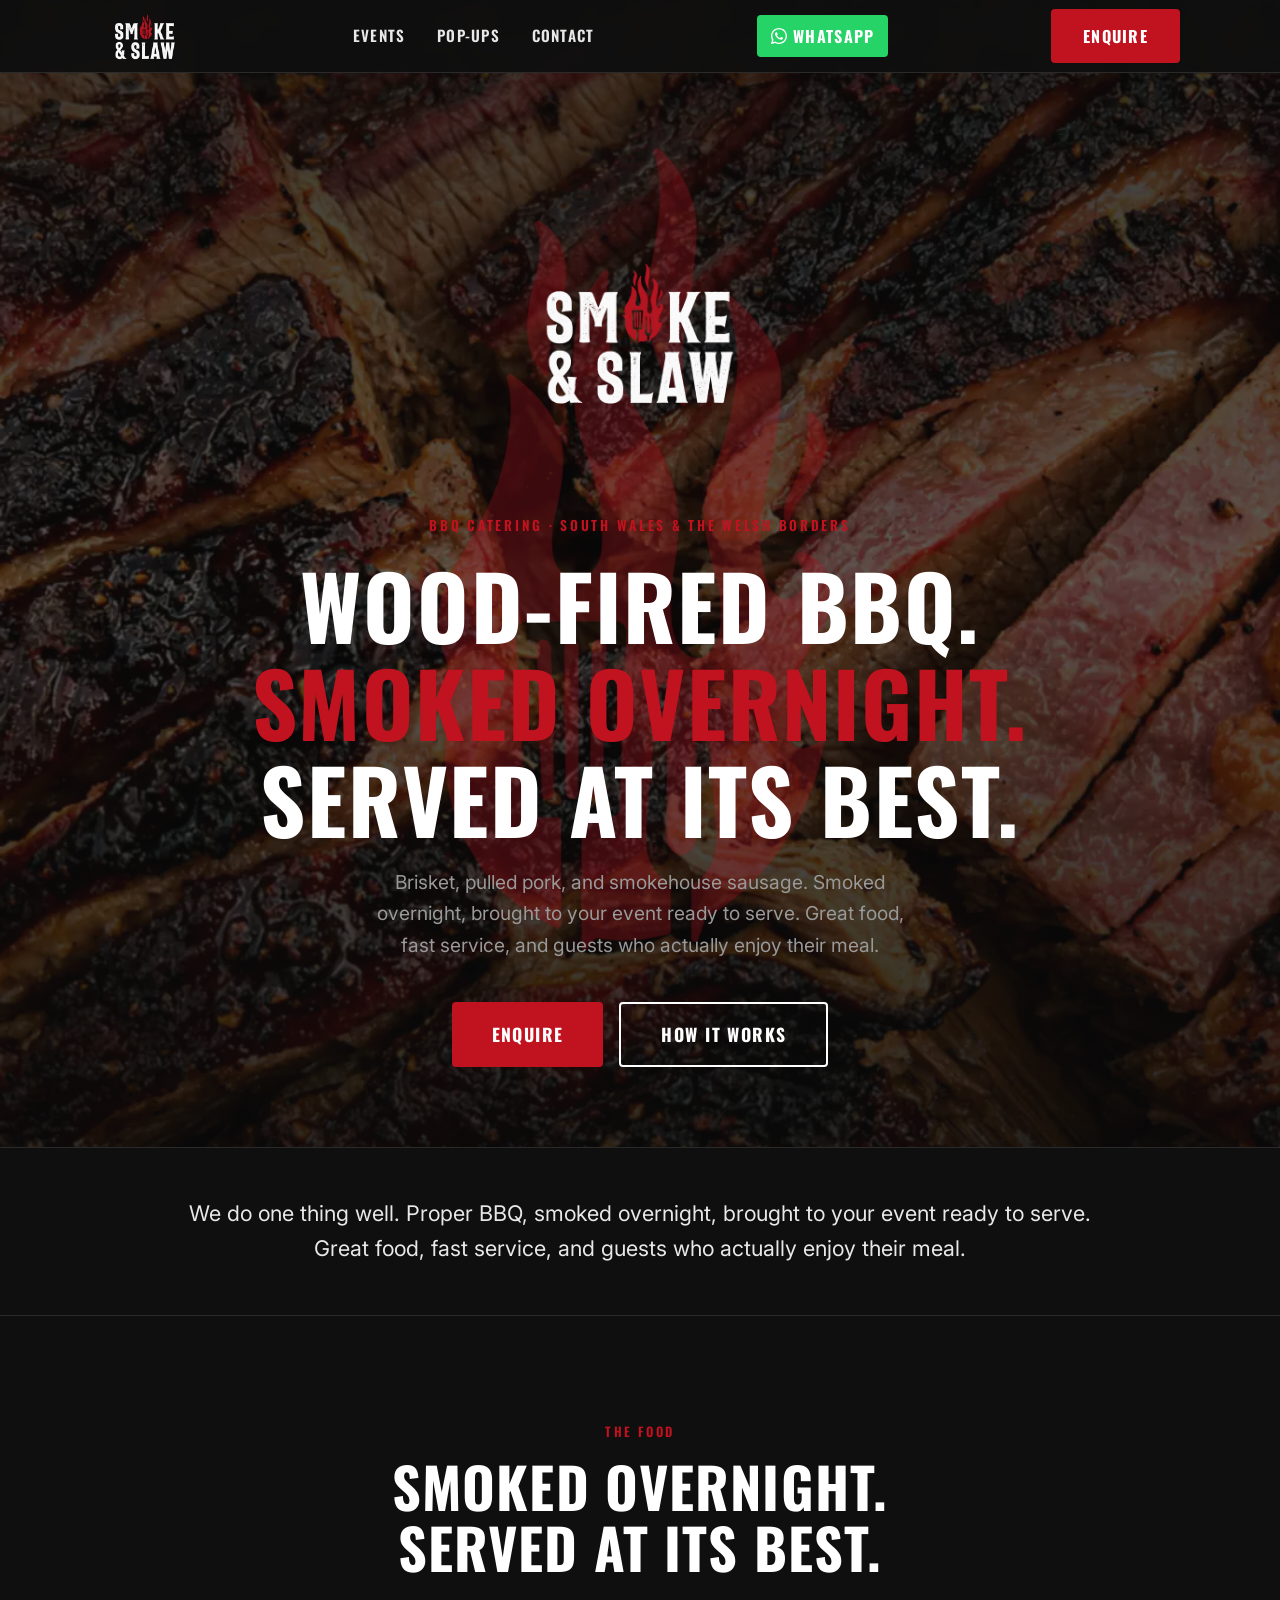
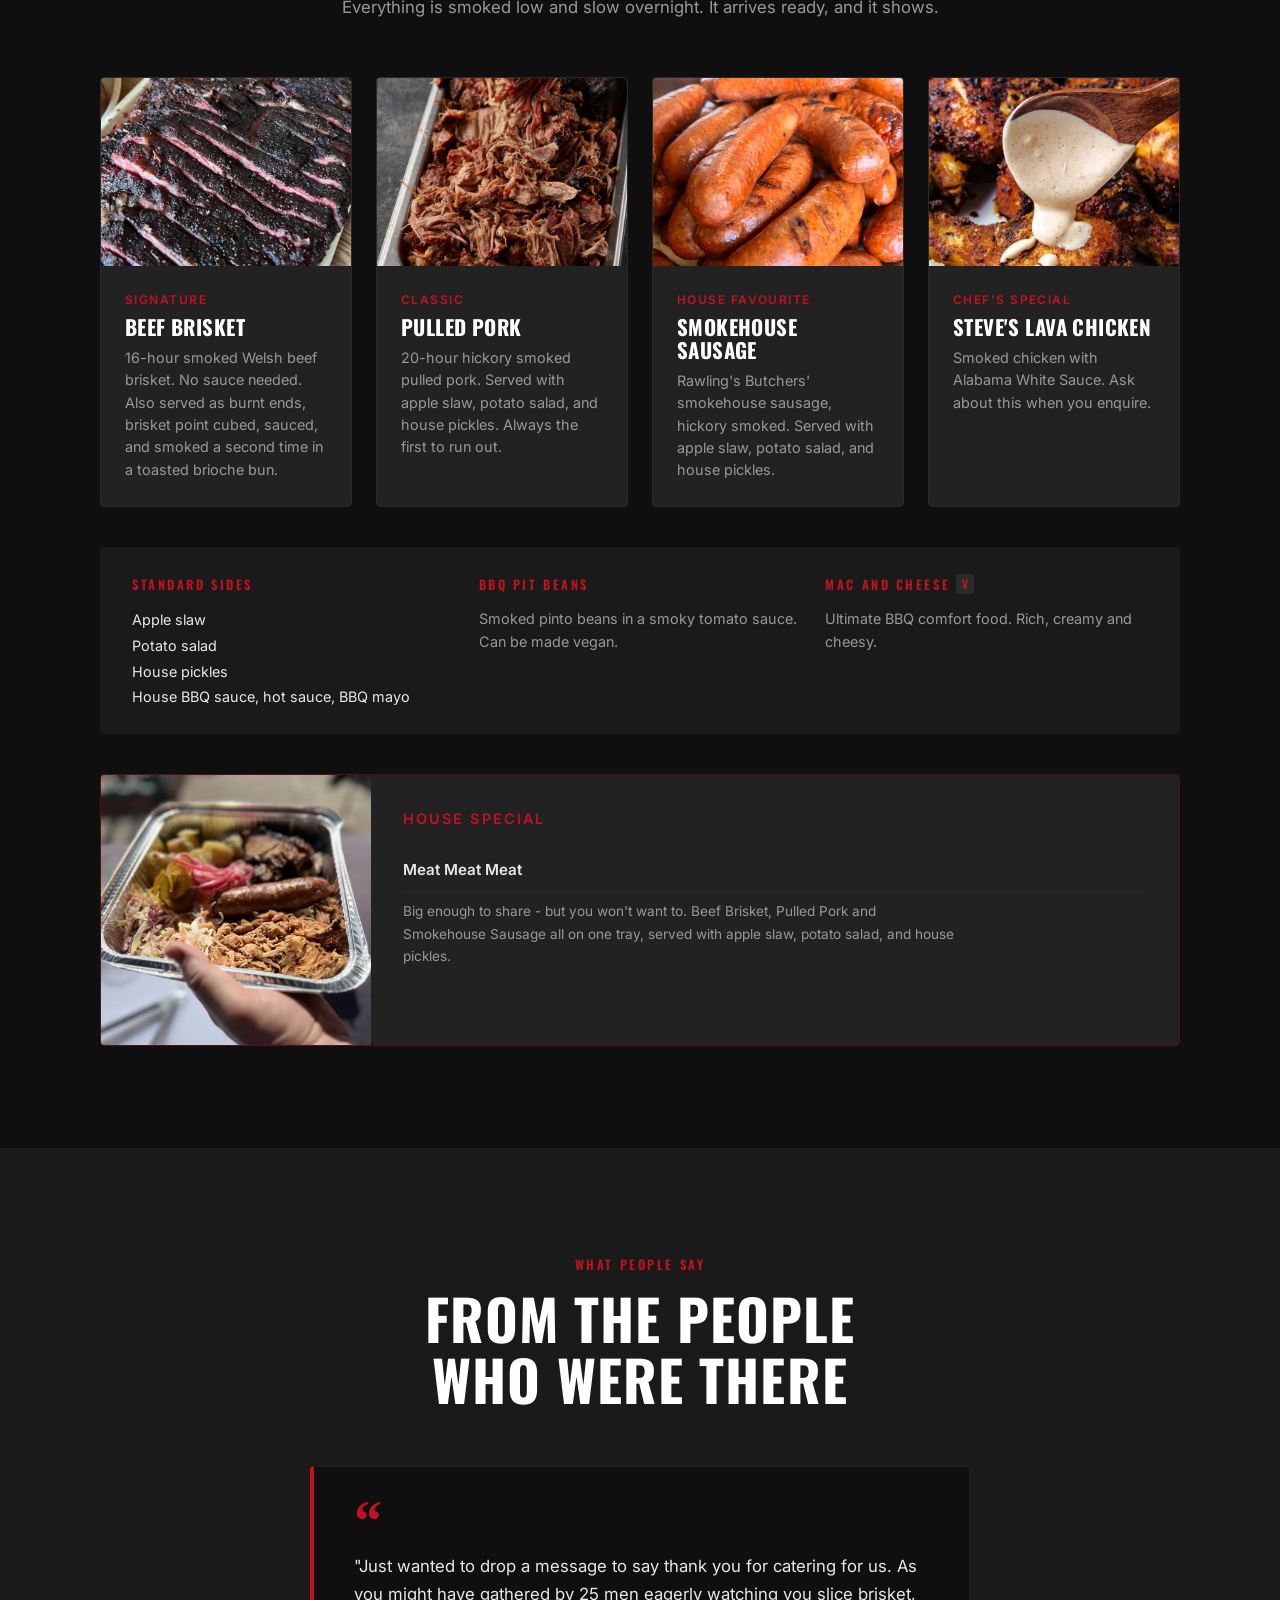
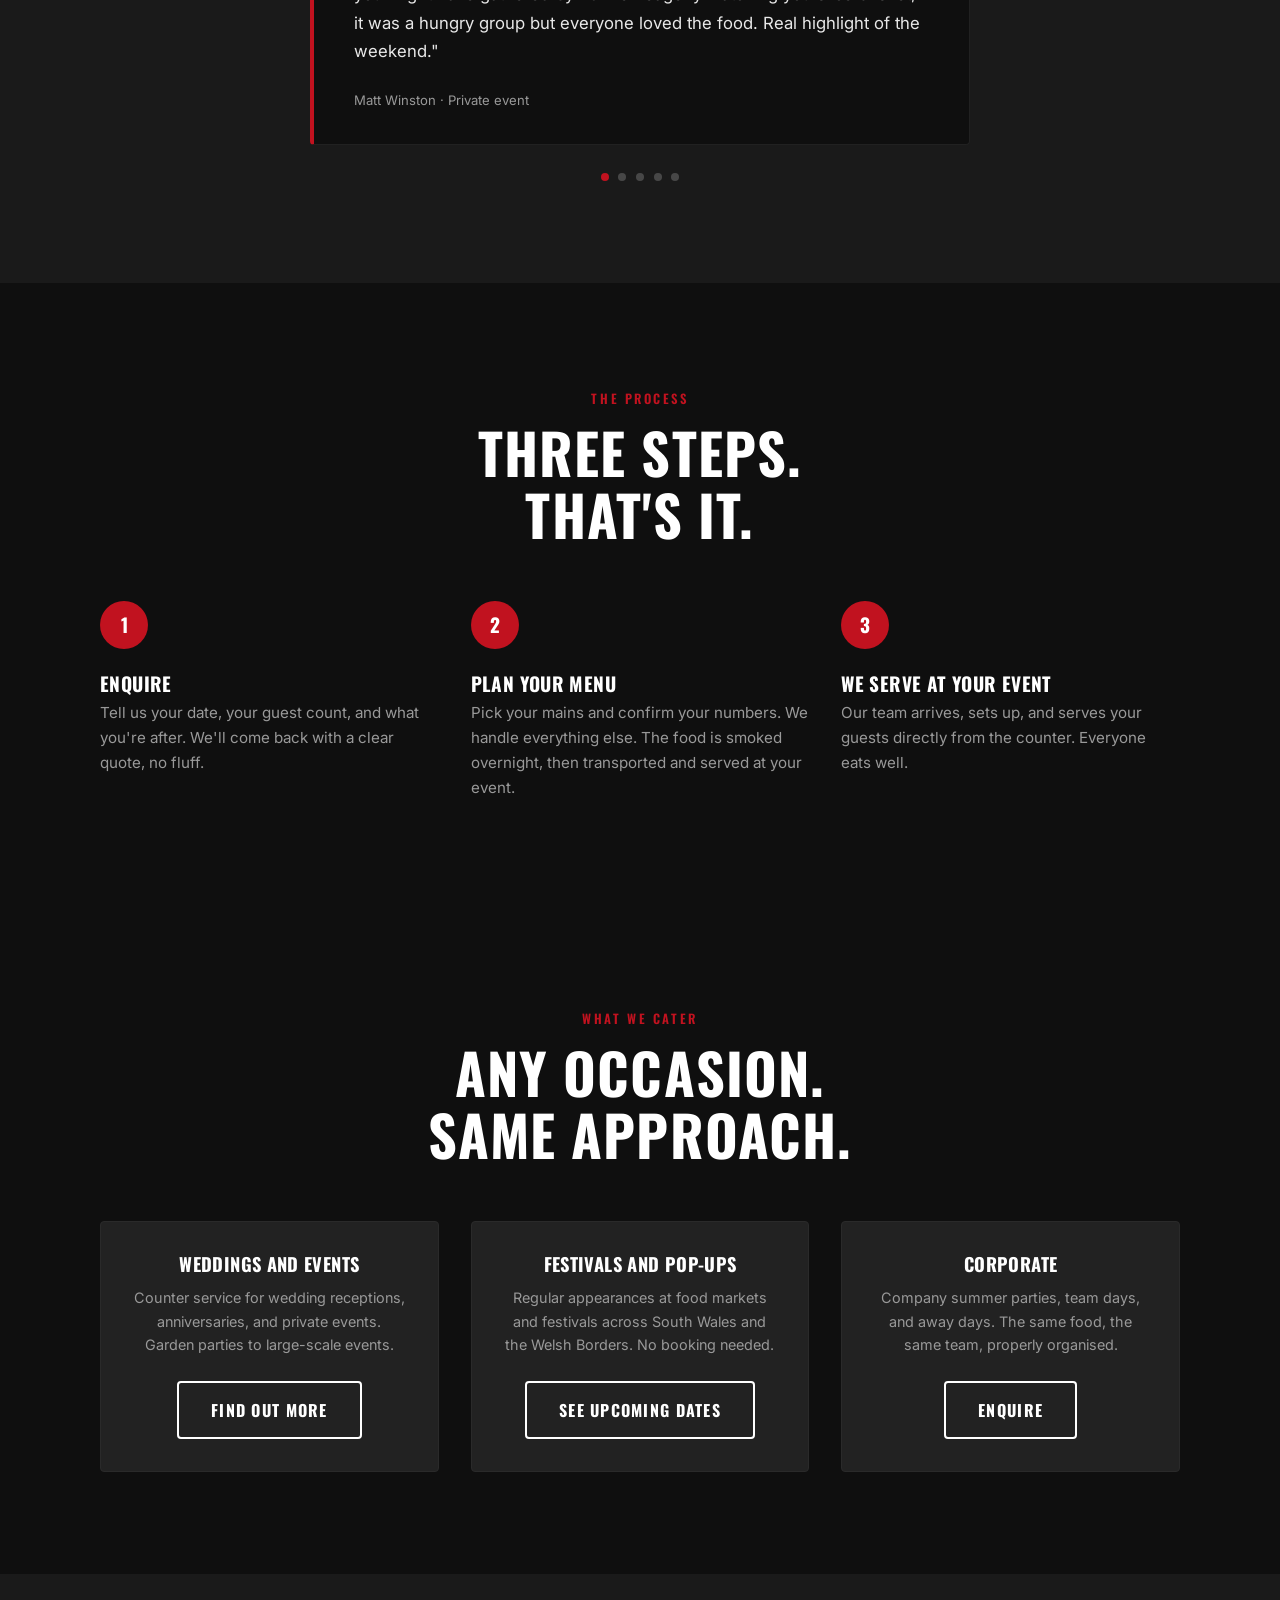
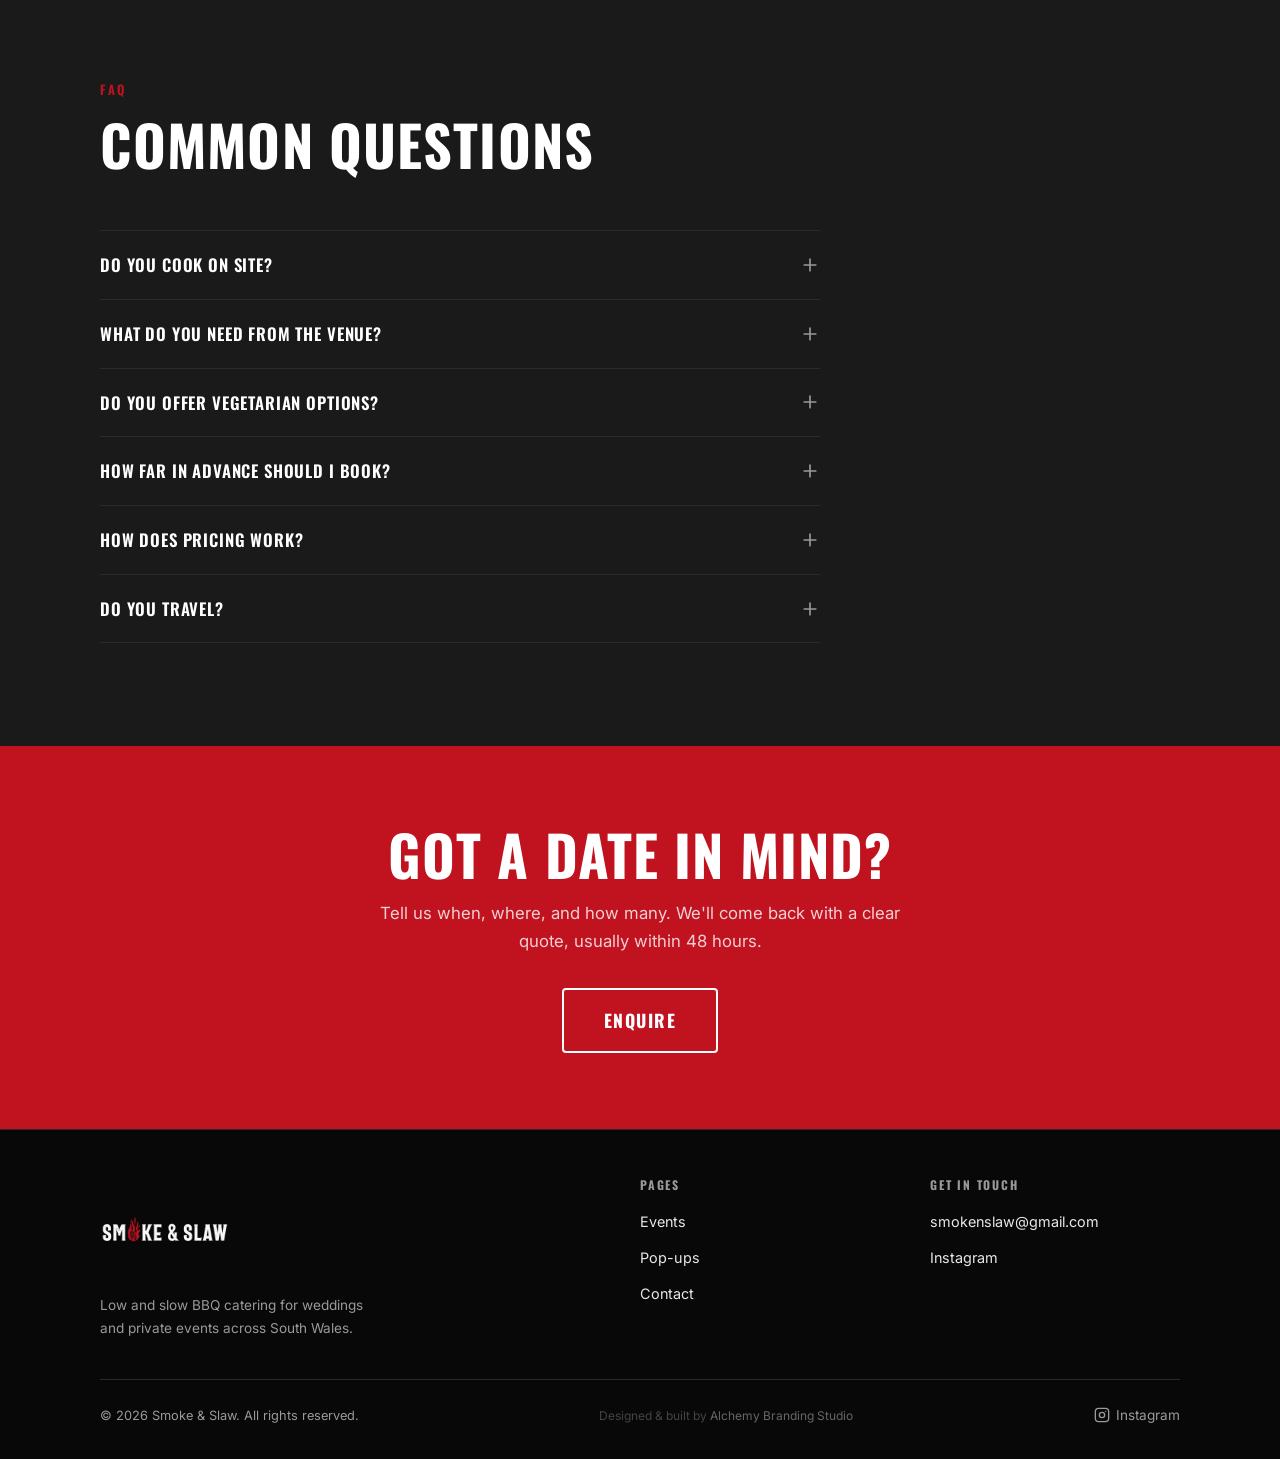
<file: index.html>
﻿<!DOCTYPE html>
<html lang="en">
<head>
  <meta charset="UTF-8" />
  <meta name="viewport" content="width=device-width, initial-scale=1.0" />
  <title>Smoke & Slaw - BBQ Catering for Weddings & Events</title>
  <meta name="description" content="Low and slow BBQ catering for weddings and private events across South Wales. Brisket, pulled pork, sausage. No fuss, proper food." />
  <meta name="google-site-verification" content="1n2yQBRRlVRESEU1yZR7p3iO7G1zE1HWLxvRaysqRQg" />
  <link rel="icon" type="image/png" sizes="192x192" href="assets/favicon-192.png" />
  <link rel="apple-touch-icon" href="assets/apple-touch-icon.png" />
  <link rel="preconnect" href="https://fonts.googleapis.com" />
  <link rel="preconnect" href="https://fonts.gstatic.com" crossorigin />
  <link href="https://fonts.googleapis.com/css2?family=Oswald:wght@600;700&family=Inter:wght@400;500;600&display=swap" rel="stylesheet" />
  <link rel="preload" as="image" href="assets/Beef_Brisket.webp" fetchpriority="high" />
  <link rel="stylesheet" href="css/styles.css" />
  <link rel="canonical" href="https://smokeandslaw.co.uk/" />
  <meta property="og:type" content="website" />
  <meta property="og:site_name" content="Smoke &amp; Slaw" />
  <meta property="og:url" content="https://smokeandslaw.co.uk/" />
  <meta property="og:title" content="Smoke &amp; Slaw — BBQ Catering for Weddings &amp; Events in South Wales" />
  <meta property="og:description" content="Low and slow BBQ catering for weddings and private events across South Wales. Brisket, pulled pork, sausage. No fuss, proper food." />
  <meta property="og:image" content="https://smokeandslaw.co.uk/assets/og-share.jpg" />
  <meta name="twitter:card" content="summary_large_image" />
  <meta name="twitter:title" content="Smoke &amp; Slaw — BBQ Catering for Weddings &amp; Events in South Wales" />
  <meta name="twitter:description" content="Low and slow BBQ catering for weddings and private events across South Wales. Brisket, pulled pork, sausage. No fuss, proper food." />
  <meta name="twitter:image" content="https://smokeandslaw.co.uk/assets/og-share.jpg" />
  <script type="application/ld+json">
  {
    "@context": "https://schema.org",
    "@type": ["LocalBusiness", "FoodEstablishment"],
    "name": "Smoke & Slaw",
    "description": "Low and slow BBQ catering for weddings and private events across South Wales. Brisket, pulled pork, smokehouse sausage.",
    "url": "https://smokeandslaw.co.uk",
    "telephone": "+447825082994",
    "email": "smokenslaw@gmail.com",
    "address": {
      "@type": "PostalAddress",
      "streetAddress": "38 North Street",
      "addressLocality": "Abergavenny",
      "addressRegion": "Wales",
      "postalCode": "NP7 7ED",
      "addressCountry": "GB"
    },
    "servesCuisine": "BBQ",
    "priceRange": "££",
    "areaServed": "South Wales and the Welsh Borders",
    "sameAs": ["https://instagram.com/smoke_n_slaw"],
    "hasMap": "https://smokeandslaw.co.uk"
  }
  </script>
  <script type="application/ld+json">
  {
    "@context": "https://schema.org",
    "@type": "FAQPage",
    "mainEntity": [
      {
        "@type": "Question",
        "name": "Do you cook on site?",
        "acceptedAnswer": {
          "@type": "Answer",
          "text": "No. Everything is smoked overnight and brought ready to serve. The only thing we do on site is toast the buns."
        }
      },
      {
        "@type": "Question",
        "name": "What do you need from the venue?",
        "acceptedAnswer": {
          "@type": "Answer",
          "text": "Space inside or outside, plus access to electricity. We bring our own gazebo."
        }
      },
      {
        "@type": "Question",
        "name": "Do you offer vegetarian options?",
        "acceptedAnswer": {
          "@type": "Answer",
          "text": "Yes. Mac and cheese is available as a vegetarian option. For vegans, the BBQ pit beans and vegetable jambalaya are both vegan. The full sides menu, including apple slaw, potato salad, and house pickles, is also vegetarian-friendly. Flag numbers when you enquire and we'll make sure everyone is looked after."
        }
      },
      {
        "@type": "Question",
        "name": "How far in advance should I book?",
        "acceptedAnswer": {
          "@type": "Answer",
          "text": "For parties, 4 to 8 weeks ahead where possible. For weddings, at least 3 to 6 months, particularly for summer weekends."
        }
      },
      {
        "@type": "Question",
        "name": "How does pricing work?",
        "acceptedAnswer": {
          "@type": "Answer",
          "text": "Pricing is based on guest numbers and menu. You get a quick, clear quote after your enquiry. No hidden costs."
        }
      },
      {
        "@type": "Question",
        "name": "Do you travel?",
        "acceptedAnswer": {
          "@type": "Answer",
          "text": "Yes, within roughly an hour's drive of Abergavenny."
        }
      }
    ]
  }
  </script>
</head>
<body>

  <!-- HEADER -->
  <header class="site-header">
    <div class="container">
      <div class="header-inner">
        <a href="index.html" class="header-logo" aria-label="Smoke & Slaw home">
          <img decoding="async" src="assets/logo-primary.webp" alt="Smoke & Slaw" />
        </a>

        <nav class="nav-links" aria-label="Main navigation">
          <a href="events.html">Events</a>
          <a href="popups.html">Pop-ups</a>
          <a href="contact.html">Contact</a>
        </nav>

        <a href="https://wa.me/447825082994" target="_blank" rel="noopener" class="btn nav-whatsapp" aria-label="WhatsApp us" style="display:flex;align-items:center;gap:0.4rem;padding:0.5rem 0.85rem;background:#25D366;color:#fff;border:none;"><svg width="16" height="16" viewBox="0 0 24 24" fill="currentColor" xmlns="http://www.w3.org/2000/svg"><path d="M17.472 14.382c-.297-.149-1.758-.867-2.03-.967-.273-.099-.471-.148-.67.15-.197.297-.767.966-.94 1.164-.173.199-.347.223-.644.075-.297-.15-1.255-.463-2.39-1.475-.883-.788-1.48-1.761-1.653-2.059-.173-.297-.018-.458.13-.606.134-.133.298-.347.446-.52.149-.174.198-.298.298-.497.099-.198.05-.371-.025-.52-.075-.149-.669-1.612-.916-2.207-.242-.579-.487-.5-.669-.51-.173-.008-.371-.01-.57-.01-.198 0-.52.074-.792.372-.272.297-1.04 1.016-1.04 2.479 0 1.462 1.065 2.875 1.213 3.074.149.198 2.096 3.2 5.077 4.487.709.306 1.262.489 1.694.625.712.227 1.36.195 1.871.118.571-.085 1.758-.719 2.006-1.413.248-.694.248-1.289.173-1.413-.074-.124-.272-.198-.57-.347z"/><path d="M12 0C5.373 0 0 5.373 0 12c0 2.127.558 4.126 1.532 5.862L.057 23.428a.5.5 0 00.609.61l5.703-1.49A11.943 11.943 0 0012 24c6.627 0 12-5.373 12-12S18.627 0 12 0zm0 21.938a9.928 9.928 0 01-5.036-1.368l-.361-.214-3.737.977.999-3.645-.235-.374A9.938 9.938 0 012.062 12C2.062 6.509 6.509 2.062 12 2.062S21.938 6.509 21.938 12 17.491 21.938 12 21.938z"/></svg>WhatsApp</a>
        <a href="contact.html" class="btn btn--primary nav-cta">Enquire</a>

        <button class="nav-toggle" aria-label="Open menu" aria-expanded="false">
          <span></span>
          <span></span>
          <span></span>
        </button>
      </div>
    </div>
  </header>

  <!-- MOBILE MENU -->
  <nav class="mobile-menu" aria-label="Mobile navigation">
    <a href="events.html">Events</a>
    <a href="popups.html">Pop-ups</a>
    <a href="contact.html">Contact</a>
    <a href="contact.html" class="btn btn--primary btn--lg">Enquire</a>
  </nav>

  <main>

    <!-- HERO -->
    <section class="hero">
      <img decoding="async" src="assets/icon.webp" alt="" class="hero-icon-overlay" aria-hidden="true" />
      <div class="container">
        <div class="hero-content">
          <div class="hero-logo">
            <img fetchpriority="high" decoding="async" src="assets/logo-primary.webp" alt="Smoke & Slaw" />
          </div>
          <span class="hero-eyebrow">BBQ Catering · South Wales &amp; the Welsh Borders</span>
          <h1>Wood-fired BBQ.<br><em>Smoked overnight.</em><br>Served at its best.</h1>
          <p class="hero-sub">Brisket, pulled pork, and smokehouse sausage. Smoked overnight, brought to your event ready to serve. Great food, fast service, and guests who actually enjoy their meal.</p>
          <div class="hero-actions">
            <a href="contact.html" class="btn btn--primary btn--lg">Enquire</a>
            <a href="events.html" class="btn btn--outline btn--lg">How it works</a>
          </div>
        </div>
      </div>
    </section>

    <!-- INTRO STRIP -->
    <div class="intro-strip">
      <div class="container">
        <p>We do one thing well. Proper BBQ, smoked overnight, brought to your event ready to serve. Great food, fast service, and guests who actually enjoy their meal.</p>
      </div>
    </div>

    <!-- FOOD SECTION -->
    <section class="section">
      <div class="container">
        <div class="section-header section-header--center">
          <span class="section-label">The food</span>
          <h2>Smoked overnight.<br>Served at its best.</h2>
          <p>Everything is smoked low and slow overnight. It arrives ready, and it shows.</p>
        </div>

        <div class="food-grid" style="grid-template-columns: repeat(auto-fit, minmax(220px, 1fr));">

          <article class="food-card">
            <img loading="lazy" decoding="async" class="food-card__img" src="images/wedding-brisket-sliced.webp" alt="Beef Brisket" />
            <div class="food-card__body">
              <p class="food-card__tag">Signature</p>
              <h3 class="food-card__title">Beef Brisket</h3>
              <p class="food-card__desc">16-hour smoked Welsh beef brisket. No sauce needed. Also served as burnt ends, brisket point cubed, sauced, and smoked a second time in a toasted brioche bun.</p>
            </div>
          </article>

          <article class="food-card">
            <img loading="lazy" decoding="async" class="food-card__img" src="images/traditional-barbecue-pulled-pork-slow-cooked-pulled-pork-shoulder-juicy-pork-meat-cooked-smoker.webp" alt="Pulled Pork" />
            <div class="food-card__body">
              <p class="food-card__tag">Classic</p>
              <h3 class="food-card__title">Pulled Pork</h3>
              <p class="food-card__desc">20-hour hickory smoked pulled pork. Served with apple slaw, potato salad, and house pickles. Always the first to run out.</p>
            </div>
          </article>

          <article class="food-card">
            <img loading="lazy" decoding="async" class="food-card__img" src="images/wedding-sausages.webp" alt="Smokehouse Sausage" />
            <div class="food-card__body">
              <p class="food-card__tag">House favourite</p>
              <h3 class="food-card__title">Smokehouse Sausage</h3>
              <p class="food-card__desc">Rawling's Butchers' smokehouse sausage, hickory smoked. Served with apple slaw, potato salad, and house pickles.</p>
            </div>
          </article>

          <article class="food-card">
            <img loading="lazy" decoding="async" class="food-card__img" src="images/lava-chicken.webp" alt="Steve's Lava Chicken" style="object-position:center 70%;" />
            <div class="food-card__body">
              <p class="food-card__tag">Chef's special</p>
              <h3 class="food-card__title">Steve's Lava Chicken</h3>
              <p class="food-card__desc">Smoked chicken with Alabama White Sauce. Ask about this when you enquire.</p>
            </div>
          </article>

        </div>

        <!-- SIDES -->
        <div style="margin-top:2.5rem; padding:1.5rem 2rem; background:var(--bg-alt); border-radius:4px; display:grid; grid-template-columns:repeat(auto-fit, minmax(200px, 1fr)); gap:1.5rem;">
          <div>
            <p class="section-label" style="margin-bottom:0.75rem;">Standard sides</p>
            <p style="font-size:0.9rem; color:var(--off-white); line-height:1.8;">Apple slaw<br>Potato salad<br>House pickles<br>House BBQ sauce, hot sauce, BBQ mayo</p>
          </div>
          <div>
            <p class="section-label" style="margin-bottom:0.75rem;">BBQ pit beans</p>
            <p style="font-size:0.9rem; color:var(--muted);">Smoked pinto beans in a smoky tomato sauce. Can be made vegan.</p>
          </div>
          <div>
            <p class="section-label" style="margin-bottom:0.75rem;">Mac and cheese <span style="font-size:0.75rem; background:rgba(255,255,255,0.08); padding:0.1em 0.5em; border-radius:3px; letter-spacing:0;">V</span></p>
            <p style="font-size:0.9rem; color:var(--muted);">Ultimate BBQ comfort food. Rich, creamy and cheesy.</p>
          </div>
        </div>

        <!-- HOUSE SPECIAL -->
        <div class="house-special">
          <img loading="lazy" decoding="async" src="images/meat-meat-meat-tray.webp" alt="Meat Meat Meat" />
          <div class="menu-section" style="border:none;">
            <p class="menu-section__label" style="color:var(--red);">House special</p>
            <div class="menu-item">
              <span class="menu-item__name" style="font-weight:600;">Meat Meat Meat</span>
            </div>
            <p style="margin-top:0.5rem; font-size:0.85rem; color:var(--muted);">Big enough to share - but you won't want to. Beef Brisket, Pulled Pork and Smokehouse Sausage all on one tray, served with apple slaw, potato salad, and house pickles.</p>
          </div>
        </div>

      </div>
    </section>

    <!-- TESTIMONIALS -->
    <section class="section section--alt">
      <div class="container">
        <div class="section-header section-header--center">
          <span class="section-label">What people say</span>
          <h2>From the people<br>who were there</h2>
        </div>

        <div class="testimonial-carousel" style="overflow:hidden; position:relative;">
          <div class="testimonial-track" style="display:flex; transition:transform 0.6s ease; will-change:transform;">

            <div style="min-width:100%; box-sizing:border-box;">
              <div style="max-width:660px; margin:0 auto; background:var(--bg); border:1px solid rgba(255,255,255,0.08); border-left:4px solid var(--red); border-radius:4px; padding:2rem 2.5rem;">
                <p style="font-size:1.05rem; color:var(--off-white); line-height:1.7; margin-bottom:1.5rem;">"Just wanted to drop a message to say thank you for catering for us. As you might have gathered by 25 men eagerly watching you slice brisket, it was a hungry group but everyone loved the food. Real highlight of the weekend."</p>
                <p style="font-size:0.82rem; color:var(--muted);">Matt Winston &middot; Private event</p>
              </div>
            </div>

            <div style="min-width:100%; box-sizing:border-box;">
              <div style="max-width:660px; margin:0 auto; background:var(--bg); border:1px solid rgba(255,255,255,0.08); border-left:4px solid var(--red); border-radius:4px; padding:2rem 2.5rem;">
                <p style="font-size:1.05rem; color:var(--off-white); line-height:1.7; margin-bottom:1.5rem;">"I drove from Cardiff to try this place out. It's honestly one of the best BBQs I've ever had and you can really tell a lot of work and passion has gone into making the food really special. Steve and Emma were also really nice and accommodating. I'll definitely be back."</p>
                <p style="font-size:0.82rem; color:var(--muted);">Steffan Cusano &middot; Pop-up customer</p>
              </div>
            </div>

            <div style="min-width:100%; box-sizing:border-box;">
              <div style="max-width:660px; margin:0 auto; background:var(--bg); border:1px solid rgba(255,255,255,0.08); border-left:4px solid var(--red); border-radius:4px; padding:2rem 2.5rem;">
                <p style="font-size:1.05rem; color:var(--off-white); line-height:1.7; margin-bottom:1.5rem;">"The best BBQ meat I've ever had. So tender and tasty, topped with perfect sides. We couldn't get enough. We'll be back, that's for sure."</p>
                <p style="font-size:0.82rem; color:var(--muted);">Astrid Roussel &middot; Pop-up customer</p>
              </div>
            </div>

            <div style="min-width:100%; box-sizing:border-box;">
              <div style="max-width:660px; margin:0 auto; background:var(--bg); border:1px solid rgba(255,255,255,0.08); border-left:4px solid var(--red); border-radius:4px; padding:2rem 2.5rem;">
                <p style="font-size:1.05rem; color:var(--off-white); line-height:1.7; margin-bottom:1.5rem;">"A really old school, homely family BBQ feel. The meat is tender, smoky, and juicy. The homemade BBQ sauce is to die for. Everything about this is amazing."</p>
                <p style="font-size:0.82rem; color:var(--muted);">Daniel Wheeler &middot; Pop-up customer</p>
              </div>
            </div>

            <div style="min-width:100%; box-sizing:border-box;">
              <div style="max-width:660px; margin:0 auto; background:var(--bg); border:1px solid rgba(255,255,255,0.08); border-left:4px solid var(--red); border-radius:4px; padding:2rem 2.5rem;">
                <p style="font-size:1.05rem; color:var(--off-white); line-height:1.7; margin-bottom:1.5rem;">"I've had two guests tell me they are still dreaming about the pork belly bites and I can't stop eating the leftover brisket. Best thing I have ever tasted."</p>
                <p style="font-size:0.82rem; color:var(--muted);">Alex &middot; Wedding</p>
              </div>
            </div>

          </div>

          <div class="testimonial-dots" style="display:flex; justify-content:center; gap:0.6rem; margin-top:1.75rem;">
            <button class="t-dot" aria-label="Testimonial 1"></button>
            <button class="t-dot" aria-label="Testimonial 2"></button>
            <button class="t-dot" aria-label="Testimonial 3"></button>
            <button class="t-dot" aria-label="Testimonial 4"></button>
            <button class="t-dot" aria-label="Testimonial 5"></button>
          </div>
        </div>

      </div>
    </section>

    <!-- HOW IT WORKS -->
    <section class="section">
      <div class="container">
        <div class="section-header section-header--center">
          <span class="section-label">The process</span>
          <h2>Three steps.<br>That's it.</h2>
        </div>

        <div class="steps">
          <div class="step">
            <div class="step__number">1</div>
            <div class="step__body">
              <h3>Enquire</h3>
              <p>Tell us your date, your guest count, and what you're after. We'll come back with a clear quote, no fluff.</p>
            </div>
          </div>

          <div class="step">
            <div class="step__number">2</div>
            <div class="step__body">
              <h3>Plan your menu</h3>
              <p>Pick your mains and confirm your numbers. We handle everything else. The food is smoked overnight, then transported and served at your event.</p>
            </div>
          </div>

          <div class="step">
            <div class="step__number">3</div>
            <div class="step__body">
              <h3>We serve at your event</h3>
              <p>Our team arrives, sets up, and serves your guests directly from the counter. Everyone eats well.</p>
            </div>
          </div>
        </div>
      </div>
    </section>

    <!-- PHOTO GRID – hidden until Instagram account is set up -->
    <section class="section section--alt" hidden>
      <div class="container">
        <div class="section-header section-header--center">
          <span class="section-label">See it in action</span>
          <h2>Real food.<br>Real events.</h2>
          <p>From weddings to street food markets across South Wales and the Welsh Borders.</p>
        </div>

        <div class="social-grid" style="margin-bottom: 2rem;">
          <div class="social-grid__item"><img loading="lazy" decoding="async" src="images/IMG_0018.webp" alt="Smoke & Slaw at an event" /></div>
          <div class="social-grid__item"><img loading="lazy" decoding="async" src="images/IMG_0019.webp" alt="Smoke & Slaw food" /></div>
          <div class="social-grid__item"><img loading="lazy" decoding="async" src="images/IMG_0056.webp" alt="Smoke & Slaw service" /></div>
          <div class="social-grid__item"><img loading="lazy" decoding="async" src="images/IMG_0057.webp" alt="Smoke & Slaw event" /></div>
          <div class="social-grid__item"><img loading="lazy" decoding="async" src="images/IMG_9043.webp" alt="Smoke & Slaw BBQ" /></div>
          <div class="social-grid__item"><img loading="lazy" decoding="async" src="images/IMG_9108.webp" alt="Smoke & Slaw food" /></div>
        </div>

        <div class="flex-center">
          <a href="https://instagram.com/smoke_n_slaw" target="_blank" rel="noopener" class="btn btn--outline">
            <svg width="16" height="16" viewBox="0 0 24 24" fill="none" stroke="currentColor" stroke-width="2" stroke-linecap="round" stroke-linejoin="round"><rect x="2" y="2" width="20" height="20" rx="5"/><circle cx="12" cy="12" r="4"/><circle cx="17.5" cy="6.5" r="1" fill="currentColor" stroke="none"/></svg>
            @smoke_n_slaw
          </a>
        </div>
      </div>
    </section>

    <!-- WHAT WE CATER -->
    <section class="section">
      <div class="container">
        <div class="section-header section-header--center">
          <span class="section-label">What we cater</span>
          <h2>Any occasion.<br>Same approach.</h2>
        </div>

        <div class="grid-3">
          <div class="menu-section" style="padding:2rem; text-align:center;">
            <h3 style="font-size:1.15rem; margin-bottom:0.75rem;">Weddings and events</h3>
            <p style="font-size:0.9rem; color:var(--muted); margin-bottom:1.5rem;">Counter service for wedding receptions, anniversaries, and private events. Garden parties to large-scale events.</p>
            <a href="events.html" class="btn btn--outline">Find out more</a>
          </div>
          <div class="menu-section" style="padding:2rem; text-align:center;">
            <h3 style="font-size:1.15rem; margin-bottom:0.75rem;">Festivals and pop-ups</h3>
            <p style="font-size:0.9rem; color:var(--muted); margin-bottom:1.5rem;">Regular appearances at food markets and festivals across South Wales and the Welsh Borders. No booking needed.</p>
            <a href="popups.html" class="btn btn--outline">See upcoming dates</a>
          </div>
          <div class="menu-section" style="padding:2rem; text-align:center;">
            <h3 style="font-size:1.15rem; margin-bottom:0.75rem;">Corporate</h3>
            <p style="font-size:0.9rem; color:var(--muted); margin-bottom:1.5rem;">Company summer parties, team days, and away days. The same food, the same team, properly organised.</p>
            <a href="contact.html" class="btn btn--outline">Enquire</a>
          </div>
        </div>
      </div>
    </section>

    <!-- FAQ -->
    <section class="section section--alt">
      <div class="container">
        <div class="section-header">
          <span class="section-label">FAQ</span>
          <h2>Common questions</h2>
        </div>

        <div class="faq-list" style="max-width:720px;">

          <div class="faq-item">
            <button class="faq-question">
              Do you cook on site?
              <svg viewBox="0 0 24 24" fill="none" stroke-width="2" stroke-linecap="round" stroke-linejoin="round"><line x1="12" y1="5" x2="12" y2="19"/><line x1="5" y1="12" x2="19" y2="12"/></svg>
            </button>
            <div class="faq-answer">
              <p>No. Everything is smoked overnight and brought ready to serve. The only thing we do on site is toast the buns.</p>
            </div>
          </div>

          <div class="faq-item">
            <button class="faq-question">
              What do you need from the venue?
              <svg viewBox="0 0 24 24" fill="none" stroke-width="2" stroke-linecap="round" stroke-linejoin="round"><line x1="12" y1="5" x2="12" y2="19"/><line x1="5" y1="12" x2="19" y2="12"/></svg>
            </button>
            <div class="faq-answer">
              <p>Space inside or outside, plus access to electricity. We bring our own gazebo.</p>
            </div>
          </div>

          <div class="faq-item">
            <button class="faq-question">
              Do you offer vegetarian options?
              <svg viewBox="0 0 24 24" fill="none" stroke-width="2" stroke-linecap="round" stroke-linejoin="round"><line x1="12" y1="5" x2="12" y2="19"/><line x1="5" y1="12" x2="19" y2="12"/></svg>
            </button>
            <div class="faq-answer">
              <p>Yes. Mac and cheese is available as a vegetarian option. For vegans, the BBQ pit beans and vegetable jambalaya are both vegan. The full sides menu, including apple slaw, potato salad, and house pickles, is also vegetarian-friendly. Flag numbers when you enquire and we'll make sure everyone is looked after.</p>
            </div>
          </div>

          <div class="faq-item">
            <button class="faq-question">
              How far in advance should I book?
              <svg viewBox="0 0 24 24" fill="none" stroke-width="2" stroke-linecap="round" stroke-linejoin="round"><line x1="12" y1="5" x2="12" y2="19"/><line x1="5" y1="12" x2="19" y2="12"/></svg>
            </button>
            <div class="faq-answer">
              <p>For parties, 4 to 8 weeks ahead where possible. For weddings, at least 3 to 6 months, particularly for summer weekends.</p>
            </div>
          </div>

          <div class="faq-item">
            <button class="faq-question">
              How does pricing work?
              <svg viewBox="0 0 24 24" fill="none" stroke-width="2" stroke-linecap="round" stroke-linejoin="round"><line x1="12" y1="5" x2="12" y2="19"/><line x1="5" y1="12" x2="19" y2="12"/></svg>
            </button>
            <div class="faq-answer">
              <p>Pricing is based on guest numbers and menu. You get a quick, clear quote after your enquiry. No hidden costs.</p>
            </div>
          </div>

          <div class="faq-item">
            <button class="faq-question">
              Do you travel?
              <svg viewBox="0 0 24 24" fill="none" stroke-width="2" stroke-linecap="round" stroke-linejoin="round"><line x1="12" y1="5" x2="12" y2="19"/><line x1="5" y1="12" x2="19" y2="12"/></svg>
            </button>
            <div class="faq-answer">
              <p>Yes, within roughly an hour's drive of Abergavenny.</p>
            </div>
          </div>

        </div>
      </div>
    </section>

    <!-- CTA BAND -->
    <section class="cta-band">
      <div class="container">
        <h2>Got a date in mind?</h2>
        <p>Tell us when, where, and how many. We'll come back with a clear quote, usually within 48 hours.</p>
        <a href="contact.html" class="btn btn--outline btn--lg">Enquire</a>
      </div>
    </section>

  </main>

  <!-- FOOTER -->
  <footer class="site-footer">
    <div class="container">
      <div class="footer-inner">
        <div class="footer-brand">
          <img loading="lazy" decoding="async" src="assets/logo-secondary.webp" alt="Smoke & Slaw" />
          <p>Low and slow BBQ catering for weddings and private events across South Wales.</p>
        </div>

        <nav class="footer-nav" aria-label="Footer navigation">
          <h4>Pages</h4>
          <ul>
            <li><a href="events.html">Events</a></li>
            <li><a href="popups.html">Pop-ups</a></li>
            <li><a href="contact.html">Contact</a></li>
          </ul>
        </nav>

        <div class="footer-nav">
          <h4>Get in touch</h4>
          <ul>
            <li><a href="mailto:smokenslaw@gmail.com">smokenslaw@gmail.com</a></li>
            <li>
              <a href="https://instagram.com/smoke_n_slaw" target="_blank" rel="noopener">Instagram</a>
            </li>
          </ul>
        </div>
      </div>

      <div class="footer-bottom">
        <p>&copy; 2026 Smoke &amp; Slaw. All rights reserved.</p>
        <p style="font-size:0.75rem; color:#444;">Designed &amp; built by <a href="https://alchemybranding.studio" target="_blank" rel="noopener" style="color:#666; text-decoration:none; transition:color 0.2s;" onmouseover="this.style.color='#C1121F'" onmouseout="this.style.color='#666'">Alchemy Branding Studio</a></p>
        <div class="social-links">
          <a href="https://instagram.com/smoke_n_slaw" target="_blank" rel="noopener" class="social-link">
            <svg width="16" height="16" viewBox="0 0 24 24" fill="none" stroke="currentColor" stroke-width="2" stroke-linecap="round" stroke-linejoin="round"><rect x="2" y="2" width="20" height="20" rx="5"/><circle cx="12" cy="12" r="4"/><circle cx="17.5" cy="6.5" r="1" fill="currentColor" stroke="none"/></svg>
            Instagram
          </a>
        </div>
      </div>
    </div>
  </footer>

  <script defer src="js/main.js"></script>
</body>
</html>
</file>
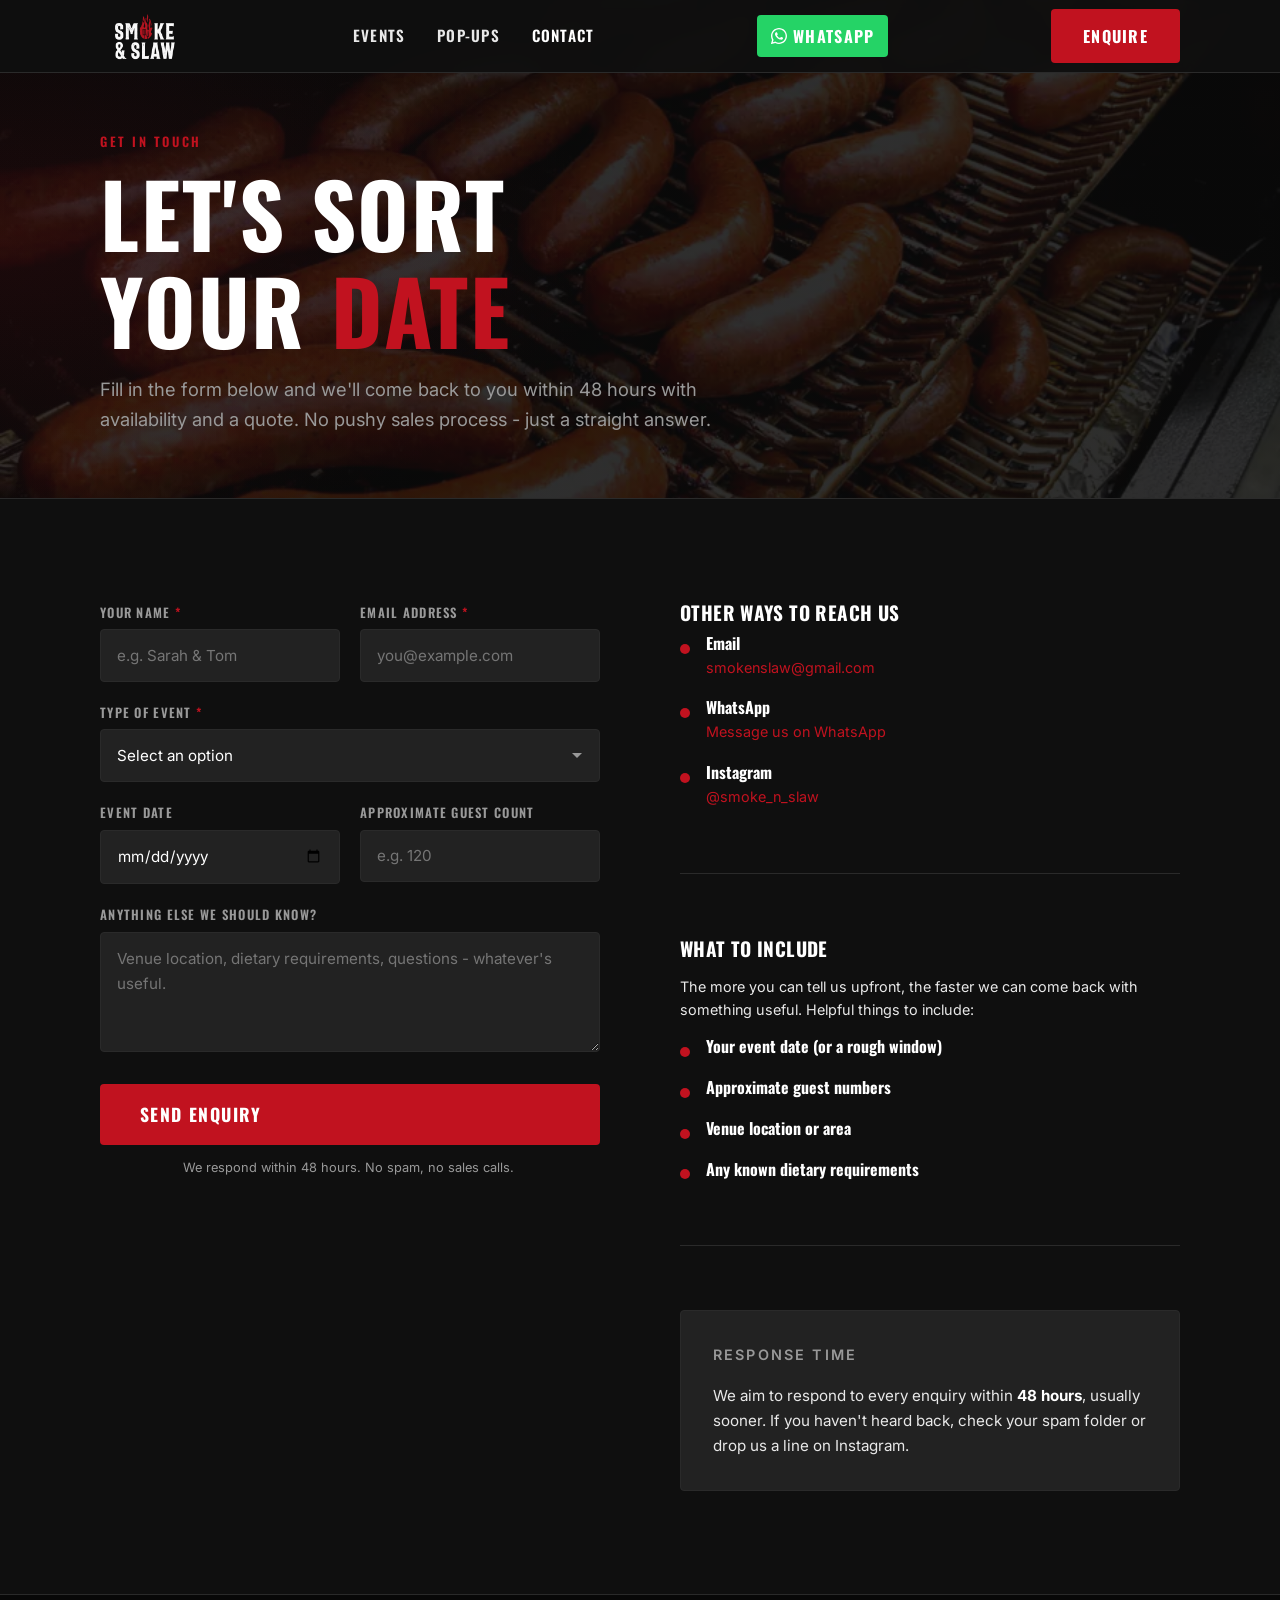
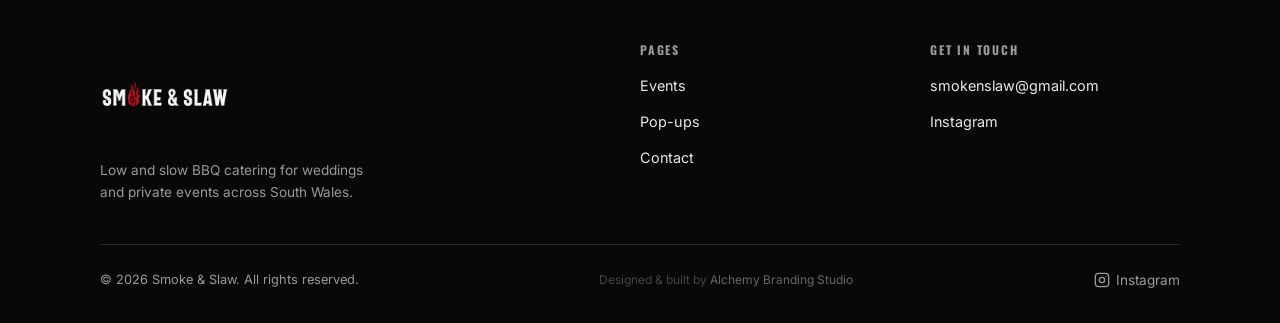
<file: contact.html>
﻿<!DOCTYPE html>
<html lang="en">
<head>
  <meta charset="UTF-8" />
  <meta name="viewport" content="width=device-width, initial-scale=1.0" />
  <title>Enquire - Smoke &amp; Slaw</title>
  <meta name="description" content="Get in touch for a quote for your wedding or event. We'll come back within 48 hours." />
  <link rel="icon" type="image/png" sizes="192x192" href="assets/favicon-192.png" />
  <link rel="apple-touch-icon" href="assets/apple-touch-icon.png" />
  <link rel="preconnect" href="https://fonts.googleapis.com" />
  <link rel="preconnect" href="https://fonts.gstatic.com" crossorigin />
  <link href="https://fonts.googleapis.com/css2?family=Oswald:wght@600;700&family=Inter:wght@400;500;600&display=swap" rel="stylesheet" />
  <link rel="preload" as="image" href="assets/Sausages.webp" fetchpriority="high" />
  <link rel="stylesheet" href="css/styles.css" />
  <link rel="canonical" href="https://smokeandslaw.co.uk/contact.html" />
  <meta property="og:type" content="website" />
  <meta property="og:site_name" content="Smoke &amp; Slaw" />
  <meta property="og:url" content="https://smokeandslaw.co.uk/contact.html" />
  <meta property="og:title" content="Get in Touch — Smoke &amp; Slaw" />
  <meta property="og:description" content="Get in touch for a quote for your wedding or event. We'll come back within 48 hours." />
  <meta property="og:image" content="https://smokeandslaw.co.uk/assets/og-share.jpg" />
  <meta name="twitter:card" content="summary_large_image" />
  <meta name="twitter:title" content="Get in Touch — Smoke &amp; Slaw" />
  <meta name="twitter:description" content="Get in touch for a quote for your wedding or event. We'll come back within 48 hours." />
  <meta name="twitter:image" content="https://smokeandslaw.co.uk/assets/og-share.jpg" />
</head>
<body>

  <!-- HEADER -->
  <header class="site-header">
    <div class="container">
      <div class="header-inner">
        <a href="index.html" class="header-logo" aria-label="Smoke & Slaw home">
          <img decoding="async" src="assets/logo-primary.webp" alt="Smoke & Slaw" />
        </a>
        <nav class="nav-links" aria-label="Main navigation">
          <a href="events.html">Events</a>
          <a href="popups.html">Pop-ups</a>
          <a href="contact.html" class="active">Contact</a>
        </nav>
        <a href="https://wa.me/447825082994" target="_blank" rel="noopener" class="btn nav-whatsapp" aria-label="WhatsApp us" style="display:flex;align-items:center;gap:0.4rem;padding:0.5rem 0.85rem;background:#25D366;color:#fff;border:none;"><svg width="16" height="16" viewBox="0 0 24 24" fill="currentColor" xmlns="http://www.w3.org/2000/svg"><path d="M17.472 14.382c-.297-.149-1.758-.867-2.03-.967-.273-.099-.471-.148-.67.15-.197.297-.767.966-.94 1.164-.173.199-.347.223-.644.075-.297-.15-1.255-.463-2.39-1.475-.883-.788-1.48-1.761-1.653-2.059-.173-.297-.018-.458.13-.606.134-.133.298-.347.446-.52.149-.174.198-.298.298-.497.099-.198.05-.371-.025-.52-.075-.149-.669-1.612-.916-2.207-.242-.579-.487-.5-.669-.51-.173-.008-.371-.01-.57-.01-.198 0-.52.074-.792.372-.272.297-1.04 1.016-1.04 2.479 0 1.462 1.065 2.875 1.213 3.074.149.198 2.096 3.2 5.077 4.487.709.306 1.262.489 1.694.625.712.227 1.36.195 1.871.118.571-.085 1.758-.719 2.006-1.413.248-.694.248-1.289.173-1.413-.074-.124-.272-.198-.57-.347z"/><path d="M12 0C5.373 0 0 5.373 0 12c0 2.127.558 4.126 1.532 5.862L.057 23.428a.5.5 0 00.609.61l5.703-1.49A11.943 11.943 0 0012 24c6.627 0 12-5.373 12-12S18.627 0 12 0zm0 21.938a9.928 9.928 0 01-5.036-1.368l-.361-.214-3.737.977.999-3.645-.235-.374A9.938 9.938 0 012.062 12C2.062 6.509 6.509 2.062 12 2.062S21.938 6.509 21.938 12 17.491 21.938 12 21.938z"/></svg>WhatsApp</a>
        <a href="contact.html" class="btn btn--primary nav-cta">Enquire</a>
        <button class="nav-toggle" aria-label="Open menu">
          <span></span><span></span><span></span>
        </button>
      </div>
    </div>
  </header>

  <nav class="mobile-menu" aria-label="Mobile navigation">
    <a href="events.html">Events</a>
    <a href="popups.html">Pop-ups</a>
    <a href="contact.html">Contact</a>
    <a href="contact.html" class="btn btn--primary btn--lg">Enquire</a>
  </nav>

  <main>

    <!-- PAGE HERO -->
    <section class="page-hero" style="background-image:linear-gradient(rgba(10,10,10,0.85), rgba(10,10,10,0.85)), url('assets/Sausages.webp'); background-size:cover; background-position:center; background-repeat:no-repeat;">
      <div class="container">
        <div class="page-hero__inner">
          <span class="section-label">Get in touch</span>
          <h1>Let's sort<br>your <em style="color:var(--red);font-style:normal;">date</em></h1>
          <p>Fill in the form below and we'll come back to you within 48 hours with availability and a quote. No pushy sales process - just a straight answer.</p>
        </div>
      </div>
    </section>

    <!-- FORM + CONTACT INFO -->
    <section class="section">
      <div class="container">
        <div class="grid-2" style="gap:5rem; align-items:flex-start;">

          <!-- ENQUIRY FORM -->
          <div>
            <div class="form-success" hidden>
              <div style="padding:3rem 2rem; border:1px solid rgba(193,18,31,0.3); border-left:4px solid var(--red); border-radius:4px; text-align:left;">
                <p class="section-label" style="margin-bottom:1rem;">Enquiry received</p>
                <h3 style="margin-bottom:1rem;">Thanks – we'll be in touch.</h3>
                <p style="color:var(--muted);">We aim to respond within 48 hours. If you don't hear back, check your spam folder or drop us a line at <a href="mailto:smokenslaw@gmail.com" style="color:var(--red);">smokenslaw@gmail.com</a>.</p>
              </div>
            </div>

            <form class="enquiry-form" action="https://api.web3forms.com/submit" method="POST">
              <input type="hidden" name="access_key" value="5a65838e-dfe3-47b0-8455-4658b001df41" />
              <input type="hidden" name="subject" value="New enquiry – Smoke &amp; Slaw" />
              <div class="form-grid" style="margin-bottom:1.25rem;">
                <div class="form-group">
                  <label class="form-label" for="name">Your name <span style="color:var(--red);">*</span></label>
                  <input class="form-input" type="text" id="name" name="name" placeholder="e.g. Sarah & Tom" required />
                </div>
                <div class="form-group">
                  <label class="form-label" for="email">Email address <span style="color:var(--red);">*</span></label>
                  <input class="form-input" type="email" id="email" name="email" placeholder="you@example.com" required />
                </div>
              </div>

              <div class="form-group" style="margin-bottom:1.25rem;">
                <label class="form-label" for="event-type">Type of event <span style="color:var(--red);">*</span></label>
                <select class="form-select" id="event-type" name="event-type" required>
                  <option value="" disabled selected>Select an option</option>
                  <option value="wedding">Wedding</option>
                  <option value="party">Private party / birthday</option>
                  <option value="corporate">Corporate event</option>
                  <option value="other">Other</option>
                </select>
              </div>

              <div class="form-grid" style="margin-bottom:1.25rem;">
                <div class="form-group">
                  <label class="form-label" for="event-date">Event date</label>
                  <input class="form-input" type="date" id="event-date" name="event-date" />
                </div>
                <div class="form-group">
                  <label class="form-label" for="guests">Approximate guest count</label>
                  <input class="form-input" type="number" id="guests" name="guests" placeholder="e.g. 120" min="1" />
                </div>
              </div>

              <div class="form-group" style="margin-bottom:2rem;">
                <label class="form-label" for="message">Anything else we should know?</label>
                <textarea class="form-textarea" id="message" name="message" placeholder="Venue location, dietary requirements, questions - whatever's useful."></textarea>
              </div>

              <button type="submit" class="btn btn--primary btn--lg" style="width:100%;">Send enquiry</button>
              <p style="margin-top:0.75rem; font-size:0.8rem; color:var(--muted); text-align:center;">We respond within 48 hours. No spam, no sales calls.</p>
            </form>
          </div>

          <!-- CONTACT DETAILS -->
          <div>
            <div class="stack stack--lg">

              <div>
                <h3 style="margin-bottom:0.75rem; font-size:1.2rem;">Other ways to reach us</h3>
                <div class="feature-list">
                  <div class="feature-item">
                    <div class="feature-item__icon"></div>
                    <div class="feature-item__text">
                      <h4>Email</h4>
                      <p><a href="mailto:smokenslaw@gmail.com" style="color:var(--red);">smokenslaw@gmail.com</a></p>
                    </div>
                  </div>
                  <div class="feature-item">
                    <div class="feature-item__icon"></div>
                    <div class="feature-item__text">
                      <h4>WhatsApp</h4>
                      <p><a href="https://wa.me/447825082994" target="_blank" rel="noopener" style="color:var(--red);">Message us on WhatsApp</a></p>
                    </div>
                  </div>
                  <div class="feature-item">
                    <div class="feature-item__icon"></div>
                    <div class="feature-item__text">
                      <h4>Instagram</h4>
                      <p><a href="https://instagram.com/smoke_n_slaw" target="_blank" rel="noopener" style="color:var(--red);">@smoke_n_slaw</a></p>
                    </div>
                  </div>
                </div>
              </div>

              <div class="divider"></div>

              <div>
                <h3 style="margin-bottom:1rem; font-size:1.2rem;">What to include</h3>
                <p style="margin-bottom:1rem; font-size:0.9rem;">The more you can tell us upfront, the faster we can come back with something useful. Helpful things to include:</p>
                <div class="feature-list">
                  <div class="feature-item">
                    <div class="feature-item__icon"></div>
                    <div class="feature-item__text"><h4>Your event date (or a rough window)</h4></div>
                  </div>
                  <div class="feature-item">
                    <div class="feature-item__icon"></div>
                    <div class="feature-item__text"><h4>Approximate guest numbers</h4></div>
                  </div>
                  <div class="feature-item">
                    <div class="feature-item__icon"></div>
                    <div class="feature-item__text"><h4>Venue location or area</h4></div>
                  </div>
                  <div class="feature-item">
                    <div class="feature-item__icon"></div>
                    <div class="feature-item__text"><h4>Any known dietary requirements</h4></div>
                  </div>
                </div>
              </div>

              <div class="divider"></div>

              <div class="menu-section">
                <p class="menu-section__label">Response time</p>
                <p style="font-size:0.95rem; color:var(--off-white);">We aim to respond to every enquiry within <strong style="color:var(--white);">48 hours</strong>, usually sooner. If you haven't heard back, check your spam folder or drop us a line on Instagram.</p>
              </div>

            </div>
          </div>

        </div>
      </div>
    </section>

  </main>

  <!-- FOOTER -->
  <footer class="site-footer">
    <div class="container">
      <div class="footer-inner">
        <div class="footer-brand">
          <img loading="lazy" decoding="async" src="assets/logo-secondary.webp" alt="Smoke & Slaw" />
          <p>Low and slow BBQ catering for weddings and private events across South Wales.</p>
        </div>
        <nav class="footer-nav" aria-label="Footer navigation">
          <h4>Pages</h4>
          <ul>
            <li><a href="events.html">Events</a></li>
            <li><a href="popups.html">Pop-ups</a></li>
            <li><a href="contact.html">Contact</a></li>
          </ul>
        </nav>
        <div class="footer-nav">
          <h4>Get in touch</h4>
          <ul>
            <li><a href="mailto:smokenslaw@gmail.com">smokenslaw@gmail.com</a></li>
            <li><a href="https://instagram.com/smoke_n_slaw" target="_blank" rel="noopener">Instagram</a></li>
          </ul>
        </div>
      </div>
      <div class="footer-bottom">
        <p>&copy; 2026 Smoke &amp; Slaw. All rights reserved.</p>
        <p style="font-size:0.75rem; color:#444;">Designed &amp; built by <a href="https://alchemybranding.studio" target="_blank" rel="noopener" style="color:#666; text-decoration:none; transition:color 0.2s;" onmouseover="this.style.color='#C1121F'" onmouseout="this.style.color='#666'">Alchemy Branding Studio</a></p>
        <div class="social-links">
          <a href="https://instagram.com/smoke_n_slaw" target="_blank" rel="noopener" class="social-link">
            <svg width="16" height="16" viewBox="0 0 24 24" fill="none" stroke="currentColor" stroke-width="2" stroke-linecap="round" stroke-linejoin="round"><rect x="2" y="2" width="20" height="20" rx="5"/><circle cx="12" cy="12" r="4"/><circle cx="17.5" cy="6.5" r="1" fill="currentColor" stroke="none"/></svg>
            Instagram
          </a>
        </div>
      </div>
    </div>
  </footer>

  <script defer src="js/main.js"></script>
</body>
</html>
</file>
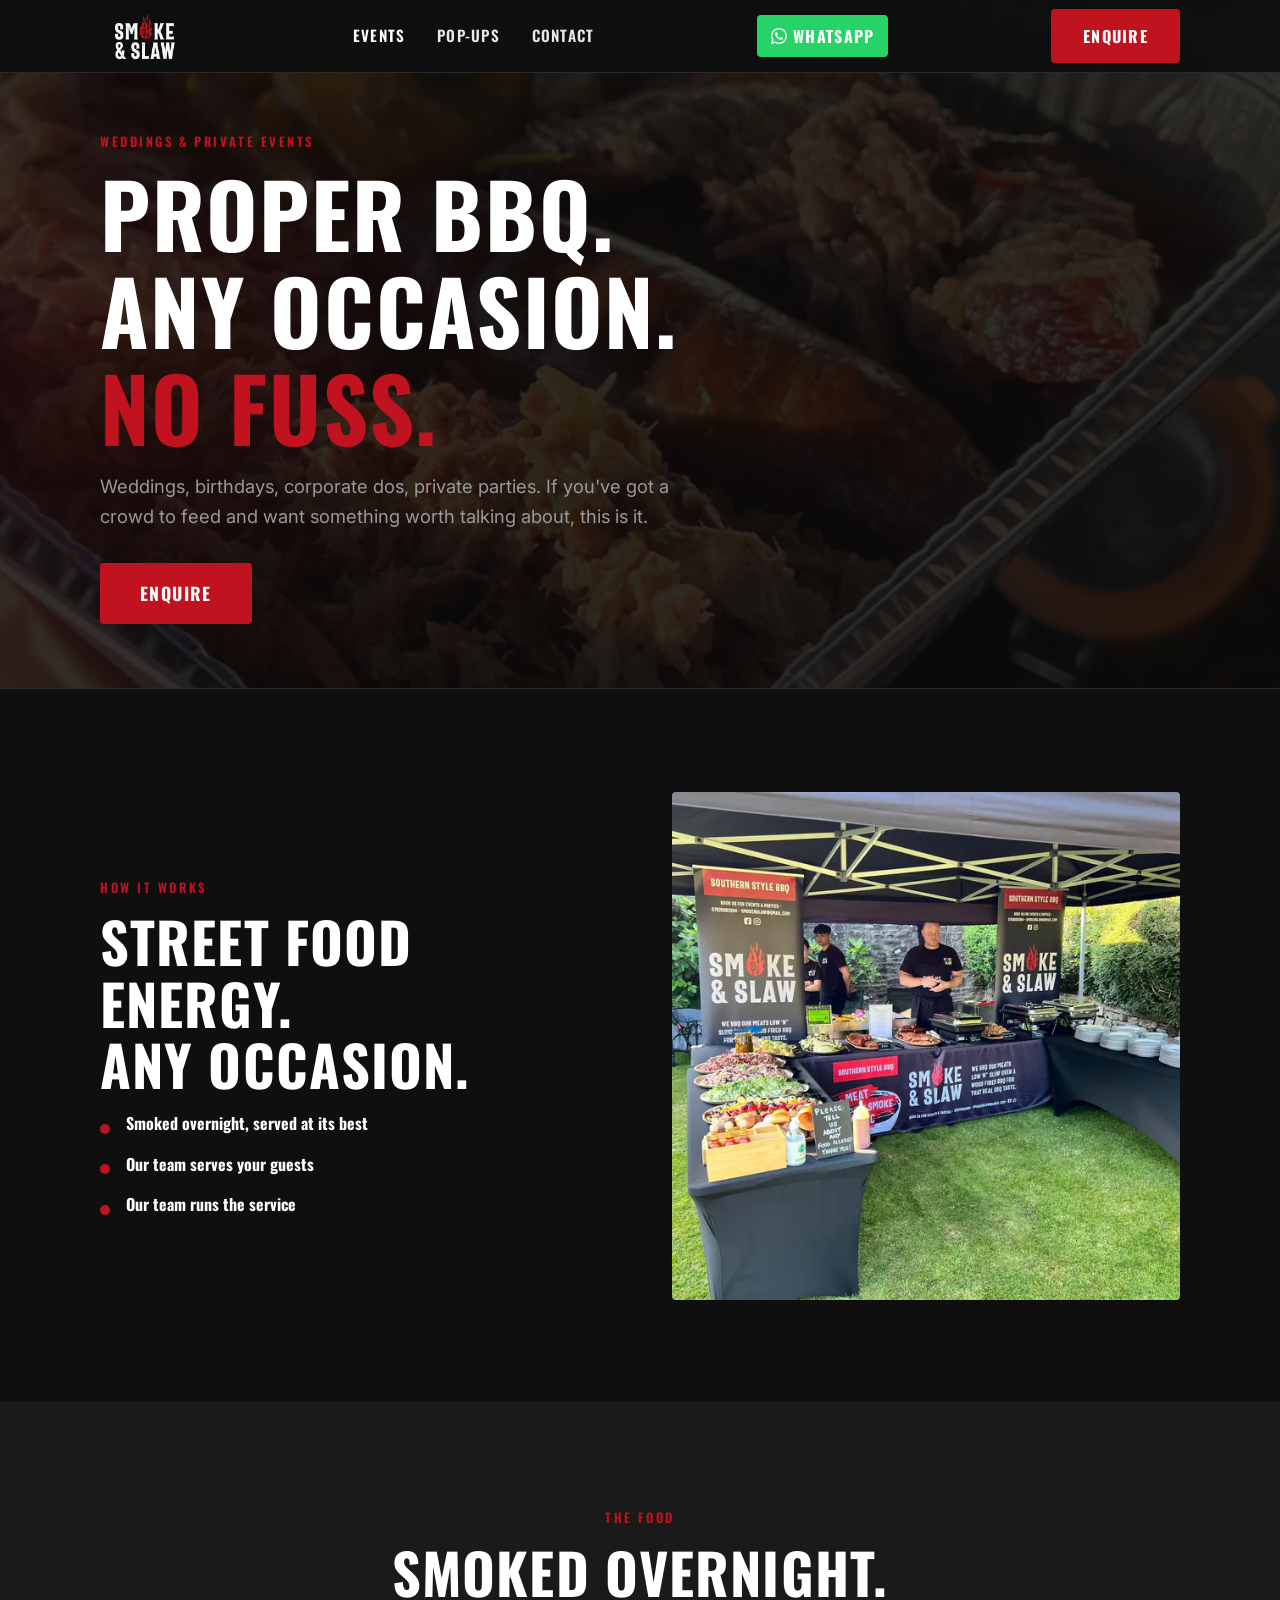
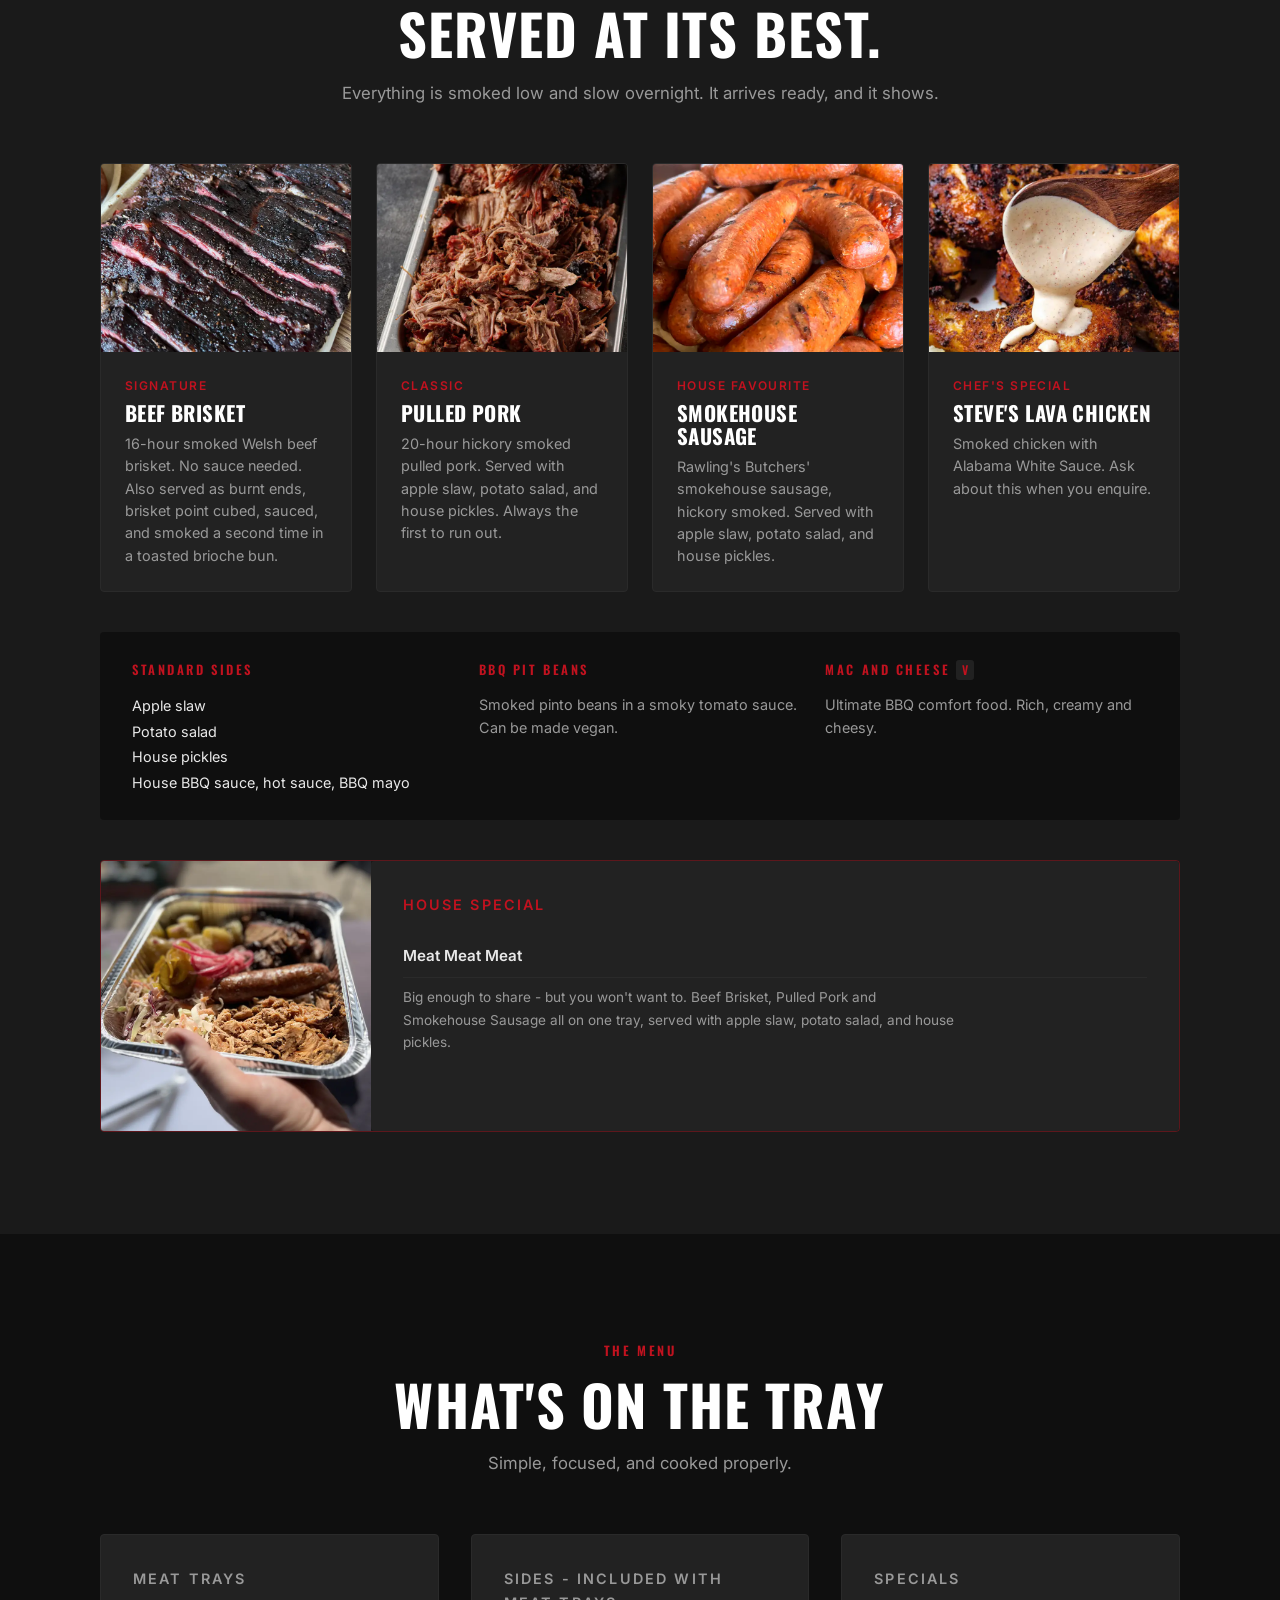
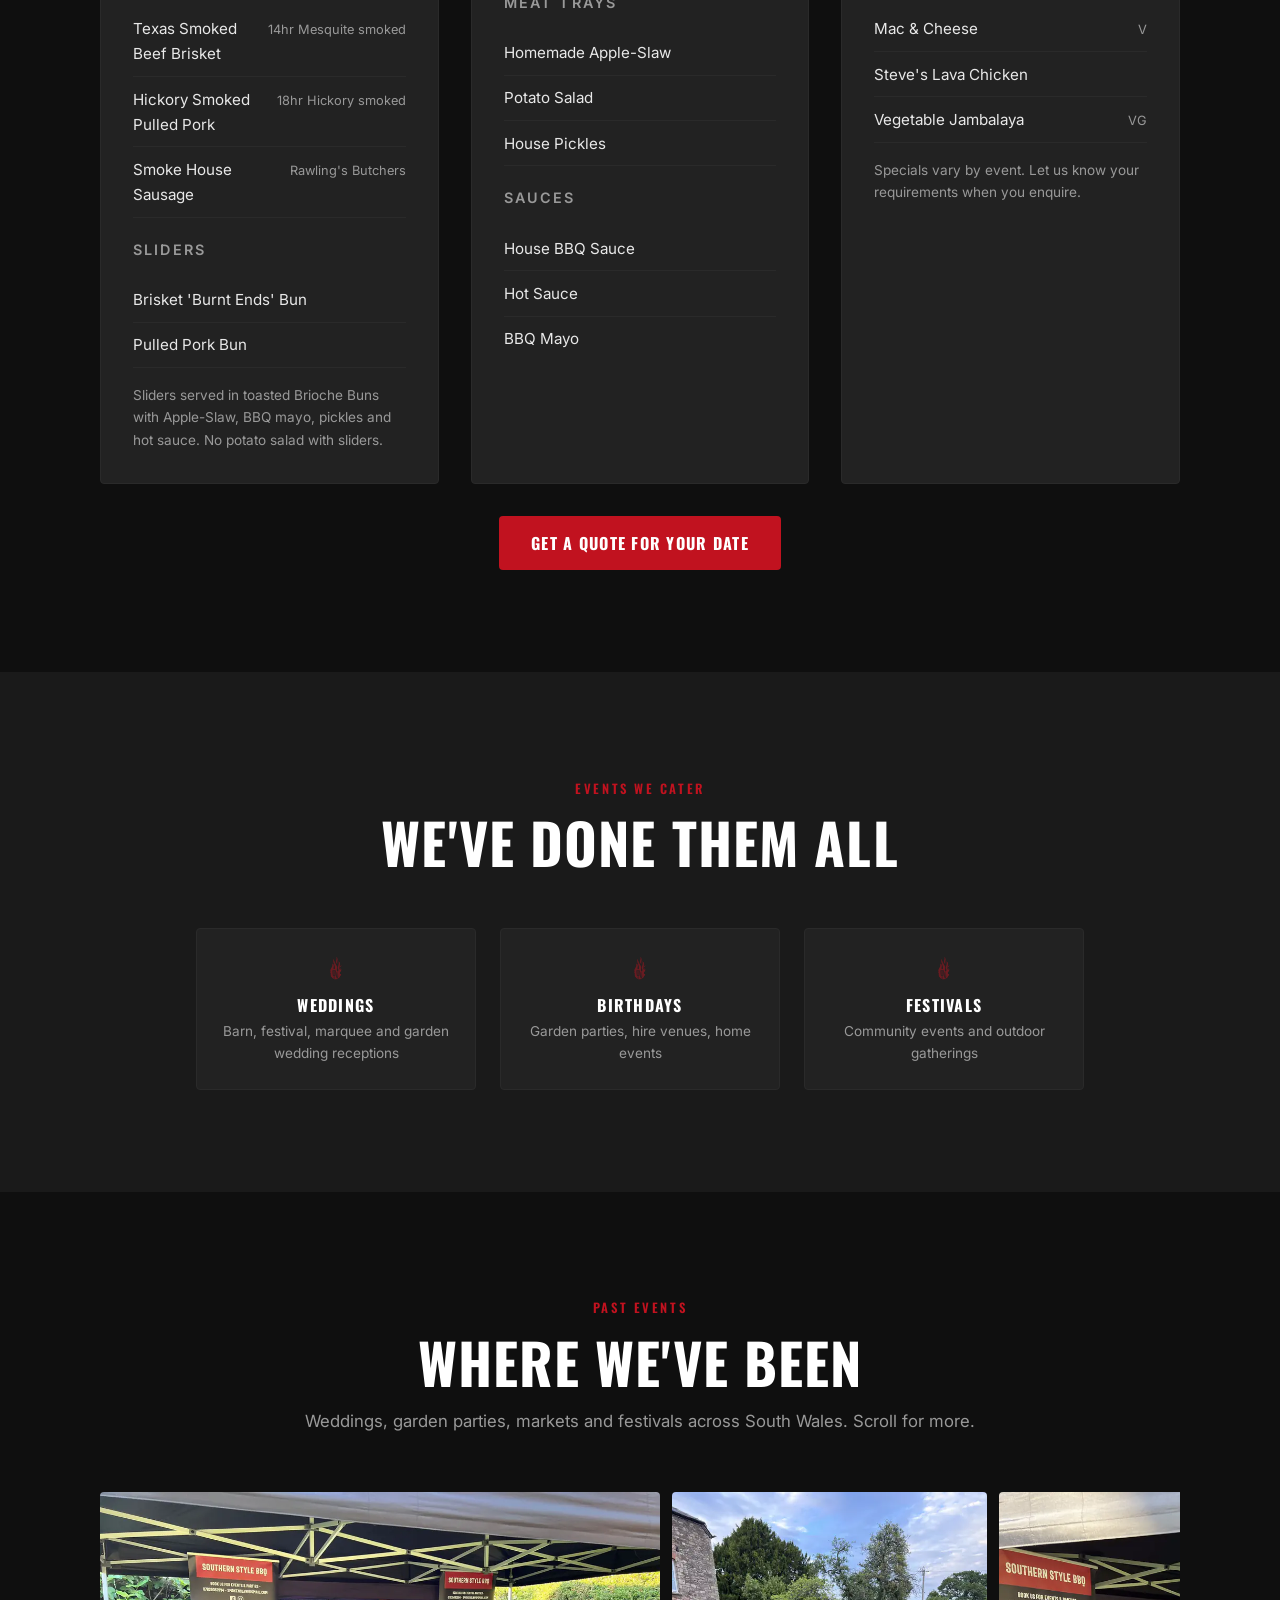
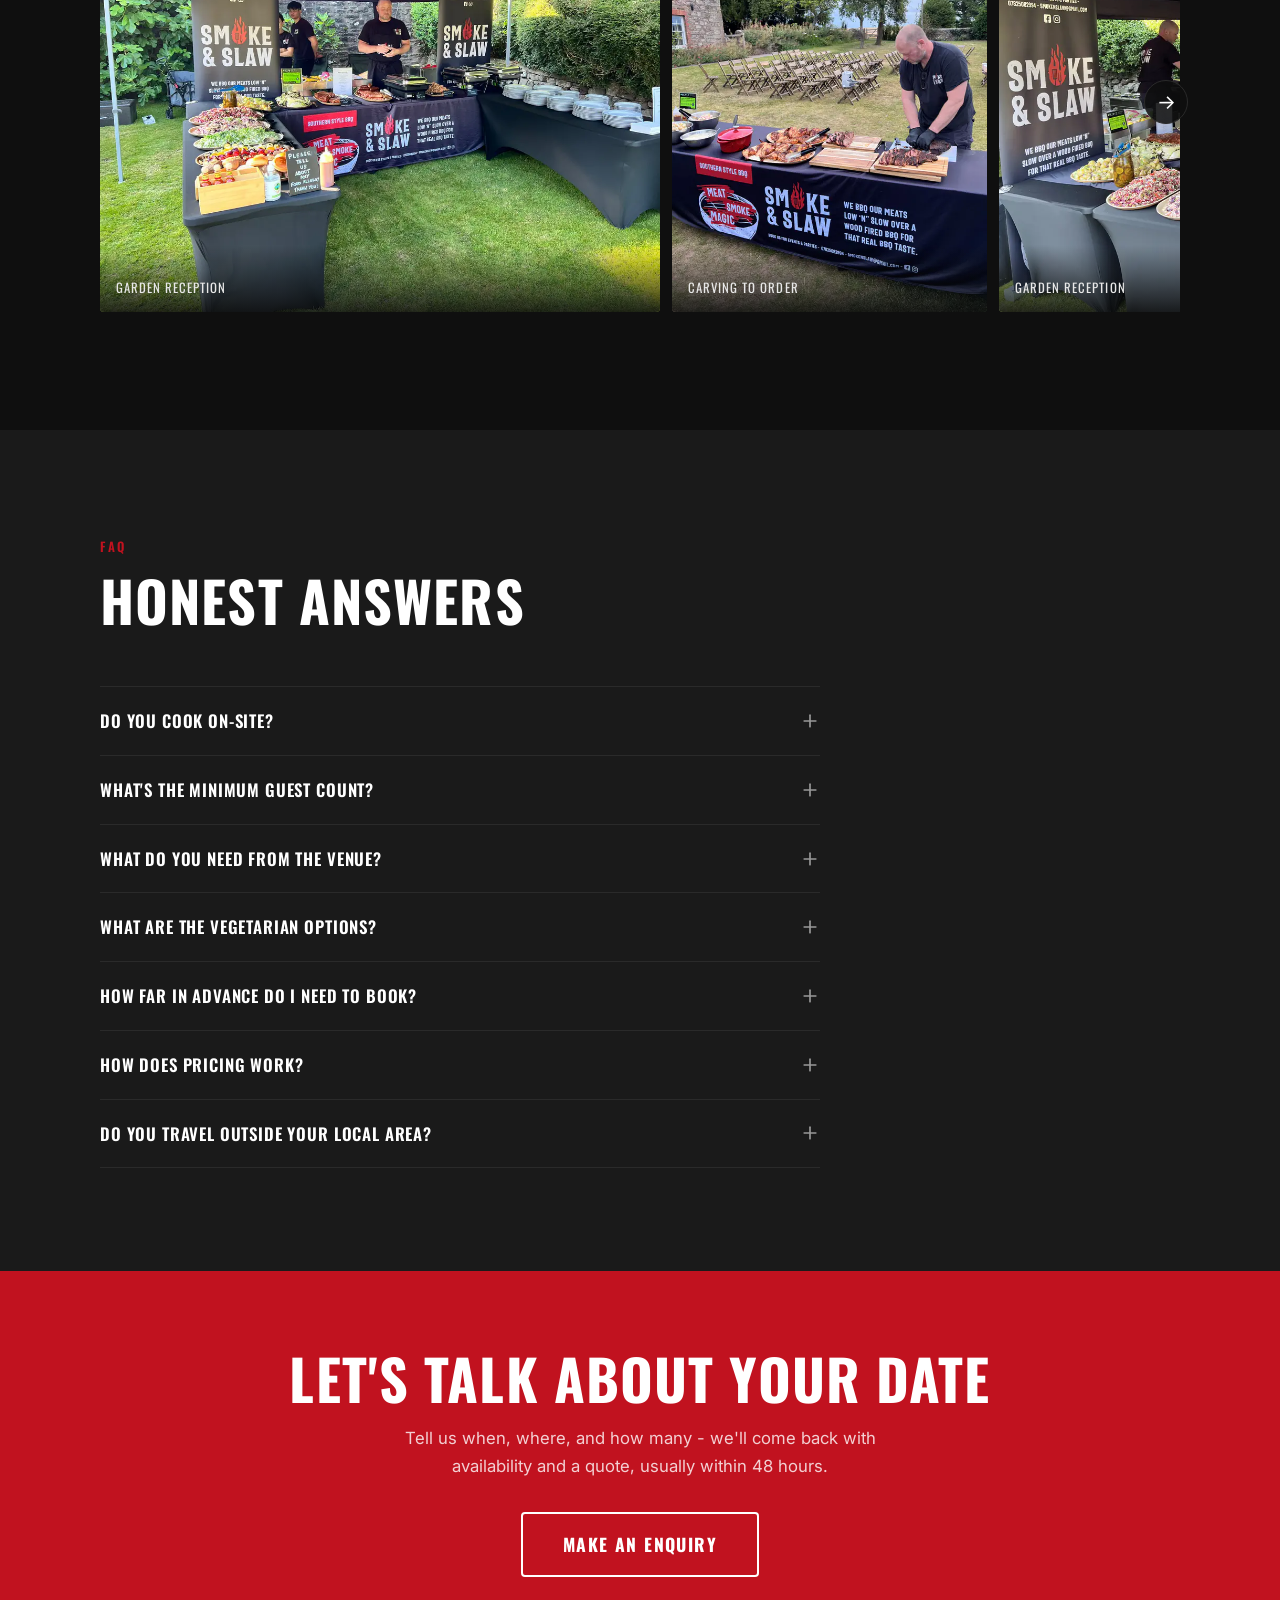
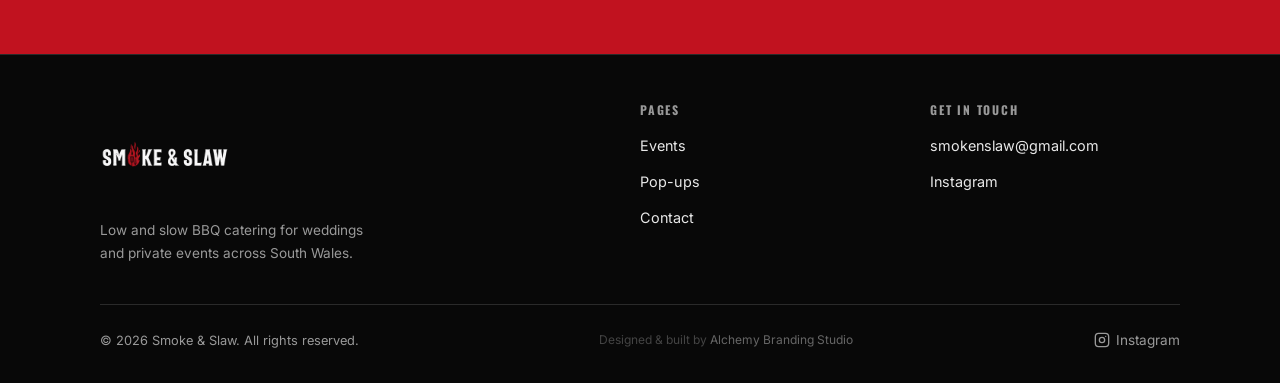
<file: events.html>
﻿<!DOCTYPE html>
<html lang="en">
<head>
  <meta charset="UTF-8" />
  <meta name="viewport" content="width=device-width, initial-scale=1.0" />
  <title>Private Event Catering - Smoke &amp; Slaw</title>
  <meta name="description" content="Low and slow BBQ catering for weddings, parties and private events. Brisket, pulled pork, smokehouse sausage. Fast, social, seriously good." />
  <link rel="icon" type="image/png" sizes="192x192" href="assets/favicon-192.png" />
  <link rel="apple-touch-icon" href="assets/apple-touch-icon.png" />
  <link rel="preconnect" href="https://fonts.googleapis.com" />
  <link rel="preconnect" href="https://fonts.gstatic.com" crossorigin />
  <link href="https://fonts.googleapis.com/css2?family=Oswald:wght@600;700&family=Inter:wght@400;500;600&display=swap" rel="stylesheet" />
  <link rel="preload" as="image" href="images/events-hero-tray.webp" fetchpriority="high" />
  <link rel="stylesheet" href="css/styles.css" />
  <link rel="stylesheet" href="css/gallery.css" />
  <link rel="canonical" href="https://smokeandslaw.co.uk/events.html" />
  <meta property="og:type" content="website" />
  <meta property="og:site_name" content="Smoke &amp; Slaw" />
  <meta property="og:url" content="https://smokeandslaw.co.uk/events.html" />
  <meta property="og:title" content="Private Event Catering — Smoke &amp; Slaw" />
  <meta property="og:description" content="Low and slow BBQ catering for weddings, parties and private events. Brisket, pulled pork, smokehouse sausage. Fast, social, seriously good." />
  <meta property="og:image" content="https://smokeandslaw.co.uk/assets/og-share.jpg" />
  <meta name="twitter:card" content="summary_large_image" />
  <meta name="twitter:title" content="Private Event Catering — Smoke &amp; Slaw" />
  <meta name="twitter:description" content="Low and slow BBQ catering for weddings, parties and private events. Brisket, pulled pork, smokehouse sausage. Fast, social, seriously good." />
  <meta name="twitter:image" content="https://smokeandslaw.co.uk/assets/og-share.jpg" />
  <script type="application/ld+json">
  {
    "@context": "https://schema.org",
    "@type": "FAQPage",
    "mainEntity": [
      {
        "@type": "Question",
        "name": "Do you cook on-site?",
        "acceptedAnswer": {
          "@type": "Answer",
          "text": "No. Everything is smoked overnight and brought ready to serve. The only thing we do on-site is toast the buns. No grilling, no specialist facilities needed from your venue."
        }
      },
      {
        "@type": "Question",
        "name": "What's the minimum guest count?",
        "acceptedAnswer": {
          "@type": "Answer",
          "text": "We work best with a decent crowd. If you're not sure whether your event is a good fit, drop us a line and we'll let you know."
        }
      },
      {
        "@type": "Question",
        "name": "What do you need from the venue?",
        "acceptedAnswer": {
          "@type": "Answer",
          "text": "We need a covered area to serve from - a gazebo, marquee, or indoor space. We handle setup and breakdown. No ventilation requirements - we're not smoking on-site. We'll confirm exact requirements once we know your venue."
        }
      },
      {
        "@type": "Question",
        "name": "What are the vegetarian options?",
        "acceptedAnswer": {
          "@type": "Answer",
          "text": "The full sides menu - coleslaw, potato salad, pickles, and rolls - is vegetarian-friendly. Mac & Cheese is available as a vegetarian special. For vegans, the BBQ pit beans and vegetable jambalaya are both vegan. Flag numbers during the enquiry process and we'll make sure everyone's looked after."
        }
      },
      {
        "@type": "Question",
        "name": "How far in advance do I need to book?",
        "acceptedAnswer": {
          "@type": "Answer",
          "text": "As early as possible. Popular summer weekends fill up fast. We'd suggest at least 3-6 months ahead for weddings, and 4-8 weeks for parties. Last-minute requests sometimes work - just ask."
        }
      },
      {
        "@type": "Question",
        "name": "How does pricing work?",
        "acceptedAnswer": {
          "@type": "Answer",
          "text": "Pricing is based on guest numbers and menu selection. Get in touch and we'll come back with a clear quote - no hidden costs, no surprises."
        }
      },
      {
        "@type": "Question",
        "name": "Do you travel outside your local area?",
        "acceptedAnswer": {
          "@type": "Answer",
          "text": "Yes, within roughly an hour's drive of Abergavenny."
        }
      }
    ]
  }
  </script>
</head>
<body>

  <!-- HEADER -->
  <header class="site-header">
    <div class="container">
      <div class="header-inner">
        <a href="index.html" class="header-logo" aria-label="Smoke & Slaw home">
          <img decoding="async" src="assets/logo-primary.webp" alt="Smoke & Slaw" />
        </a>
        <nav class="nav-links" aria-label="Main navigation">
          <a href="events.html" class="active">Events</a>
          <a href="popups.html">Pop-ups</a>
          <a href="contact.html">Contact</a>
        </nav>
        <a href="https://wa.me/447825082994" target="_blank" rel="noopener" class="btn nav-whatsapp" aria-label="WhatsApp us" style="display:flex;align-items:center;gap:0.4rem;padding:0.5rem 0.85rem;background:#25D366;color:#fff;border:none;"><svg width="16" height="16" viewBox="0 0 24 24" fill="currentColor" xmlns="http://www.w3.org/2000/svg"><path d="M17.472 14.382c-.297-.149-1.758-.867-2.03-.967-.273-.099-.471-.148-.67.15-.197.297-.767.966-.94 1.164-.173.199-.347.223-.644.075-.297-.15-1.255-.463-2.39-1.475-.883-.788-1.48-1.761-1.653-2.059-.173-.297-.018-.458.13-.606.134-.133.298-.347.446-.52.149-.174.198-.298.298-.497.099-.198.05-.371-.025-.52-.075-.149-.669-1.612-.916-2.207-.242-.579-.487-.5-.669-.51-.173-.008-.371-.01-.57-.01-.198 0-.52.074-.792.372-.272.297-1.04 1.016-1.04 2.479 0 1.462 1.065 2.875 1.213 3.074.149.198 2.096 3.2 5.077 4.487.709.306 1.262.489 1.694.625.712.227 1.36.195 1.871.118.571-.085 1.758-.719 2.006-1.413.248-.694.248-1.289.173-1.413-.074-.124-.272-.198-.57-.347z"/><path d="M12 0C5.373 0 0 5.373 0 12c0 2.127.558 4.126 1.532 5.862L.057 23.428a.5.5 0 00.609.61l5.703-1.49A11.943 11.943 0 0012 24c6.627 0 12-5.373 12-12S18.627 0 12 0zm0 21.938a9.928 9.928 0 01-5.036-1.368l-.361-.214-3.737.977.999-3.645-.235-.374A9.938 9.938 0 012.062 12C2.062 6.509 6.509 2.062 12 2.062S21.938 6.509 21.938 12 17.491 21.938 12 21.938z"/></svg>WhatsApp</a>
        <a href="contact.html" class="btn btn--primary nav-cta">Enquire</a>
        <button class="nav-toggle" aria-label="Open menu">
          <span></span><span></span><span></span>
        </button>
      </div>
    </div>
  </header>

  <nav class="mobile-menu" aria-label="Mobile navigation">
    <a href="events.html">Events</a>
    <a href="popups.html">Pop-ups</a>
    <a href="contact.html">Contact</a>
    <a href="contact.html" class="btn btn--primary btn--lg">Enquire</a>
  </nav>

  <main>

    <!-- PAGE HERO -->
    <section class="page-hero" style="background-image:linear-gradient(rgba(10,10,10,0.85), rgba(10,10,10,0.85)), url('images/events-hero-tray.webp'); background-size:cover; background-position:center; background-repeat:no-repeat;">
      <div class="container">
        <div class="page-hero__inner">
          <span class="section-label">Weddings &amp; private events</span>
          <h1>Proper BBQ.<br>Any occasion.<br><em style="color:var(--red);font-style:normal;">No fuss.</em></h1>
          <p>Weddings, birthdays, corporate dos, private parties. If you've got a crowd to feed and want something worth talking about, this is it.</p>
          <div style="margin-top:2rem;">
            <a href="contact.html" class="btn btn--primary btn--lg">Enquire</a>
          </div>
        </div>
      </div>
    </section>

    <!-- HOW IT WORKS -->
    <section class="section">
      <div class="container">
        <div class="grid-2" style="align-items:center; gap:4rem;">
          <div>
            <span class="section-label">How it works</span>
            <h2 style="margin-bottom:1.25rem;">Street food energy.<br>Any occasion.</h2>
            <div class="feature-list">
              <div class="feature-item">
                <div class="feature-item__icon"></div>
                <div class="feature-item__text">
                  <h4>Smoked overnight, served at its best</h4>
                </div>
              </div>
              <div class="feature-item">
                <div class="feature-item__icon"></div>
                <div class="feature-item__text">
                  <h4>Our team serves your guests</h4>
                </div>
              </div>
              <div class="feature-item">
                <div class="feature-item__icon"></div>
                <div class="feature-item__text">
                  <h4>Our team runs the service</h4>
                </div>
              </div>
            </div>
          </div>

          <img loading="lazy" decoding="async" src="images/set_up.webp" alt="Smoke & Slaw setup at an event" style="width:100%; aspect-ratio:1; object-fit:cover; border-radius:4px;" />
        </div>
      </div>
    </section>

    <!-- FOOD -->
    <section class="section section--alt">
      <div class="container">
        <div class="section-header section-header--center">
          <span class="section-label">The food</span>
          <h2>Smoked overnight.<br>Served at its best.</h2>
          <p>Everything is smoked low and slow overnight. It arrives ready, and it shows.</p>
        </div>

        <div class="food-grid" style="grid-template-columns: repeat(auto-fit, minmax(220px, 1fr));">

          <article class="food-card">
            <img loading="lazy" decoding="async" class="food-card__img" src="images/wedding-brisket-sliced.webp" alt="Beef Brisket" />
            <div class="food-card__body">
              <p class="food-card__tag">Signature</p>
              <h3 class="food-card__title">Beef Brisket</h3>
              <p class="food-card__desc">16-hour smoked Welsh beef brisket. No sauce needed. Also served as burnt ends, brisket point cubed, sauced, and smoked a second time in a toasted brioche bun.</p>
            </div>
          </article>

          <article class="food-card">
            <img loading="lazy" decoding="async" class="food-card__img" src="images/traditional-barbecue-pulled-pork-slow-cooked-pulled-pork-shoulder-juicy-pork-meat-cooked-smoker.webp" alt="Pulled Pork" />
            <div class="food-card__body">
              <p class="food-card__tag">Classic</p>
              <h3 class="food-card__title">Pulled Pork</h3>
              <p class="food-card__desc">20-hour hickory smoked pulled pork. Served with apple slaw, potato salad, and house pickles. Always the first to run out.</p>
            </div>
          </article>

          <article class="food-card">
            <img loading="lazy" decoding="async" class="food-card__img" src="images/wedding-sausages.webp" alt="Smokehouse Sausage" />
            <div class="food-card__body">
              <p class="food-card__tag">House favourite</p>
              <h3 class="food-card__title">Smokehouse Sausage</h3>
              <p class="food-card__desc">Rawling's Butchers' smokehouse sausage, hickory smoked. Served with apple slaw, potato salad, and house pickles.</p>
            </div>
          </article>

          <article class="food-card">
            <img loading="lazy" decoding="async" class="food-card__img" src="images/lava-chicken.webp" alt="Steve's Lava Chicken" style="object-position:center 70%;" />
            <div class="food-card__body">
              <p class="food-card__tag">Chef's special</p>
              <h3 class="food-card__title">Steve's Lava Chicken</h3>
              <p class="food-card__desc">Smoked chicken with Alabama White Sauce. Ask about this when you enquire.</p>
            </div>
          </article>

        </div>

        <!-- SIDES -->
        <div style="margin-top:2.5rem; padding:1.5rem 2rem; background:var(--bg); border-radius:4px; display:grid; grid-template-columns:repeat(auto-fit, minmax(200px, 1fr)); gap:1.5rem;">
          <div>
            <p class="section-label" style="margin-bottom:0.75rem;">Standard sides</p>
            <p style="font-size:0.9rem; color:var(--off-white); line-height:1.8;">Apple slaw<br>Potato salad<br>House pickles<br>House BBQ sauce, hot sauce, BBQ mayo</p>
          </div>
          <div>
            <p class="section-label" style="margin-bottom:0.75rem;">BBQ pit beans</p>
            <p style="font-size:0.9rem; color:var(--muted);">Smoked pinto beans in a smoky tomato sauce. Can be made vegan.</p>
          </div>
          <div>
            <p class="section-label" style="margin-bottom:0.75rem;">Mac and cheese <span style="font-size:0.75rem; background:rgba(255,255,255,0.08); padding:0.1em 0.5em; border-radius:3px; letter-spacing:0;">V</span></p>
            <p style="font-size:0.9rem; color:var(--muted);">Ultimate BBQ comfort food. Rich, creamy and cheesy.</p>
          </div>
        </div>

        <!-- HOUSE SPECIAL -->
        <div class="house-special">
          <img loading="lazy" decoding="async" src="images/meat-meat-meat-tray.webp" alt="Meat Meat Meat" />
          <div class="menu-section" style="border:none;">
            <p class="menu-section__label" style="color:var(--red);">House special</p>
            <div class="menu-item">
              <span class="menu-item__name" style="font-weight:600;">Meat Meat Meat</span>
            </div>
            <p style="margin-top:0.5rem; font-size:0.85rem; color:var(--muted);">Big enough to share - but you won't want to. Beef Brisket, Pulled Pork and Smokehouse Sausage all on one tray, served with apple slaw, potato salad, and house pickles.</p>
          </div>
        </div>

      </div>
    </section>

    <!-- FULL MENU -->
    <section class="section">
      <div class="container">
        <div class="section-header section-header--center">
          <span class="section-label">The menu</span>
          <h2>What's on the tray</h2>
          <p>Simple, focused, and cooked properly.</p>
        </div>

        <div class="grid-3" style="margin-bottom:2rem;">
          <div class="menu-section">
            <p class="menu-section__label">Meat trays</p>
            <div class="menu-item">
              <span class="menu-item__name">Texas Smoked Beef Brisket</span>
              <span class="menu-item__detail">14hr Mesquite smoked</span>
            </div>
            <div class="menu-item">
              <span class="menu-item__name">Hickory Smoked Pulled Pork</span>
              <span class="menu-item__detail">18hr Hickory smoked</span>
            </div>
            <div class="menu-item">
              <span class="menu-item__name">Smoke House Sausage</span>
              <span class="menu-item__detail">Rawling's Butchers</span>
            </div>
            <p class="menu-section__label" style="margin-top:1.25rem;">Sliders</p>
            <div class="menu-item">
              <span class="menu-item__name">Brisket 'Burnt Ends' Bun</span>
            </div>
            <div class="menu-item">
              <span class="menu-item__name">Pulled Pork Bun</span>
            </div>
            <p style="margin-top:1rem; font-size:0.85rem; color:var(--muted);">Sliders served in toasted Brioche Buns with Apple-Slaw, BBQ mayo, pickles and hot sauce. No potato salad with sliders.</p>
          </div>

          <div class="menu-section">
            <p class="menu-section__label">Sides - included with meat trays</p>
            <div class="menu-item">
              <span class="menu-item__name">Homemade Apple-Slaw</span>
            </div>
            <div class="menu-item">
              <span class="menu-item__name">Potato Salad</span>
            </div>
            <div class="menu-item">
              <span class="menu-item__name">House Pickles</span>
            </div>
            <p class="menu-section__label" style="margin-top:1.25rem;">Sauces</p>
            <div class="menu-item">
              <span class="menu-item__name">House BBQ Sauce</span>
            </div>
            <div class="menu-item">
              <span class="menu-item__name">Hot Sauce</span>
            </div>
            <div class="menu-item">
              <span class="menu-item__name">BBQ Mayo</span>
            </div>
          </div>

          <div class="menu-section">
            <p class="menu-section__label">Specials</p>
            <div class="menu-item">
              <span class="menu-item__name">Mac &amp; Cheese</span><span class="menu-item__detail">V</span>
            </div>
            <div class="menu-item">
              <span class="menu-item__name">Steve's Lava Chicken</span>
            </div>
            <div class="menu-item">
              <span class="menu-item__name">Vegetable Jambalaya</span>
              <span class="menu-item__detail">VG</span>
            </div>
            <p style="margin-top:1rem; font-size:0.85rem; color:var(--muted);">Specials vary by event. Let us know your requirements when you enquire.</p>
          </div>
        </div>

        <div class="flex-center">
          <a href="contact.html" class="btn btn--primary">Get a quote for your date</a>
        </div>
      </div>
    </section>

    <!-- EVENTS WE CATER -->
    <section class="section section--alt">
      <div class="container">
        <div class="section-header section-header--center">
          <span class="section-label">Events we cater</span>
          <h2>We've done them all</h2>
        </div>

        <div class="grid-4" style="text-align:center; grid-template-columns:repeat(3, minmax(0, 280px)); justify-content:center;">
          <div class="menu-section" style="padding:1.5rem;">
            <div style="margin-bottom:0.75rem;">
              <img loading="lazy" decoding="async" src="assets/icon.webp" alt="" style="width:32px; margin-inline:auto; opacity:0.5;" />
            </div>
            <h4 style="font-size:1rem; margin-bottom:0.3rem;">Weddings</h4>
            <p style="font-size:0.85rem; color:var(--muted);">Barn, festival, marquee and garden wedding receptions</p>
          </div>
          <div class="menu-section" style="padding:1.5rem;">
            <div style="margin-bottom:0.75rem;">
              <img loading="lazy" decoding="async" src="assets/icon.webp" alt="" style="width:32px; margin-inline:auto; opacity:0.5;" />
            </div>
            <h4 style="font-size:1rem; margin-bottom:0.3rem;">Birthdays</h4>
            <p style="font-size:0.85rem; color:var(--muted);">Garden parties, hire venues, home events</p>
          </div>
          <div class="menu-section" style="padding:1.5rem;">
            <div style="margin-bottom:0.75rem;">
              <img loading="lazy" decoding="async" src="assets/icon.webp" alt="" style="width:32px; margin-inline:auto; opacity:0.5;" />
            </div>
            <h4 style="font-size:1rem; margin-bottom:0.3rem;">Festivals</h4>
            <p style="font-size:0.85rem; color:var(--muted);">Community events and outdoor gatherings</p>
          </div>
        </div>
      </div>
    </section>

    <!-- PAST EVENTS GALLERY -->
    <section class="section" aria-labelledby="past-events-heading">
      <div class="container">
        <div class="section-header section-header--center">
          <span class="section-label">Past events</span>
          <h2 id="past-events-heading">Where we've been</h2>
          <p>Weddings, garden parties, markets and festivals across South Wales. Scroll for more.</p>
        </div>

        <div class="gallery">
          <button type="button" class="gallery__btn gallery__btn--prev" aria-label="Previous photos">&#8592;</button>
          <ul class="gallery__track" tabindex="0" aria-label="Photos from past events">
            <li>
              <figure class="gallery__item">
                <img loading="lazy" decoding="async" src="images/gallery/event-01.webp" width="1067" height="800" alt="Smoke & Slaw gazebo and serving table set up on a lawn" />
                <figcaption>Garden reception</figcaption>
              </figure>
            </li>
            <li>
              <figure class="gallery__item">
                <img loading="lazy" decoding="async" src="images/gallery/event-02.webp" width="600" height="800" alt="Brisket being carved at an outdoor event" />
                <figcaption>Carving to order</figcaption>
              </figure>
            </li>
            <li>
              <figure class="gallery__item">
                <img loading="lazy" decoding="async" src="images/gallery/event-03.webp" width="1067" height="800" alt="Guests helping themselves at the buffet under the gazebo" />
                <figcaption>Garden reception</figcaption>
              </figure>
            </li>
            <li>
              <figure class="gallery__item">
                <img loading="lazy" decoding="async" src="images/gallery/event-04.webp" width="600" height="800" alt="A platter of pulled pork on the buffet" />
                <figcaption>Hickory smoked pulled pork</figcaption>
              </figure>
            </li>
            <li>
              <figure class="gallery__item">
                <img loading="lazy" decoding="async" src="images/gallery/event-05.webp" width="600" height="800" alt="A queue of people waiting at the Smoke & Slaw stand at a festival" />
                <figcaption>Festival queue</figcaption>
              </figure>
            </li>
            <li>
              <figure class="gallery__item">
                <img loading="lazy" decoding="async" src="images/gallery/event-06.webp" width="600" height="800" alt="Brisket and sides laid out on a long wedding table" />
                <figcaption>Wedding spread</figcaption>
              </figure>
            </li>
            <li>
              <figure class="gallery__item">
                <img loading="lazy" decoding="async" src="images/gallery/event-07.webp" width="800" height="800" alt="The crowd in front of the stage at the South Wales Country Music Festival" />
                <figcaption>South Wales Country Music Festival</figcaption>
              </figure>
            </li>
            <li>
              <figure class="gallery__item">
                <img loading="lazy" decoding="async" src="images/gallery/event-08.webp" width="600" height="800" alt="A large platter of slaw with guests queuing behind" />
                <figcaption>Slaw on the go</figcaption>
              </figure>
            </li>
            <li>
              <figure class="gallery__item">
                <img loading="lazy" decoding="async" src="images/gallery/event-09.webp" width="1067" height="800" alt="Branded Smoke & Slaw gazebo on the grass at an outdoor festival" />
                <figcaption>Festival setup</figcaption>
              </figure>
            </li>
            <li>
              <figure class="gallery__item">
                <img loading="lazy" decoding="async" src="images/gallery/event-10.webp" width="1067" height="800" alt="The team serving from the buffet at a garden event" />
                <figcaption>Service in full swing</figcaption>
              </figure>
            </li>
            <li>
              <figure class="gallery__item">
                <img loading="lazy" decoding="async" src="images/gallery/event-11.webp" width="600" height="800" alt="Smoke & Slaw stand set up inside an event venue" />
                <figcaption>Indoor venue</figcaption>
              </figure>
            </li>
            <li>
              <figure class="gallery__item">
                <img loading="lazy" decoding="async" src="images/gallery/event-12.webp" width="600" height="800" alt="Buns, slaw, potato salad and trays of food on a wedding table" />
                <figcaption>Wedding buffet</figcaption>
              </figure>
            </li>
            <li>
              <figure class="gallery__item">
                <img loading="lazy" decoding="async" src="images/gallery/event-13.webp" width="600" height="800" alt="Smoke & Slaw A-board in Abergavenny Market hall" />
                <figcaption>Abergavenny Market</figcaption>
              </figure>
            </li>
            <li>
              <figure class="gallery__item">
                <img loading="lazy" decoding="async" src="images/gallery/event-14.webp" width="1067" height="800" alt="Guests arriving at the Smoke & Slaw gazebo in a garden" />
                <figcaption>Garden marquee</figcaption>
              </figure>
            </li>
            <li>
              <figure class="gallery__item">
                <img loading="lazy" decoding="async" src="images/gallery/event-15.webp" width="600" height="800" alt="Smoke & Slaw serving table set up with a view over the hills" />
                <figcaption>Hilltop setup</figcaption>
              </figure>
            </li>
          </ul>
          <button type="button" class="gallery__btn gallery__btn--next" aria-label="Next photos">&#8594;</button>
        </div>
      </div>
    </section>

    <!-- FAQ -->
    <section class="section section--alt">
      <div class="container">
        <div class="section-header">
          <span class="section-label">FAQ</span>
          <h2>Honest answers</h2>
        </div>

        <div class="faq-list" style="max-width:720px;">

          <div class="faq-item">
            <button class="faq-question">
              Do you cook on-site?
              <svg viewBox="0 0 24 24" fill="none" stroke-width="2" stroke-linecap="round" stroke-linejoin="round"><line x1="12" y1="5" x2="12" y2="19"/><line x1="5" y1="12" x2="19" y2="12"/></svg>
            </button>
            <div class="faq-answer">
              <p>No. Everything is smoked overnight and brought ready to serve. The only thing we do on-site is toast the buns. No grilling, no specialist facilities needed from your venue.</p>
            </div>
          </div>

          <div class="faq-item">
            <button class="faq-question">
              What's the minimum guest count?
              <svg viewBox="0 0 24 24" fill="none" stroke-width="2" stroke-linecap="round" stroke-linejoin="round"><line x1="12" y1="5" x2="12" y2="19"/><line x1="5" y1="12" x2="19" y2="12"/></svg>
            </button>
            <div class="faq-answer">
              <p>We work best with a decent crowd. If you're not sure whether your event is a good fit, drop us a line and we'll let you know.</p>
            </div>
          </div>

          <div class="faq-item">
            <button class="faq-question">
              What do you need from the venue?
              <svg viewBox="0 0 24 24" fill="none" stroke-width="2" stroke-linecap="round" stroke-linejoin="round"><line x1="12" y1="5" x2="12" y2="19"/><line x1="5" y1="12" x2="19" y2="12"/></svg>
            </button>
            <div class="faq-answer">
              <p>We need a covered area to serve from - a gazebo, marquee, or indoor space. We handle setup and breakdown. No ventilation requirements - we're not smoking on-site. We'll confirm exact requirements once we know your venue.</p>
            </div>
          </div>

          <div class="faq-item">
            <button class="faq-question">
              What are the vegetarian options?
              <svg viewBox="0 0 24 24" fill="none" stroke-width="2" stroke-linecap="round" stroke-linejoin="round"><line x1="12" y1="5" x2="12" y2="19"/><line x1="5" y1="12" x2="19" y2="12"/></svg>
            </button>
            <div class="faq-answer">
              <p>The full sides menu - coleslaw, potato salad, pickles, and rolls - is vegetarian-friendly. Mac &amp; Cheese is available as a vegetarian special. For vegans, the BBQ pit beans and vegetable jambalaya are both vegan. Flag numbers during the enquiry process and we'll make sure everyone's looked after.</p>
            </div>
          </div>

          <div class="faq-item">
            <button class="faq-question">
              How far in advance do I need to book?
              <svg viewBox="0 0 24 24" fill="none" stroke-width="2" stroke-linecap="round" stroke-linejoin="round"><line x1="12" y1="5" x2="12" y2="19"/><line x1="5" y1="12" x2="19" y2="12"/></svg>
            </button>
            <div class="faq-answer">
              <p>As early as possible. Popular summer weekends fill up fast. We'd suggest at least 3-6 months ahead for weddings, and 4-8 weeks for parties. Last-minute requests sometimes work - just ask.</p>
            </div>
          </div>

          <div class="faq-item">
            <button class="faq-question">
              How does pricing work?
              <svg viewBox="0 0 24 24" fill="none" stroke-width="2" stroke-linecap="round" stroke-linejoin="round"><line x1="12" y1="5" x2="12" y2="19"/><line x1="5" y1="12" x2="19" y2="12"/></svg>
            </button>
            <div class="faq-answer">
              <p>Pricing is based on guest numbers and menu selection. Get in touch and we'll come back with a clear quote - no hidden costs, no surprises.</p>
            </div>
          </div>

          <div class="faq-item">
            <button class="faq-question">
              Do you travel outside your local area?
              <svg viewBox="0 0 24 24" fill="none" stroke-width="2" stroke-linecap="round" stroke-linejoin="round"><line x1="12" y1="5" x2="12" y2="19"/><line x1="5" y1="12" x2="19" y2="12"/></svg>
            </button>
            <div class="faq-answer">
              <p>Yes, within roughly an hour's drive of Abergavenny.</p>
            </div>
          </div>

        </div>
      </div>
    </section>

    <!-- FINAL CTA -->
    <section class="cta-band">
      <div class="container">
        <h2>Let's talk about your date</h2>
        <p>Tell us when, where, and how many - we'll come back with availability and a quote, usually within 48 hours.</p>
        <a href="contact.html" class="btn btn--outline btn--lg">Make an enquiry</a>
      </div>
    </section>

  </main>

  <!-- FOOTER -->
  <footer class="site-footer">
    <div class="container">
      <div class="footer-inner">
        <div class="footer-brand">
          <img loading="lazy" decoding="async" src="assets/logo-secondary.webp" alt="Smoke & Slaw" />
          <p>Low and slow BBQ catering for weddings and private events across South Wales.</p>
        </div>
        <nav class="footer-nav" aria-label="Footer navigation">
          <h4>Pages</h4>
          <ul>
            <li><a href="events.html">Events</a></li>
            <li><a href="popups.html">Pop-ups</a></li>
            <li><a href="contact.html">Contact</a></li>
          </ul>
        </nav>
        <div class="footer-nav">
          <h4>Get in touch</h4>
          <ul>
            <li><a href="mailto:smokenslaw@gmail.com">smokenslaw@gmail.com</a></li>
            <li><a href="https://instagram.com/smoke_n_slaw" target="_blank" rel="noopener">Instagram</a></li>
          </ul>
        </div>
      </div>
      <div class="footer-bottom">
        <p>&copy; 2026 Smoke &amp; Slaw. All rights reserved.</p>
        <p style="font-size:0.75rem; color:#444;">Designed &amp; built by <a href="https://alchemybranding.studio" target="_blank" rel="noopener" style="color:#666; text-decoration:none; transition:color 0.2s;" onmouseover="this.style.color='#C1121F'" onmouseout="this.style.color='#666'">Alchemy Branding Studio</a></p>
        <div class="social-links">
          <a href="https://instagram.com/smoke_n_slaw" target="_blank" rel="noopener" class="social-link">
            <svg width="16" height="16" viewBox="0 0 24 24" fill="none" stroke="currentColor" stroke-width="2" stroke-linecap="round" stroke-linejoin="round"><rect x="2" y="2" width="20" height="20" rx="5"/><circle cx="12" cy="12" r="4"/><circle cx="17.5" cy="6.5" r="1" fill="currentColor" stroke="none"/></svg>
            Instagram
          </a>
        </div>
      </div>
    </div>
  </footer>

  <script defer src="js/main.js"></script>
  <script defer src="js/gallery.js"></script>
</body>
</html>
</file>
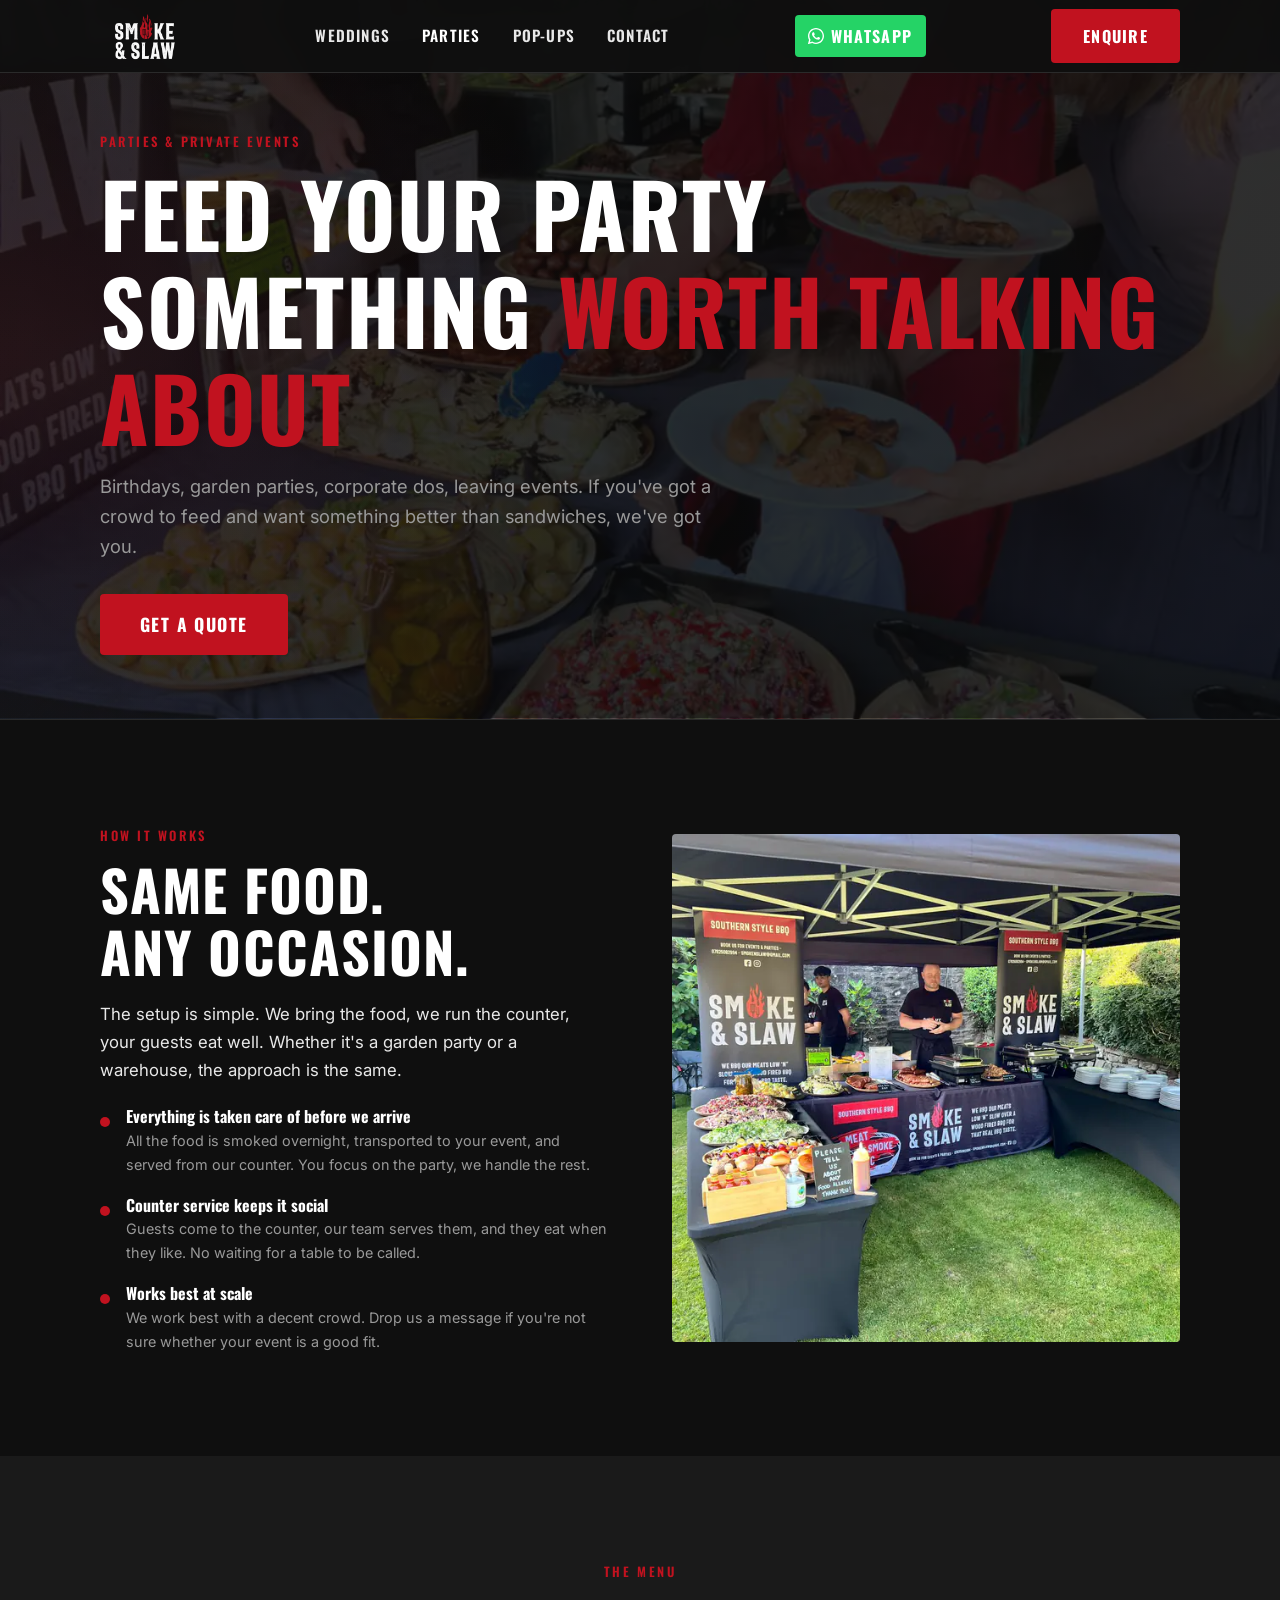
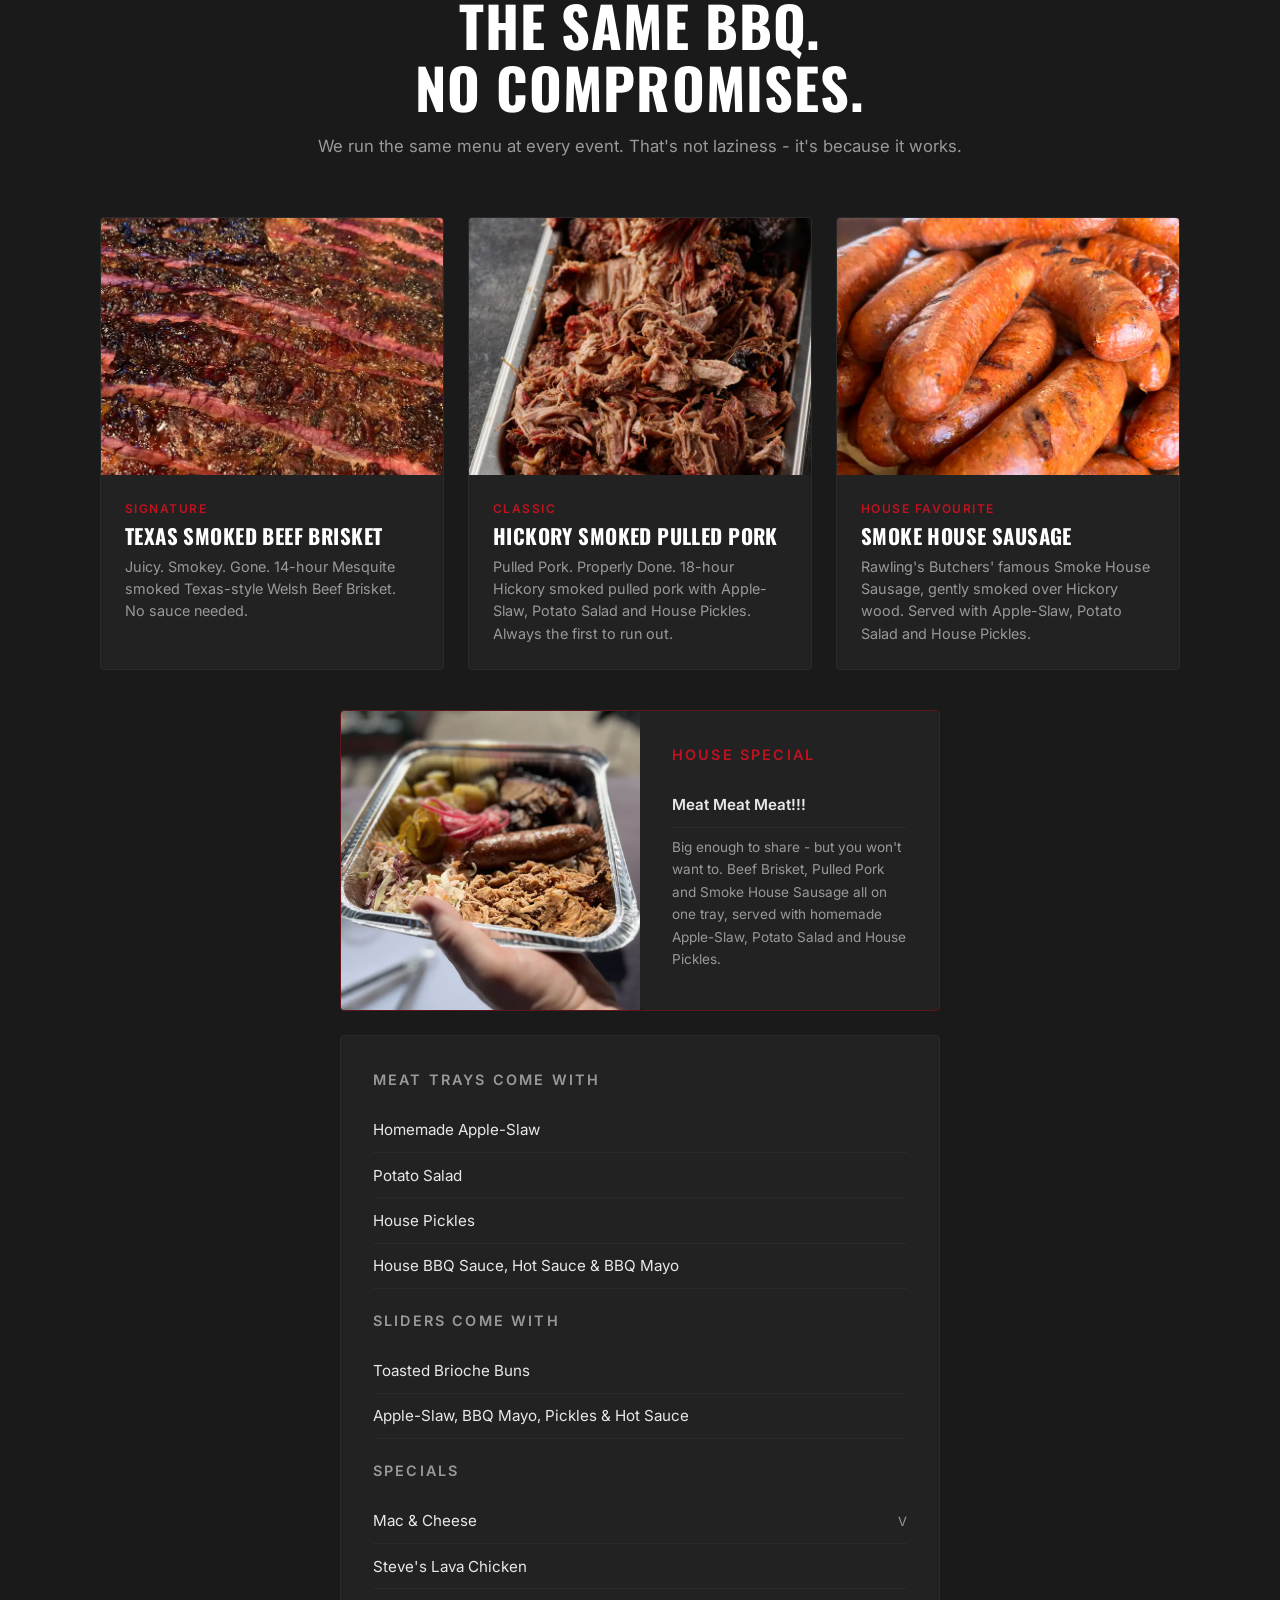
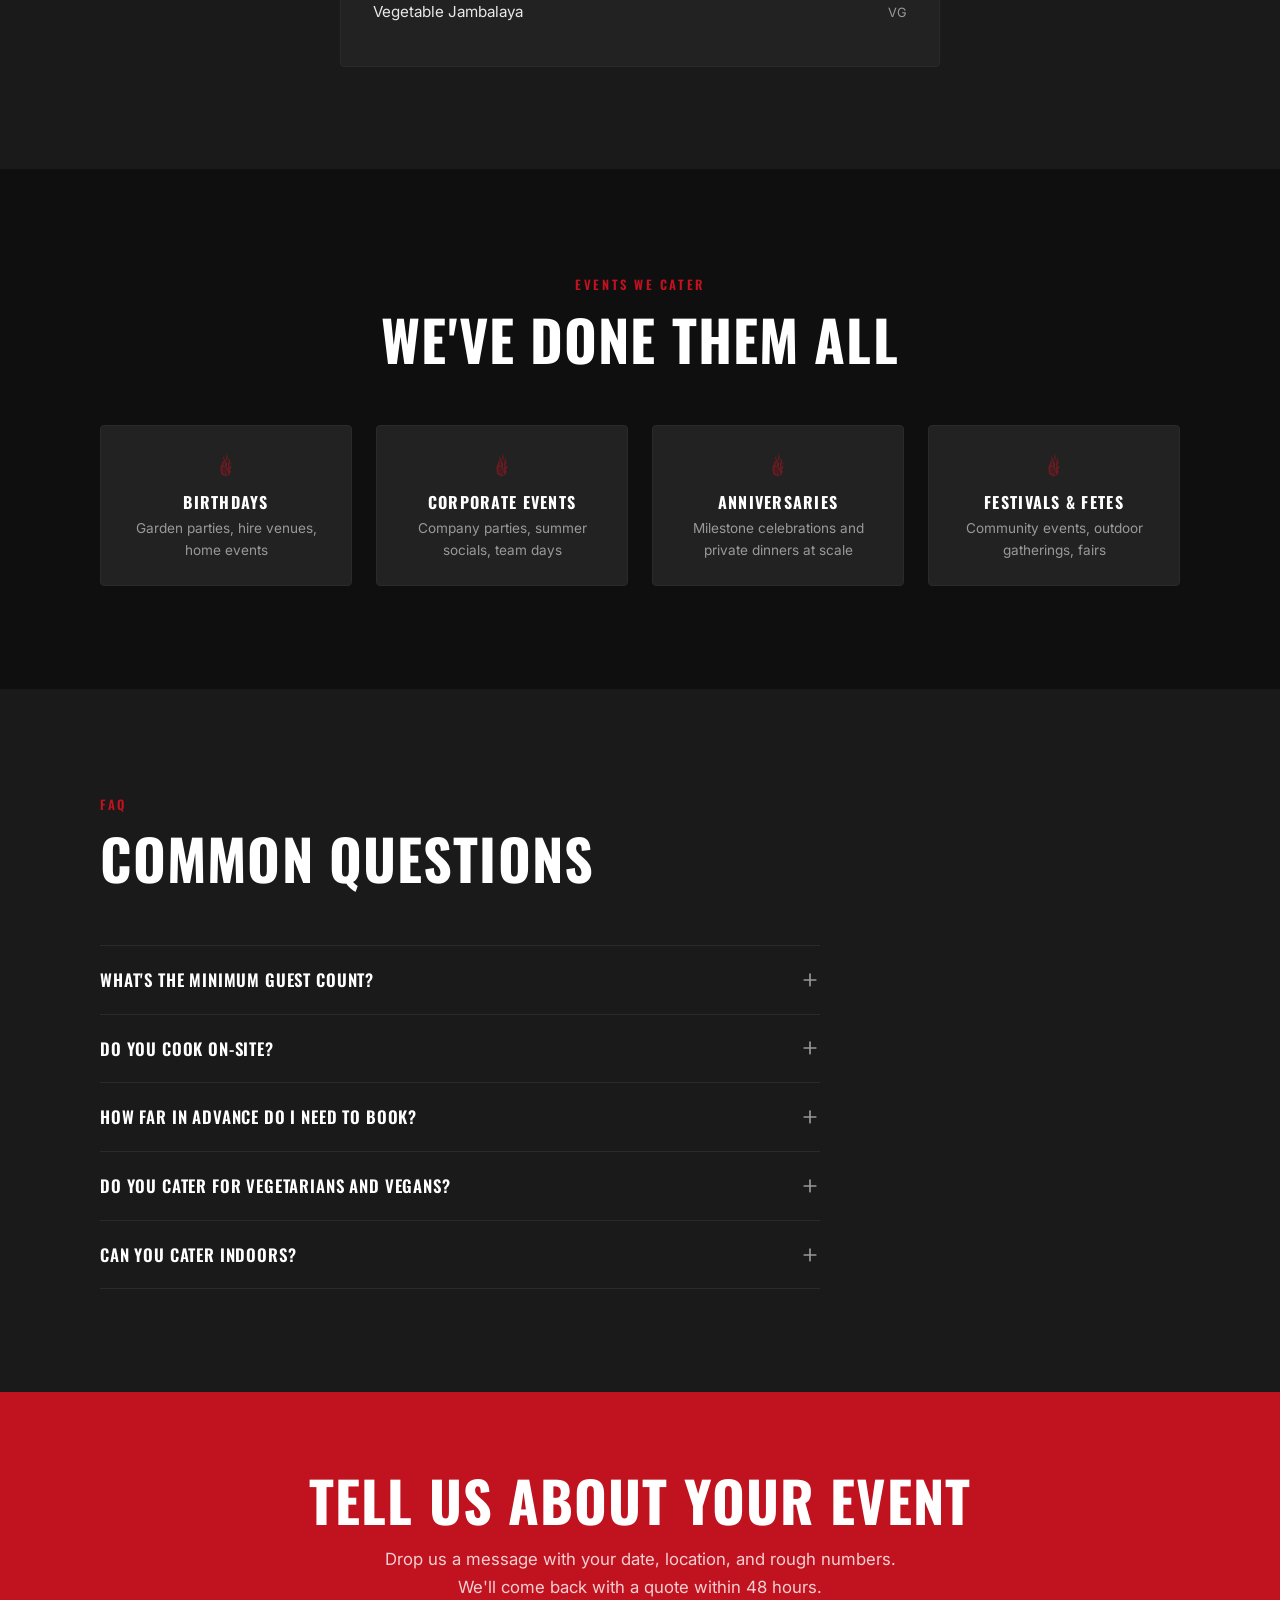
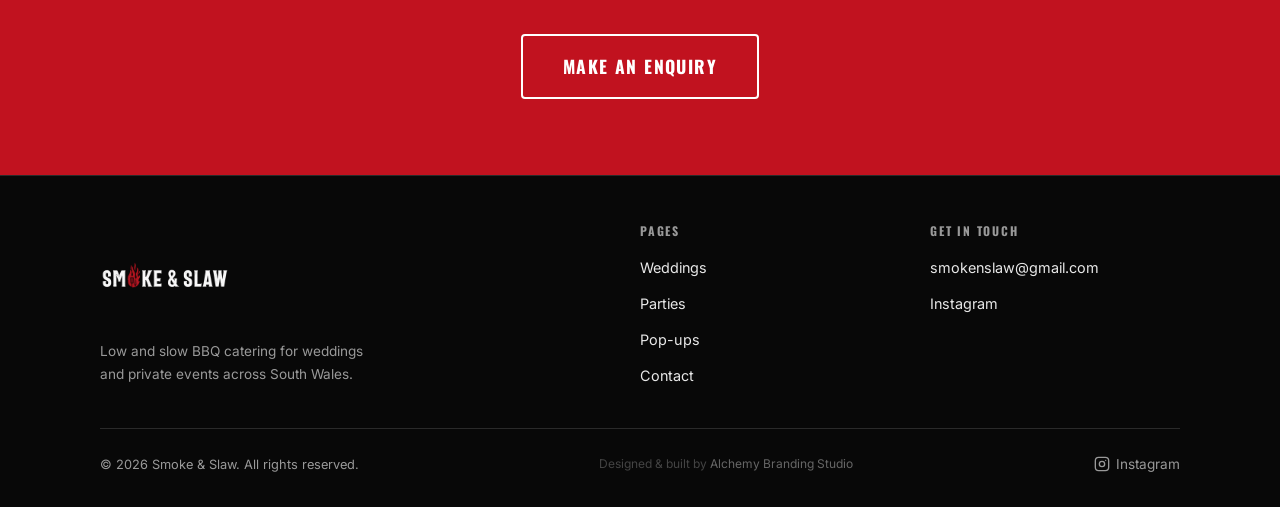
<file: parties.html>
﻿<!DOCTYPE html>
<html lang="en">
<head>
  <meta charset="UTF-8" />
  <meta name="viewport" content="width=device-width, initial-scale=1.0" />
  <title>Party &amp; Private Event Catering - Smoke &amp; Slaw</title>
  <meta name="description" content="BBQ catering for birthdays, private parties and corporate events. Brisket, pulled pork, smokehouse sausage. Fast, social, seriously good." />
  <link rel="icon" type="image/png" sizes="192x192" href="assets/favicon-192.png" />
  <link rel="apple-touch-icon" href="assets/apple-touch-icon.png" />
  <link rel="preconnect" href="https://fonts.googleapis.com" />
  <link rel="preconnect" href="https://fonts.gstatic.com" crossorigin />
  <link href="https://fonts.googleapis.com/css2?family=Oswald:wght@600;700&family=Inter:wght@400;500;600&display=swap" rel="stylesheet" />
  <link rel="preload" as="image" href="assets/Party.webp" fetchpriority="high" />
  <link rel="stylesheet" href="css/styles.css" />
  <link rel="canonical" href="https://smokeandslaw.co.uk/parties.html" />
  <meta property="og:type" content="website" />
  <meta property="og:site_name" content="Smoke &amp; Slaw" />
  <meta property="og:url" content="https://smokeandslaw.co.uk/parties.html" />
  <meta property="og:title" content="Party &amp; Private Event Catering — Smoke &amp; Slaw" />
  <meta property="og:description" content="BBQ catering for birthdays, private parties and corporate events. Brisket, pulled pork, smokehouse sausage. Fast, social, seriously good." />
  <meta property="og:image" content="https://smokeandslaw.co.uk/assets/og-share.jpg" />
  <meta name="twitter:card" content="summary_large_image" />
  <meta name="twitter:title" content="Party &amp; Private Event Catering — Smoke &amp; Slaw" />
  <meta name="twitter:description" content="BBQ catering for birthdays, private parties and corporate events. Brisket, pulled pork, smokehouse sausage. Fast, social, seriously good." />
  <meta name="twitter:image" content="https://smokeandslaw.co.uk/assets/og-share.jpg" />
  <script type="application/ld+json">
  {
    "@context": "https://schema.org",
    "@type": "FAQPage",
    "mainEntity": [
      {
        "@type": "Question",
        "name": "What's the minimum guest count?",
        "acceptedAnswer": {
          "@type": "Answer",
          "text": "We work best with a decent crowd. If you're not sure whether your event is a good fit, drop us a line and we'll let you know."
        }
      },
      {
        "@type": "Question",
        "name": "Do you cook on-site?",
        "acceptedAnswer": {
          "@type": "Answer",
          "text": "Almost nothing. All the food is smoked overnight and brought ready to serve. The only thing we do on-site is toast the buns. No grilling, no specialist facilities needed from your venue."
        }
      },
      {
        "@type": "Question",
        "name": "How far in advance do I need to book?",
        "acceptedAnswer": {
          "@type": "Answer",
          "text": "For parties, we'd suggest at least 4-8 weeks ahead where possible. Last-minute requests sometimes work - it depends on our schedule. Get in touch and we'll let you know."
        }
      },
      {
        "@type": "Question",
        "name": "Do you cater for vegetarians and vegans?",
        "acceptedAnswer": {
          "@type": "Answer",
          "text": "Yes. Mac & Cheese is available as a vegetarian option. For vegans, the BBQ pit beans and vegetable jambalaya are both vegan. The full sides menu is also vegetarian-friendly. Flag numbers when you enquire and we'll make sure everyone is looked after."
        }
      },
      {
        "@type": "Question",
        "name": "Can you cater indoors?",
        "acceptedAnswer": {
          "@type": "Answer",
          "text": "Yes. We work indoors and outdoors. We just need a counter space to set up and serve from. No ventilation requirements - we're not smoking on-site."
        }
      }
    ]
  }
  </script>
</head>
<body>

  <!-- HEADER -->
  <header class="site-header">
    <div class="container">
      <div class="header-inner">
        <a href="index.html" class="header-logo" aria-label="Smoke & Slaw home">
          <img decoding="async" src="assets/logo-primary.webp" alt="Smoke & Slaw" />
        </a>
        <nav class="nav-links" aria-label="Main navigation">
          <a href="weddings.html">Weddings</a>
          <a href="parties.html" class="active">Parties</a>
          <a href="popups.html">Pop-ups</a>
          <a href="contact.html">Contact</a>
        </nav>
        <a href="https://wa.me/447825082994" target="_blank" rel="noopener" class="btn nav-whatsapp" aria-label="WhatsApp us" style="display:flex;align-items:center;gap:0.4rem;padding:0.5rem 0.85rem;background:#25D366;color:#fff;border:none;"><svg width="16" height="16" viewBox="0 0 24 24" fill="currentColor" xmlns="http://www.w3.org/2000/svg"><path d="M17.472 14.382c-.297-.149-1.758-.867-2.03-.967-.273-.099-.471-.148-.67.15-.197.297-.767.966-.94 1.164-.173.199-.347.223-.644.075-.297-.15-1.255-.463-2.39-1.475-.883-.788-1.48-1.761-1.653-2.059-.173-.297-.018-.458.13-.606.134-.133.298-.347.446-.52.149-.174.198-.298.298-.497.099-.198.05-.371-.025-.52-.075-.149-.669-1.612-.916-2.207-.242-.579-.487-.5-.669-.51-.173-.008-.371-.01-.57-.01-.198 0-.52.074-.792.372-.272.297-1.04 1.016-1.04 2.479 0 1.462 1.065 2.875 1.213 3.074.149.198 2.096 3.2 5.077 4.487.709.306 1.262.489 1.694.625.712.227 1.36.195 1.871.118.571-.085 1.758-.719 2.006-1.413.248-.694.248-1.289.173-1.413-.074-.124-.272-.198-.57-.347z"/><path d="M12 0C5.373 0 0 5.373 0 12c0 2.127.558 4.126 1.532 5.862L.057 23.428a.5.5 0 00.609.61l5.703-1.49A11.943 11.943 0 0012 24c6.627 0 12-5.373 12-12S18.627 0 12 0zm0 21.938a9.928 9.928 0 01-5.036-1.368l-.361-.214-3.737.977.999-3.645-.235-.374A9.938 9.938 0 012.062 12C2.062 6.509 6.509 2.062 12 2.062S21.938 6.509 21.938 12 17.491 21.938 12 21.938z"/></svg>WhatsApp</a>
        <a href="contact.html" class="btn btn--primary nav-cta">Enquire</a>
        <button class="nav-toggle" aria-label="Open menu">
          <span></span><span></span><span></span>
        </button>
      </div>
    </div>
  </header>

  <nav class="mobile-menu" aria-label="Mobile navigation">
    <a href="weddings.html">Weddings</a>
    <a href="parties.html">Parties</a>
    <a href="popups.html">Pop-ups</a>
    <a href="contact.html">Contact</a>
    <a href="contact.html" class="btn btn--primary btn--lg">Enquire</a>
  </nav>

  <main>

    <!-- PAGE HERO -->
    <section class="page-hero" style="background-image:linear-gradient(rgba(10,10,10,0.85), rgba(10,10,10,0.85)), url('assets/Party.webp'); background-size:cover; background-position:center; background-repeat:no-repeat;">
      <div class="container">
        <div class="page-hero__inner">
          <span class="section-label">Parties &amp; private events</span>
          <h1>Feed your party<br>something <em style="color:var(--red);font-style:normal;">worth talking about</em></h1>
          <p>Birthdays, garden parties, corporate dos, leaving events. If you've got a crowd to feed and want something better than sandwiches, we've got you.</p>
          <div style="margin-top:2rem;">
            <a href="contact.html" class="btn btn--primary btn--lg">Get a quote</a>
          </div>
        </div>
      </div>
    </section>

    <!-- WHAT WE DO -->
    <section class="section">
      <div class="container">
        <div class="grid-2" style="align-items:center; gap:4rem;">
          <div>
            <span class="section-label">How it works</span>
            <h2 style="margin-bottom:1.25rem;">Same food.<br>Any occasion.</h2>
            <p style="margin-bottom:1.5rem;">The setup is simple. We bring the food, we run the counter, your guests eat well. Whether it's a garden party or a warehouse, the approach is the same.</p>
            <div class="feature-list">
              <div class="feature-item">
                <div class="feature-item__icon"></div>
                <div class="feature-item__text">
                  <h4>Everything is taken care of before we arrive</h4>
                  <p>All the food is smoked overnight, transported to your event, and served from our counter. You focus on the party, we handle the rest.</p>
                </div>
              </div>
              <div class="feature-item">
                <div class="feature-item__icon"></div>
                <div class="feature-item__text">
                  <h4>Counter service keeps it social</h4>
                  <p>Guests come to the counter, our team serves them, and they eat when they like. No waiting for a table to be called.</p>
                </div>
              </div>
              <div class="feature-item">
                <div class="feature-item__icon"></div>
                <div class="feature-item__text">
                  <h4>Works best at scale</h4>
                  <p>We work best with a decent crowd. Drop us a message if you're not sure whether your event is a good fit.</p>
                </div>
              </div>
            </div>
          </div>

          <img loading="lazy" decoding="async" src="images/set_up.webp" alt="Smoke & Slaw setup at an event" style="width:100%; aspect-ratio:1; object-fit:cover; border-radius:4px;" />
        </div>
      </div>
    </section>

    <!-- MENU -->
    <section class="section section--alt">
      <div class="container">
        <div class="section-header section-header--center">
          <span class="section-label">The menu</span>
          <h2>The same BBQ.<br>No compromises.</h2>
          <p>We run the same menu at every event. That's not laziness - it's because it works.</p>
        </div>

        <div class="food-grid" style="margin-bottom:2.5rem;">
          <article class="food-card">
            <img loading="lazy" decoding="async" class="food-card__img" src="images/sliced_beef_brisket.webp" alt="Texas Smoked Beef Brisket" />
            <div class="food-card__body">
              <p class="food-card__tag">Signature</p>
              <h3 class="food-card__title">Texas Smoked Beef Brisket</h3>
              <p class="food-card__desc">Juicy. Smokey. Gone. 14-hour Mesquite smoked Texas-style Welsh Beef Brisket. No sauce needed.</p>
            </div>
          </article>

          <article class="food-card">
            <img loading="lazy" decoding="async" class="food-card__img" src="images/traditional-barbecue-pulled-pork-slow-cooked-pulled-pork-shoulder-juicy-pork-meat-cooked-smoker.webp" alt="Hickory Smoked Pulled Pork" />
            <div class="food-card__body">
              <p class="food-card__tag">Classic</p>
              <h3 class="food-card__title">Hickory Smoked Pulled Pork</h3>
              <p class="food-card__desc">Pulled Pork. Properly Done. 18-hour Hickory smoked pulled pork with Apple-Slaw, Potato Salad and House Pickles. Always the first to run out.</p>
            </div>
          </article>

          <article class="food-card">
            <img loading="lazy" decoding="async" class="food-card__img" src="images/wedding-sausages.webp" alt="Smoke House Sausage" />
            <div class="food-card__body">
              <p class="food-card__tag">House favourite</p>
              <h3 class="food-card__title">Smoke House Sausage</h3>
              <p class="food-card__desc">Rawling's Butchers' famous Smoke House Sausage, gently smoked over Hickory wood. Served with Apple-Slaw, Potato Salad and House Pickles.</p>
            </div>
          </article>
        </div>

        <!-- House Special -->
        <div style="max-width:600px; margin-inline:auto; margin-bottom:1.5rem; border:1px solid rgba(193,18,31,0.4); border-radius:4px; overflow:hidden; display:grid; grid-template-columns:1fr 1fr; align-items:stretch;">
          <img loading="lazy" decoding="async" src="images/meat-meat-meat-tray.webp" alt="Meat Meat Meat" style="width:100%; aspect-ratio:1; object-fit:contain; object-position:center; background:#1a1a1a; display:block;" />
          <div class="menu-section" style="border:none;">
            <p class="menu-section__label" style="color:var(--red);">House special</p>
            <div class="menu-item">
              <span class="menu-item__name" style="font-weight:600;">Meat Meat Meat!!!</span>
            </div>
            <p style="margin-top:0.5rem; font-size:0.85rem; color:var(--muted);">Big enough to share - but you won't want to. Beef Brisket, Pulled Pork and Smoke House Sausage all on one tray, served with homemade Apple-Slaw, Potato Salad and House Pickles.</p>
          </div>
        </div>

        <div class="menu-section" style="max-width:600px; margin-inline:auto;">
          <p class="menu-section__label">Meat trays come with</p>
          <div class="menu-item"><span class="menu-item__name">Homemade Apple-Slaw</span></div>
          <div class="menu-item"><span class="menu-item__name">Potato Salad</span></div>
          <div class="menu-item"><span class="menu-item__name">House Pickles</span></div>
          <div class="menu-item"><span class="menu-item__name">House BBQ Sauce, Hot Sauce &amp; BBQ Mayo</span></div>
          <p class="menu-section__label" style="margin-top:1.25rem;">Sliders come with</p>
          <div class="menu-item"><span class="menu-item__name">Toasted Brioche Buns</span></div>
          <div class="menu-item"><span class="menu-item__name">Apple-Slaw, BBQ Mayo, Pickles &amp; Hot Sauce</span></div>
          <p class="menu-section__label" style="margin-top:1.25rem;">Specials</p>
          <div class="menu-item"><span class="menu-item__name">Mac &amp; Cheese</span><span class="menu-item__detail">V</span></div>
          <div class="menu-item"><span class="menu-item__name">Steve's Lava Chicken</span></div>
          <div class="menu-item"><span class="menu-item__name">Vegetable Jambalaya</span><span class="menu-item__detail">VG</span></div>
        </div>
      </div>
    </section>

    <!-- WHAT EVENTS WE COVER -->
    <section class="section">
      <div class="container">
        <div class="section-header section-header--center">
          <span class="section-label">Events we cater</span>
          <h2>We've done them all</h2>
        </div>

        <div class="grid-4" style="text-align:center;">
          <div class="menu-section" style="padding:1.5rem;">
            <div style="margin-bottom:0.75rem;">
              <img loading="lazy" decoding="async" src="assets/icon.webp" alt="" style="width:32px; margin-inline:auto; opacity:0.5;" />
            </div>
            <h4 style="font-size:1rem; margin-bottom:0.3rem;">Birthdays</h4>
            <p style="font-size:0.85rem; color:var(--muted);">Garden parties, hire venues, home events</p>
          </div>
          <div class="menu-section" style="padding:1.5rem;">
            <div style="margin-bottom:0.75rem;">
              <img loading="lazy" decoding="async" src="assets/icon.webp" alt="" style="width:32px; margin-inline:auto; opacity:0.5;" />
            </div>
            <h4 style="font-size:1rem; margin-bottom:0.3rem;">Corporate events</h4>
            <p style="font-size:0.85rem; color:var(--muted);">Company parties, summer socials, team days</p>
          </div>
          <div class="menu-section" style="padding:1.5rem;">
            <div style="margin-bottom:0.75rem;">
              <img loading="lazy" decoding="async" src="assets/icon.webp" alt="" style="width:32px; margin-inline:auto; opacity:0.5;" />
            </div>
            <h4 style="font-size:1rem; margin-bottom:0.3rem;">Anniversaries</h4>
            <p style="font-size:0.85rem; color:var(--muted);">Milestone celebrations and private dinners at scale</p>
          </div>
          <div class="menu-section" style="padding:1.5rem;">
            <div style="margin-bottom:0.75rem;">
              <img loading="lazy" decoding="async" src="assets/icon.webp" alt="" style="width:32px; margin-inline:auto; opacity:0.5;" />
            </div>
            <h4 style="font-size:1rem; margin-bottom:0.3rem;">Festivals &amp; fetes</h4>
            <p style="font-size:0.85rem; color:var(--muted);">Community events, outdoor gatherings, fairs</p>
          </div>
        </div>
      </div>
    </section>

    <!-- FAQ -->
    <section class="section section--alt">
      <div class="container">
        <div class="section-header">
          <span class="section-label">FAQ</span>
          <h2>Common questions</h2>
        </div>

        <div class="faq-list" style="max-width:720px;">
          <div class="faq-item">
            <button class="faq-question">
              What's the minimum guest count?
              <svg viewBox="0 0 24 24" fill="none" stroke-width="2" stroke-linecap="round" stroke-linejoin="round"><line x1="12" y1="5" x2="12" y2="19"/><line x1="5" y1="12" x2="19" y2="12"/></svg>
            </button>
            <div class="faq-answer">
              <p>We work best with a decent crowd. If you're not sure whether your event is a good fit, drop us a line and we'll let you know.</p>
            </div>
          </div>

          <div class="faq-item">
            <button class="faq-question">
              Do you cook on-site?
              <svg viewBox="0 0 24 24" fill="none" stroke-width="2" stroke-linecap="round" stroke-linejoin="round"><line x1="12" y1="5" x2="12" y2="19"/><line x1="5" y1="12" x2="19" y2="12"/></svg>
            </button>
            <div class="faq-answer">
              <p>Almost nothing. All the food is smoked overnight and brought ready to serve. The only thing we do on-site is toast the buns. No grilling, no specialist facilities needed from your venue.</p>
            </div>
          </div>

          <div class="faq-item">
            <button class="faq-question">
              How far in advance do I need to book?
              <svg viewBox="0 0 24 24" fill="none" stroke-width="2" stroke-linecap="round" stroke-linejoin="round"><line x1="12" y1="5" x2="12" y2="19"/><line x1="5" y1="12" x2="19" y2="12"/></svg>
            </button>
            <div class="faq-answer">
              <p>For parties, we'd suggest at least 4–8 weeks ahead where possible. Last-minute requests sometimes work - it depends on our schedule. Get in touch and we'll let you know.</p>
            </div>
          </div>

          <div class="faq-item">
            <button class="faq-question">
              Do you cater for vegetarians and vegans?
              <svg viewBox="0 0 24 24" fill="none" stroke-width="2" stroke-linecap="round" stroke-linejoin="round"><line x1="12" y1="5" x2="12" y2="19"/><line x1="5" y1="12" x2="19" y2="12"/></svg>
            </button>
            <div class="faq-answer">
              <p>Yes. Mac &amp; Cheese is available as a vegetarian option. For vegans, the BBQ pit beans and vegetable jambalaya are both vegan. The full sides menu is also vegetarian-friendly. Flag numbers when you enquire and we'll make sure everyone is looked after.</p>
            </div>
          </div>

          <div class="faq-item">
            <button class="faq-question">
              Can you cater indoors?
              <svg viewBox="0 0 24 24" fill="none" stroke-width="2" stroke-linecap="round" stroke-linejoin="round"><line x1="12" y1="5" x2="12" y2="19"/><line x1="5" y1="12" x2="19" y2="12"/></svg>
            </button>
            <div class="faq-answer">
              <p>Yes. We work indoors and outdoors. We just need a counter space to set up and serve from. No ventilation requirements - we're not smoking on-site.</p>
            </div>
          </div>
        </div>
      </div>
    </section>

    <!-- CTA -->
    <section class="cta-band">
      <div class="container">
        <h2>Tell us about your event</h2>
        <p>Drop us a message with your date, location, and rough numbers. We'll come back with a quote within 48 hours.</p>
        <a href="contact.html" class="btn btn--outline btn--lg">Make an enquiry</a>
      </div>
    </section>

  </main>

  <!-- FOOTER -->
  <footer class="site-footer">
    <div class="container">
      <div class="footer-inner">
        <div class="footer-brand">
          <img loading="lazy" decoding="async" src="assets/logo-secondary.webp" alt="Smoke & Slaw" />
          <p>Low and slow BBQ catering for weddings and private events across South Wales.</p>
        </div>
        <nav class="footer-nav" aria-label="Footer navigation">
          <h4>Pages</h4>
          <ul>
            <li><a href="weddings.html">Weddings</a></li>
            <li><a href="parties.html">Parties</a></li>
            <li><a href="popups.html">Pop-ups</a></li>
            <li><a href="contact.html">Contact</a></li>
          </ul>
        </nav>
        <div class="footer-nav">
          <h4>Get in touch</h4>
          <ul>
            <li><a href="mailto:smokenslaw@gmail.com">smokenslaw@gmail.com</a></li>
            <li><a href="https://instagram.com/smoke_n_slaw" target="_blank" rel="noopener">Instagram</a></li>
          </ul>
        </div>
      </div>
      <div class="footer-bottom">
        <p>&copy; 2026 Smoke &amp; Slaw. All rights reserved.</p>
        <p style="font-size:0.75rem; color:#444;">Designed &amp; built by <a href="https://alchemybranding.studio" target="_blank" rel="noopener" style="color:#666; text-decoration:none; transition:color 0.2s;" onmouseover="this.style.color='#C1121F'" onmouseout="this.style.color='#666'">Alchemy Branding Studio</a></p>
        <div class="social-links">
          <a href="https://instagram.com/smoke_n_slaw" target="_blank" rel="noopener" class="social-link">
            <svg width="16" height="16" viewBox="0 0 24 24" fill="none" stroke="currentColor" stroke-width="2" stroke-linecap="round" stroke-linejoin="round"><rect x="2" y="2" width="20" height="20" rx="5"/><circle cx="12" cy="12" r="4"/><circle cx="17.5" cy="6.5" r="1" fill="currentColor" stroke="none"/></svg>
            Instagram
          </a>
        </div>
      </div>
    </div>
  </footer>

  <script defer src="js/main.js"></script>
</body>
</html>
</file>
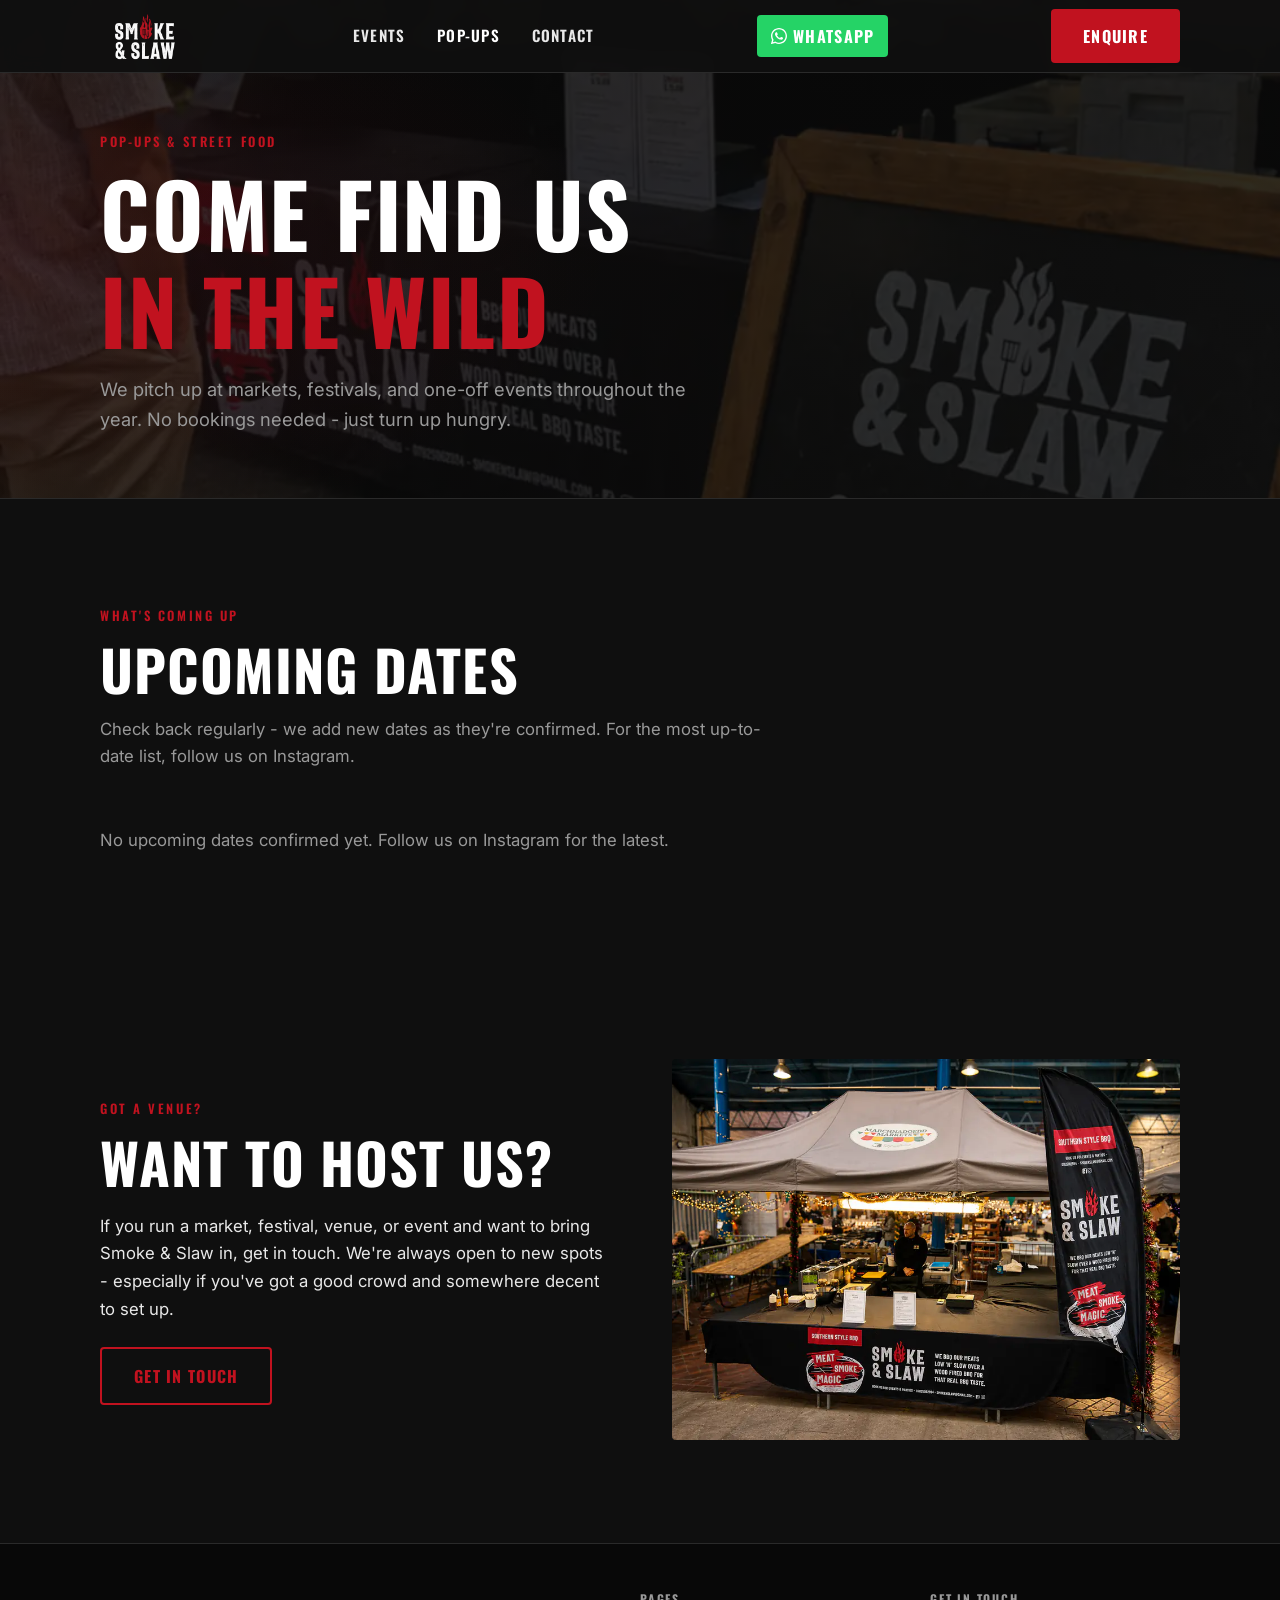
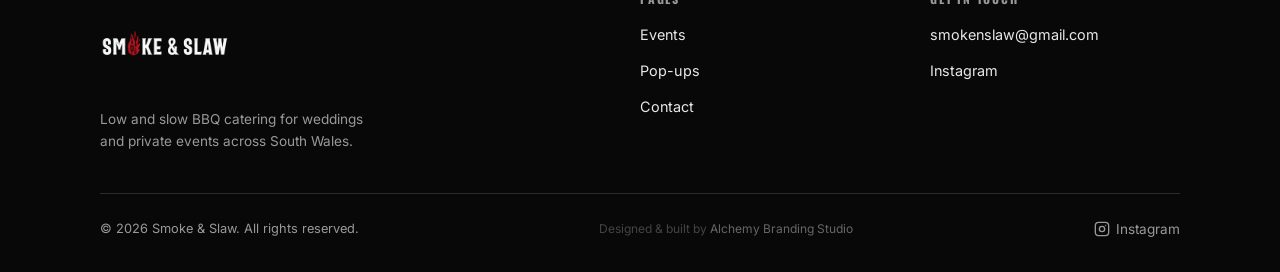
<file: popups.html>
﻿<!DOCTYPE html>
<html lang="en">
<head>
  <meta charset="UTF-8" />
  <meta name="viewport" content="width=device-width, initial-scale=1.0" />
  <title>Pop-ups &amp; Street Food Events - Smoke &amp; Slaw</title>
  <meta name="description" content="Find Smoke & Slaw at pop-up events and street food markets near you. Check upcoming dates and locations." />
  <link rel="icon" type="image/png" sizes="192x192" href="assets/favicon-192.png" />
  <link rel="apple-touch-icon" href="assets/apple-touch-icon.png" />
  <link rel="preconnect" href="https://fonts.googleapis.com" />
  <link rel="preconnect" href="https://fonts.gstatic.com" crossorigin />
  <link href="https://fonts.googleapis.com/css2?family=Oswald:wght@600;700&family=Inter:wght@400;500;600&display=swap" rel="stylesheet" />
  <link rel="preload" as="image" href="assets/PopUp2.webp" fetchpriority="high" />
  <link rel="stylesheet" href="css/styles.css" />
  <link rel="canonical" href="https://smokeandslaw.co.uk/popups.html" />
  <meta property="og:type" content="website" />
  <meta property="og:site_name" content="Smoke &amp; Slaw" />
  <meta property="og:url" content="https://smokeandslaw.co.uk/popups.html" />
  <meta property="og:title" content="Pop-ups &amp; Street Food Events — Smoke &amp; Slaw" />
  <meta property="og:description" content="Find Smoke &amp; Slaw at pop-up events and street food markets near you. Check upcoming dates and locations." />
  <meta property="og:image" content="https://smokeandslaw.co.uk/assets/og-popups.jpg" />
  <meta name="twitter:card" content="summary_large_image" />
  <meta name="twitter:title" content="Pop-ups &amp; Street Food Events — Smoke &amp; Slaw" />
  <meta name="twitter:description" content="Find Smoke &amp; Slaw at pop-up events and street food markets near you. Check upcoming dates and locations." />
  <meta name="twitter:image" content="https://smokeandslaw.co.uk/assets/og-popups.jpg" />
</head>
<body>

  <!-- HEADER -->
  <header class="site-header">
    <div class="container">
      <div class="header-inner">
        <a href="index.html" class="header-logo" aria-label="Smoke & Slaw home">
          <img decoding="async" src="assets/logo-primary.webp" alt="Smoke & Slaw" />
        </a>
        <nav class="nav-links" aria-label="Main navigation">
          <a href="events.html">Events</a>
          <a href="popups.html" class="active">Pop-ups</a>
          <a href="contact.html">Contact</a>
        </nav>
        <a href="https://wa.me/447825082994" target="_blank" rel="noopener" class="btn nav-whatsapp" aria-label="WhatsApp us" style="display:flex;align-items:center;gap:0.4rem;padding:0.5rem 0.85rem;background:#25D366;color:#fff;border:none;"><svg width="16" height="16" viewBox="0 0 24 24" fill="currentColor" xmlns="http://www.w3.org/2000/svg"><path d="M17.472 14.382c-.297-.149-1.758-.867-2.03-.967-.273-.099-.471-.148-.67.15-.197.297-.767.966-.94 1.164-.173.199-.347.223-.644.075-.297-.15-1.255-.463-2.39-1.475-.883-.788-1.48-1.761-1.653-2.059-.173-.297-.018-.458.13-.606.134-.133.298-.347.446-.52.149-.174.198-.298.298-.497.099-.198.05-.371-.025-.52-.075-.149-.669-1.612-.916-2.207-.242-.579-.487-.5-.669-.51-.173-.008-.371-.01-.57-.01-.198 0-.52.074-.792.372-.272.297-1.04 1.016-1.04 2.479 0 1.462 1.065 2.875 1.213 3.074.149.198 2.096 3.2 5.077 4.487.709.306 1.262.489 1.694.625.712.227 1.36.195 1.871.118.571-.085 1.758-.719 2.006-1.413.248-.694.248-1.289.173-1.413-.074-.124-.272-.198-.57-.347z"/><path d="M12 0C5.373 0 0 5.373 0 12c0 2.127.558 4.126 1.532 5.862L.057 23.428a.5.5 0 00.609.61l5.703-1.49A11.943 11.943 0 0012 24c6.627 0 12-5.373 12-12S18.627 0 12 0zm0 21.938a9.928 9.928 0 01-5.036-1.368l-.361-.214-3.737.977.999-3.645-.235-.374A9.938 9.938 0 012.062 12C2.062 6.509 6.509 2.062 12 2.062S21.938 6.509 21.938 12 17.491 21.938 12 21.938z"/></svg>WhatsApp</a>
        <a href="contact.html" class="btn btn--primary nav-cta">Enquire</a>
        <button class="nav-toggle" aria-label="Open menu">
          <span></span><span></span><span></span>
        </button>
      </div>
    </div>
  </header>

  <nav class="mobile-menu" aria-label="Mobile navigation">
    <a href="events.html">Events</a>
    <a href="popups.html">Pop-ups</a>
    <a href="contact.html">Contact</a>
    <a href="contact.html" class="btn btn--primary btn--lg">Enquire</a>
  </nav>

  <main>

    <!-- PAGE HERO -->
    <section class="page-hero" style="background-image:linear-gradient(rgba(10,10,10,0.85), rgba(10,10,10,0.85)), url('assets/PopUp2.webp'); background-size:cover; background-position:center; background-repeat:no-repeat;">
      <div class="container">
        <div class="page-hero__inner">
          <span class="section-label">Pop-ups &amp; street food</span>
          <h1>Come find us<br><em style="color:var(--red);font-style:normal;">in the wild</em></h1>
          <p>We pitch up at markets, festivals, and one-off events throughout the year. No bookings needed - just turn up hungry.</p>
        </div>
      </div>
    </section>

    <!-- UPCOMING EVENTS -->
    <section class="section">
      <div class="container">
        <div class="section-header">
          <span class="section-label">What's coming up</span>
          <h2>Upcoming dates</h2>
          <p>Check back regularly - we add new dates as they're confirmed. For the most up-to-date list, follow us on Instagram.</p>
        </div>

        <div class="stack stack--lg" style="max-width:760px;">

          <article class="event-card">
            <div class="event-card__date">
              <div class="event-card__date-day">24</div>
              <div class="event-card__date-month">Sep</div>
            </div>
            <div class="event-card__body">
              <h3>Abergavenny Night Market</h3>
              <p class="event-card__meta">Abergavenny · 5pm – 9pm</p>
            </div>
          </article>

          <article class="event-card">
            <div class="event-card__date">
              <div class="event-card__date-day">17</div>
              <div class="event-card__date-month">Oct</div>
            </div>
            <div class="event-card__body">
              <h3>Wedding</h3>
              <p class="event-card__meta">Private booking · not open to the public</p>
            </div>
          </article>

          <article class="event-card">
            <div class="event-card__date">
              <div class="event-card__date-day">29</div>
              <div class="event-card__date-month">Oct</div>
            </div>
            <div class="event-card__body">
              <h3>Abergavenny Night Market</h3>
              <p class="event-card__meta">Abergavenny · 5pm – 9pm</p>
            </div>
          </article>

          <article class="event-card">
            <div class="event-card__date">
              <div class="event-card__date-day">26</div>
              <div class="event-card__date-month">Nov</div>
            </div>
            <div class="event-card__body">
              <h3>Abergavenny Night Market</h3>
              <p class="event-card__meta">Abergavenny · 5pm – 9pm</p>
            </div>
          </article>

        </div>
      </div>
    </section>

    <!-- INSTAGRAM CTA – hidden until Instagram account is set up -->
    <section class="section section--alt" hidden>
      <div class="container">
        <div style="text-align:center; max-width:480px; margin-inline:auto;">
          <img loading="lazy" decoding="async" src="assets/icon.webp" alt="" style="width:56px; margin-inline:auto; margin-bottom:1.5rem; opacity:0.6;" />
          <h2 style="margin-bottom:1rem;">Stay in the loop</h2>
          <p style="margin-bottom:2rem; margin-inline:auto;">We announce new pop-up dates, last-minute events, and behind-the-scenes prep on Instagram. It's the best place to follow along.</p>
          <a href="https://instagram.com/smoke_n_slaw" target="_blank" rel="noopener" class="btn btn--primary btn--lg">
            <svg width="18" height="18" viewBox="0 0 24 24" fill="none" stroke="currentColor" stroke-width="2" stroke-linecap="round" stroke-linejoin="round"><rect x="2" y="2" width="20" height="20" rx="5"/><circle cx="12" cy="12" r="4"/><circle cx="17.5" cy="6.5" r="1" fill="currentColor" stroke="none"/></svg>
            Follow @smoke_n_slaw
          </a>
        </div>
      </div>
    </section>

    <!-- HOST A POP-UP -->
    <section class="section">
      <div class="container">
        <div class="grid-2" style="align-items:center; gap:4rem;">
          <div>
            <span class="section-label">Got a venue?</span>
            <h2 style="margin-bottom:1.25rem;">Want to host us?</h2>
            <p style="margin-bottom:1.5rem;">If you run a market, festival, venue, or event and want to bring Smoke &amp; Slaw in, get in touch. We're always open to new spots - especially if you've got a good crowd and somewhere decent to set up.</p>
            <a href="contact.html" class="btn btn--outline-red">Get in touch</a>
          </div>
          <img loading="lazy" decoding="async" src="assets/PopUp.webp" alt="Smoke & Slaw pop-up" style="width:100%; aspect-ratio:4/3; object-fit:cover; border-radius:4px;" />
        </div>
      </div>
    </section>

  </main>

  <!-- FOOTER -->
  <footer class="site-footer">
    <div class="container">
      <div class="footer-inner">
        <div class="footer-brand">
          <img loading="lazy" decoding="async" src="assets/logo-secondary.webp" alt="Smoke & Slaw" />
          <p>Low and slow BBQ catering for weddings and private events across South Wales.</p>
        </div>
        <nav class="footer-nav" aria-label="Footer navigation">
          <h4>Pages</h4>
          <ul>
            <li><a href="events.html">Events</a></li>
            <li><a href="popups.html">Pop-ups</a></li>
            <li><a href="contact.html">Contact</a></li>
          </ul>
        </nav>
        <div class="footer-nav">
          <h4>Get in touch</h4>
          <ul>
            <li><a href="mailto:smokenslaw@gmail.com">smokenslaw@gmail.com</a></li>
            <li><a href="https://instagram.com/smoke_n_slaw" target="_blank" rel="noopener">Instagram</a></li>
          </ul>
        </div>
      </div>
      <div class="footer-bottom">
        <p>&copy; 2026 Smoke &amp; Slaw. All rights reserved.</p>
        <p style="font-size:0.75rem; color:#444;">Designed &amp; built by <a href="https://alchemybranding.studio" target="_blank" rel="noopener" style="color:#666; text-decoration:none; transition:color 0.2s;" onmouseover="this.style.color='#C1121F'" onmouseout="this.style.color='#666'">Alchemy Branding Studio</a></p>
        <div class="social-links">
          <a href="https://instagram.com/smoke_n_slaw" target="_blank" rel="noopener" class="social-link">
            <svg width="16" height="16" viewBox="0 0 24 24" fill="none" stroke="currentColor" stroke-width="2" stroke-linecap="round" stroke-linejoin="round"><rect x="2" y="2" width="20" height="20" rx="5"/><circle cx="12" cy="12" r="4"/><circle cx="17.5" cy="6.5" r="1" fill="currentColor" stroke="none"/></svg>
            Instagram
          </a>
        </div>
      </div>
    </div>
  </footer>

  <script defer src="js/main.js"></script>
</body>
</html>
</file>
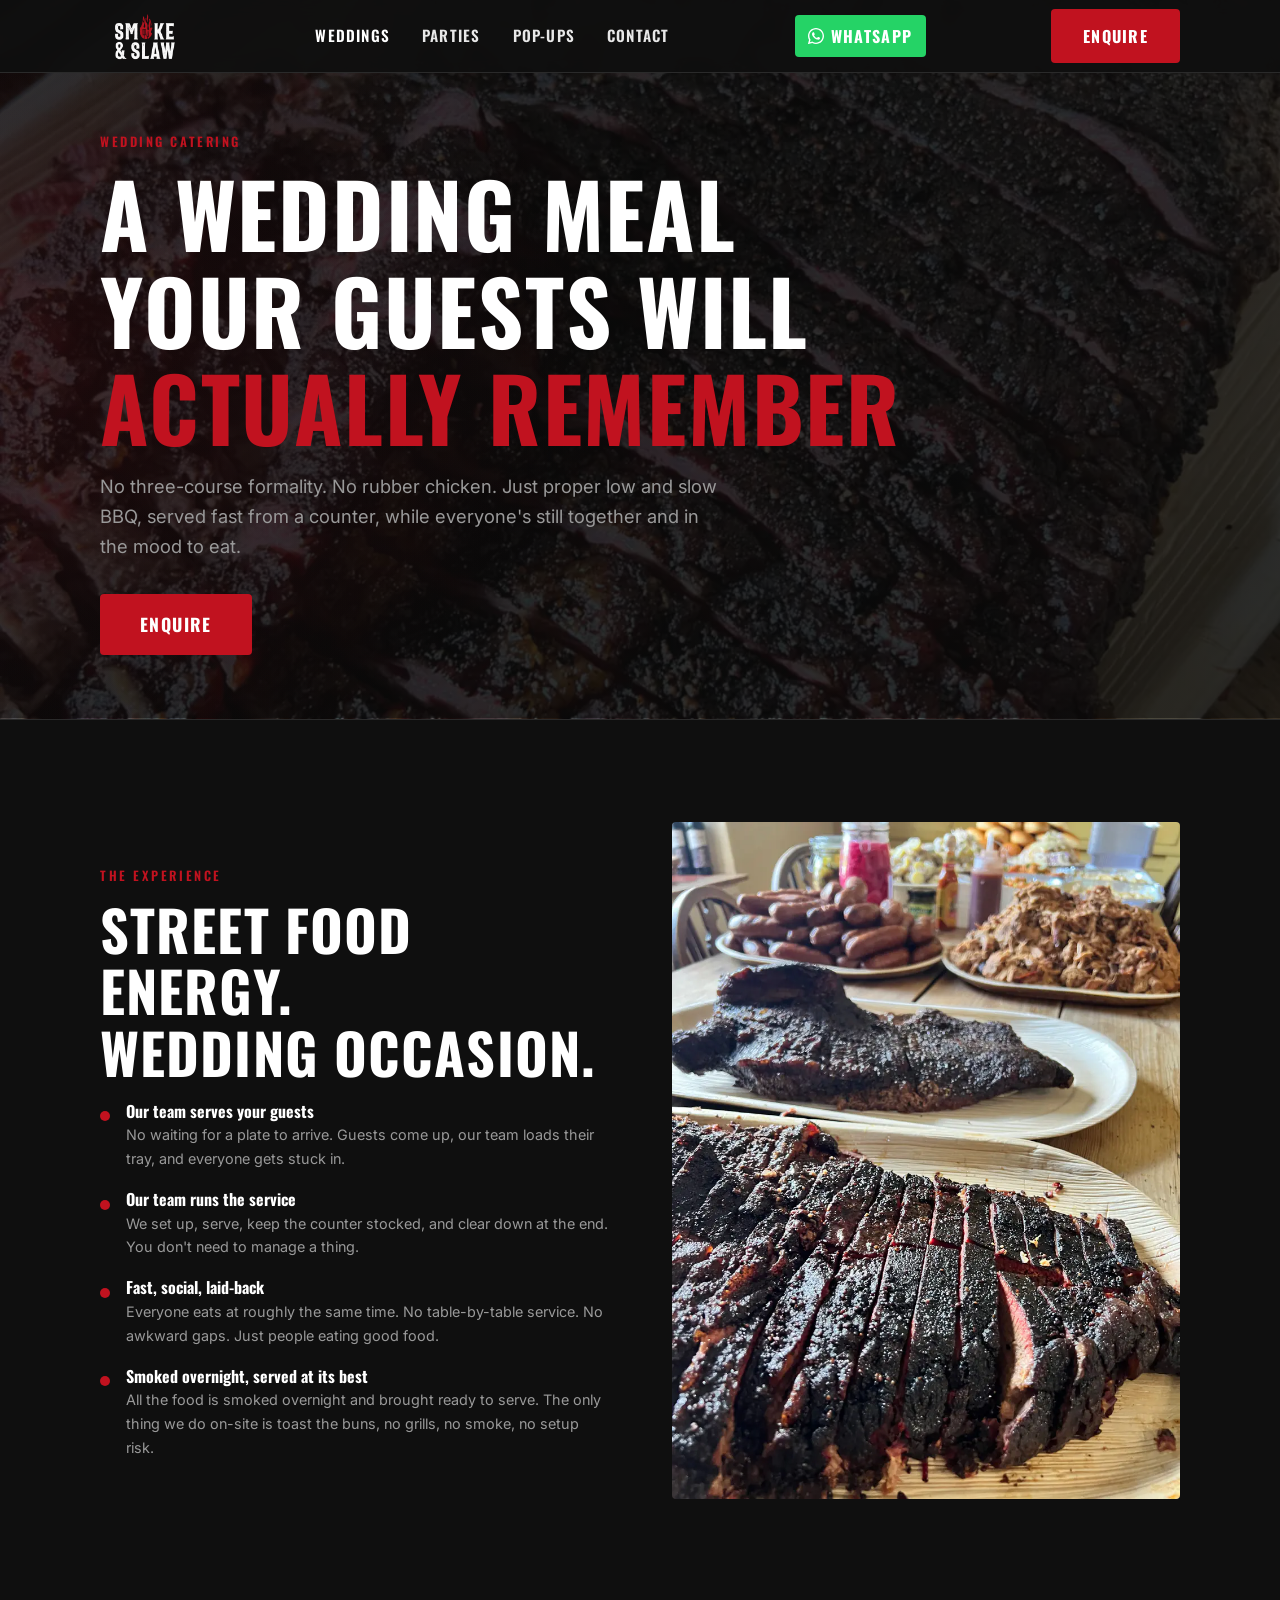
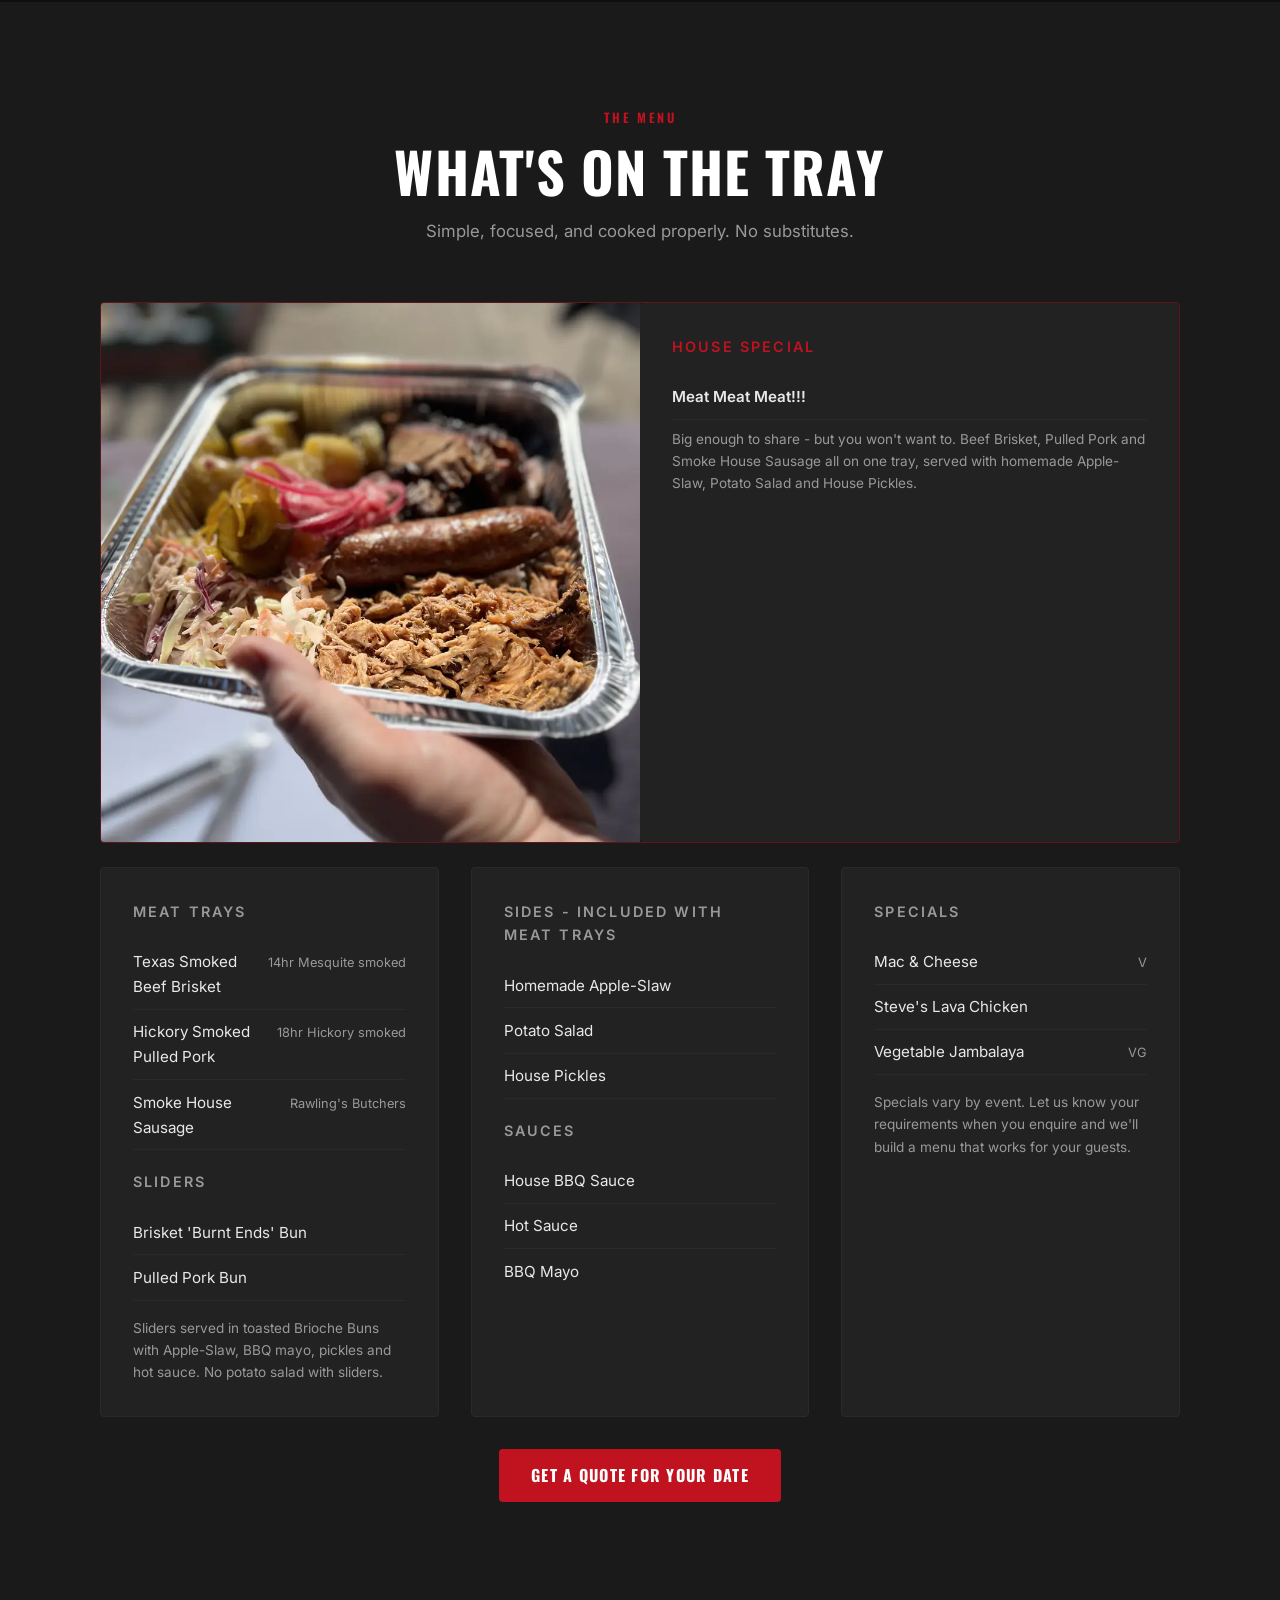
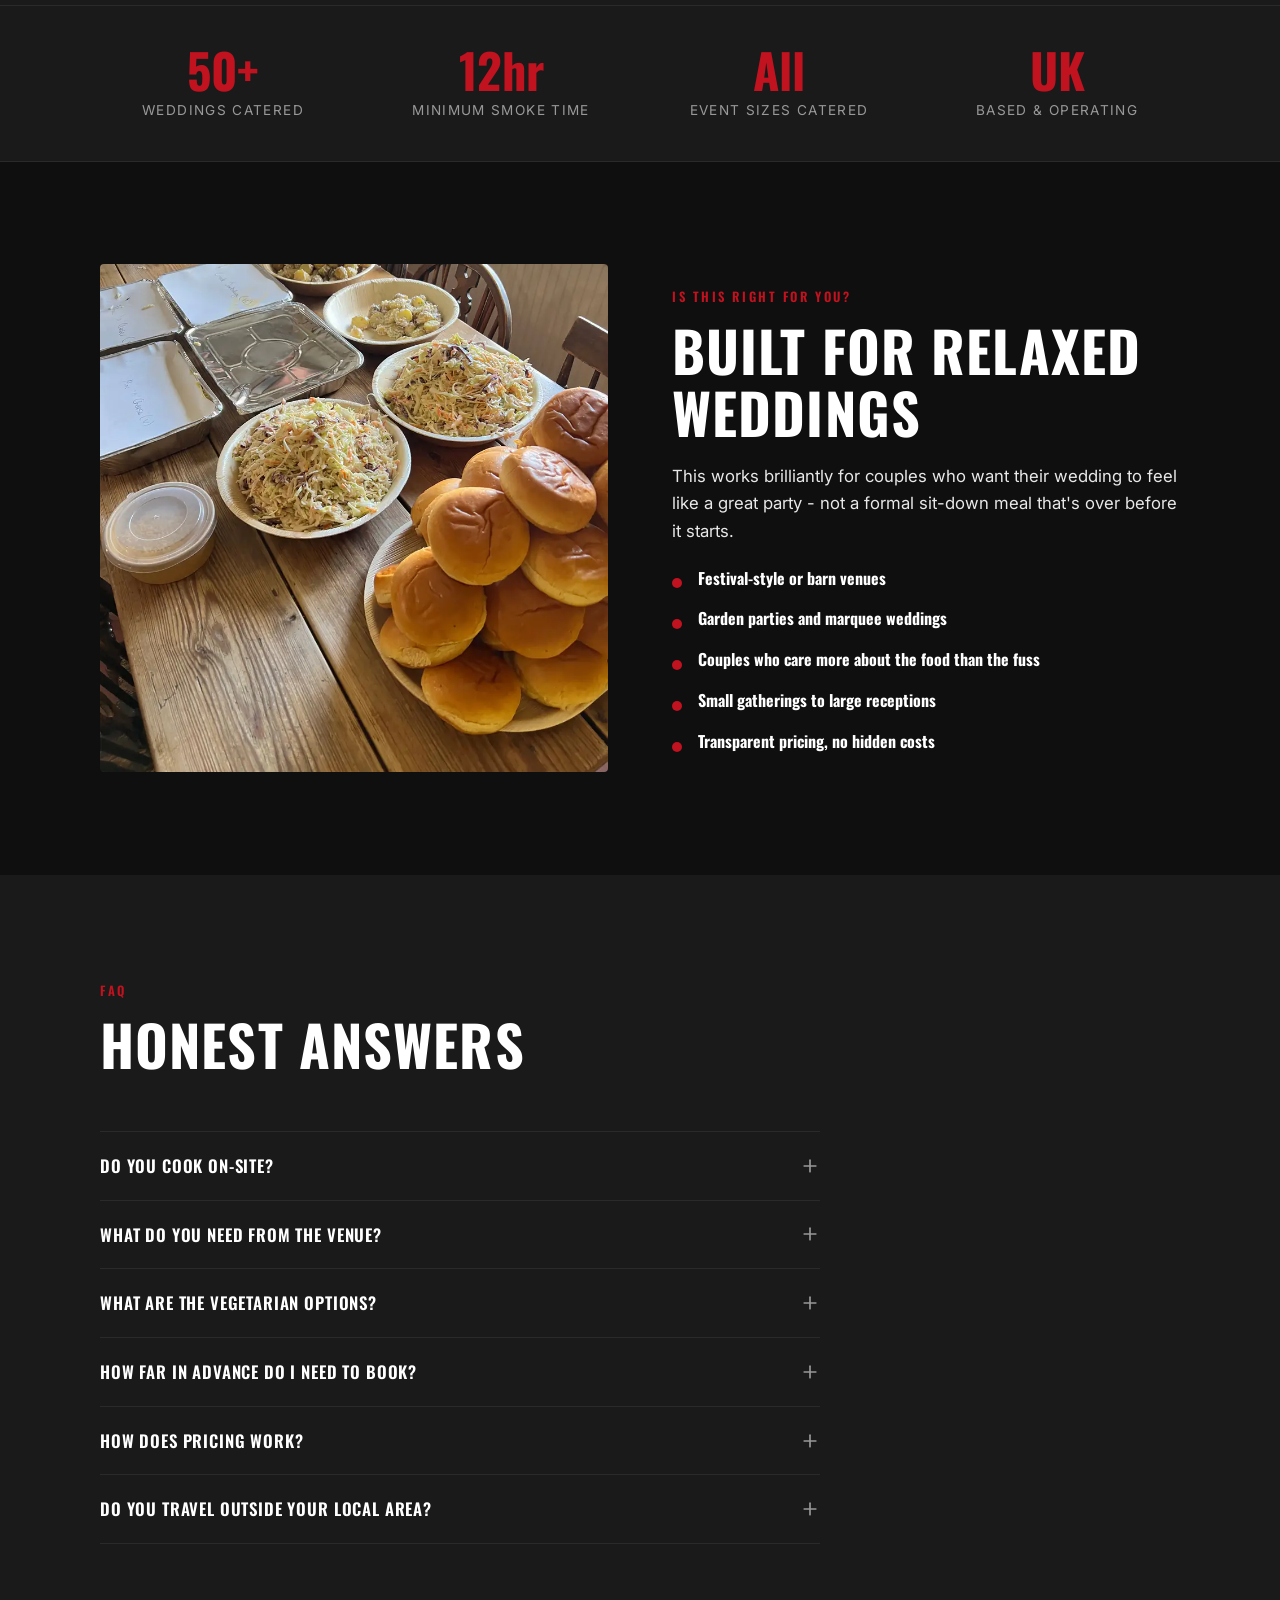
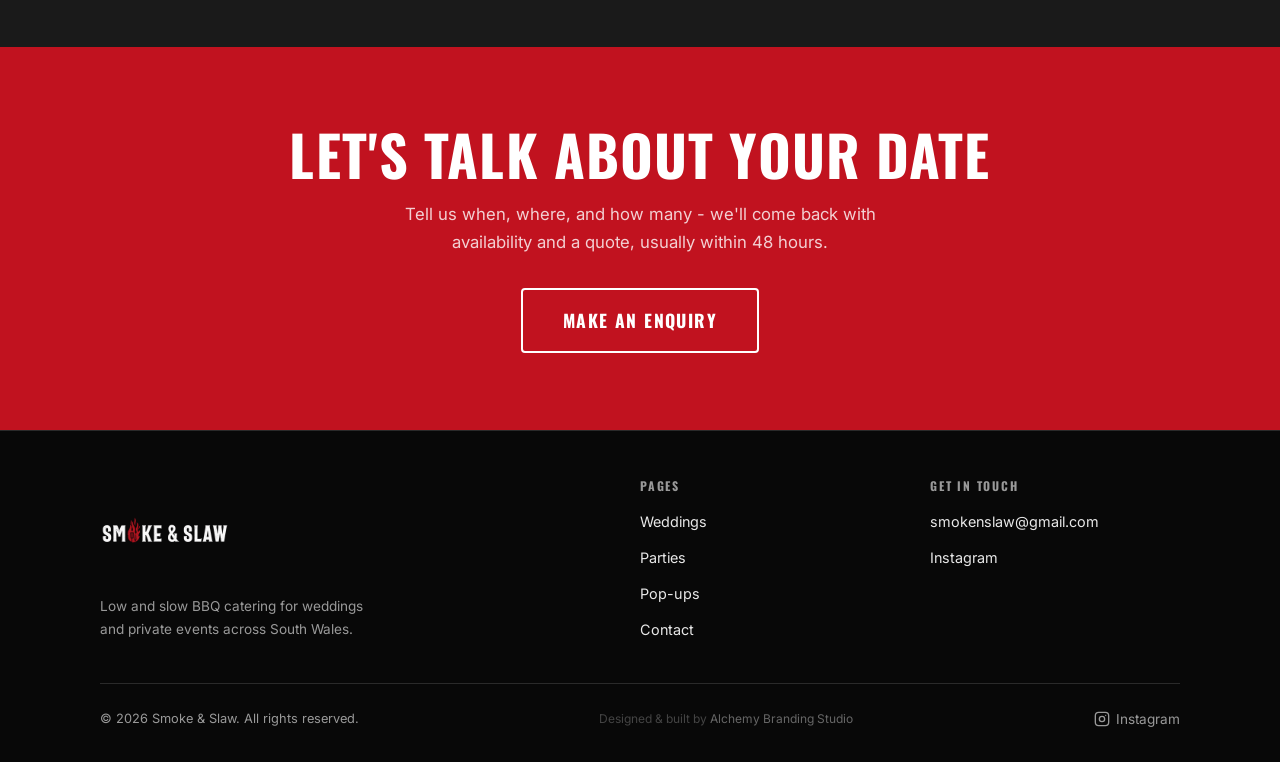
<file: weddings.html>
﻿<!DOCTYPE html>
<html lang="en">
<head>
  <meta charset="UTF-8" />
  <meta name="viewport" content="width=device-width, initial-scale=1.0" />
  <title>Wedding BBQ Catering - Smoke & Slaw</title>
  <meta name="description" content="Relaxed, festival-style BBQ catering for weddings. Brisket, pulled pork, and sausage served from a counter. No fuss, no formality. South Wales based." />
  <link rel="icon" type="image/png" sizes="192x192" href="assets/favicon-192.png" />
  <link rel="apple-touch-icon" href="assets/apple-touch-icon.png" />
  <link rel="preconnect" href="https://fonts.googleapis.com" />
  <link rel="preconnect" href="https://fonts.gstatic.com" crossorigin />
  <link href="https://fonts.googleapis.com/css2?family=Oswald:wght@600;700&family=Inter:wght@400;500;600&display=swap" rel="stylesheet" />
  <link rel="preload" as="image" href="images/wedding-hero.webp" fetchpriority="high" />
  <link rel="stylesheet" href="css/styles.css" />
  <link rel="canonical" href="https://smokeandslaw.co.uk/weddings.html" />
  <meta property="og:type" content="website" />
  <meta property="og:site_name" content="Smoke &amp; Slaw" />
  <meta property="og:url" content="https://smokeandslaw.co.uk/weddings.html" />
  <meta property="og:title" content="Wedding BBQ Catering — Smoke &amp; Slaw" />
  <meta property="og:description" content="Relaxed, festival-style BBQ catering for weddings. Brisket, pulled pork, and sausage served from a counter. No fuss, no formality. South Wales based." />
  <meta property="og:image" content="https://smokeandslaw.co.uk/assets/og-share.jpg" />
  <meta name="twitter:card" content="summary_large_image" />
  <meta name="twitter:title" content="Wedding BBQ Catering — Smoke &amp; Slaw" />
  <meta name="twitter:description" content="Relaxed, festival-style BBQ catering for weddings. Brisket, pulled pork, and sausage served from a counter. No fuss, no formality. South Wales based." />
  <meta name="twitter:image" content="https://smokeandslaw.co.uk/assets/og-share.jpg" />
  <script type="application/ld+json">
  {
    "@context": "https://schema.org",
    "@type": "FAQPage",
    "mainEntity": [
      {
        "@type": "Question",
        "name": "Do you cook on-site?",
        "acceptedAnswer": {
          "@type": "Answer",
          "text": "Almost nothing. All the food is smoked overnight and brought ready to serve. The only thing we do on-site is toast the buns. No grilling, no specialist facilities needed from your venue."
        }
      },
      {
        "@type": "Question",
        "name": "What do you need from the venue?",
        "acceptedAnswer": {
          "@type": "Answer",
          "text": "We need a covered area to serve from - a gazebo, marquee, or indoor space. We handle setup and breakdown. We'll confirm exact requirements during the planning stage once we know your venue."
        }
      },
      {
        "@type": "Question",
        "name": "What are the vegetarian options?",
        "acceptedAnswer": {
          "@type": "Answer",
          "text": "The full sides menu - coleslaw, potato salad, pickles, and rolls - is vegetarian-friendly. Mac & Cheese is available as a vegetarian option. For vegans, the BBQ pit beans and vegetable jambalaya are both vegan. Flag numbers during the enquiry process and we'll make sure everyone's looked after."
        }
      },
      {
        "@type": "Question",
        "name": "How far in advance do I need to book?",
        "acceptedAnswer": {
          "@type": "Answer",
          "text": "As early as possible. Popular summer dates fill up fast. We'll always try to accommodate later enquiries where we can, but we'd suggest reaching out at least 3-6 months ahead for weekend weddings in peak season."
        }
      },
      {
        "@type": "Question",
        "name": "How does pricing work?",
        "acceptedAnswer": {
          "@type": "Answer",
          "text": "Pricing is based on guest numbers and menu selection. Get in touch and we'll come back with a clear quote - no hidden costs, no surprises."
        }
      },
      {
        "@type": "Question",
        "name": "Do you travel outside your local area?",
        "acceptedAnswer": {
          "@type": "Answer",
          "text": "Yes, within roughly an hour's drive of Abergavenny."
        }
      }
    ]
  }
  </script>
</head>
<body>

  <!-- HEADER -->
  <header class="site-header">
    <div class="container">
      <div class="header-inner">
        <a href="index.html" class="header-logo" aria-label="Smoke & Slaw home">
          <img decoding="async" src="assets/logo-primary.webp" alt="Smoke & Slaw" />
        </a>
        <nav class="nav-links" aria-label="Main navigation">
          <a href="weddings.html" class="active">Weddings</a>
          <a href="parties.html">Parties</a>
          <a href="popups.html">Pop-ups</a>
          <a href="contact.html">Contact</a>
        </nav>
        <a href="https://wa.me/447825082994" target="_blank" rel="noopener" class="btn nav-whatsapp" aria-label="WhatsApp us" style="display:flex;align-items:center;gap:0.4rem;padding:0.5rem 0.85rem;background:#25D366;color:#fff;border:none;"><svg width="16" height="16" viewBox="0 0 24 24" fill="currentColor" xmlns="http://www.w3.org/2000/svg"><path d="M17.472 14.382c-.297-.149-1.758-.867-2.03-.967-.273-.099-.471-.148-.67.15-.197.297-.767.966-.94 1.164-.173.199-.347.223-.644.075-.297-.15-1.255-.463-2.39-1.475-.883-.788-1.48-1.761-1.653-2.059-.173-.297-.018-.458.13-.606.134-.133.298-.347.446-.52.149-.174.198-.298.298-.497.099-.198.05-.371-.025-.52-.075-.149-.669-1.612-.916-2.207-.242-.579-.487-.5-.669-.51-.173-.008-.371-.01-.57-.01-.198 0-.52.074-.792.372-.272.297-1.04 1.016-1.04 2.479 0 1.462 1.065 2.875 1.213 3.074.149.198 2.096 3.2 5.077 4.487.709.306 1.262.489 1.694.625.712.227 1.36.195 1.871.118.571-.085 1.758-.719 2.006-1.413.248-.694.248-1.289.173-1.413-.074-.124-.272-.198-.57-.347z"/><path d="M12 0C5.373 0 0 5.373 0 12c0 2.127.558 4.126 1.532 5.862L.057 23.428a.5.5 0 00.609.61l5.703-1.49A11.943 11.943 0 0012 24c6.627 0 12-5.373 12-12S18.627 0 12 0zm0 21.938a9.928 9.928 0 01-5.036-1.368l-.361-.214-3.737.977.999-3.645-.235-.374A9.938 9.938 0 012.062 12C2.062 6.509 6.509 2.062 12 2.062S21.938 6.509 21.938 12 17.491 21.938 12 21.938z"/></svg>WhatsApp</a>
        <a href="contact.html" class="btn btn--primary nav-cta">Enquire</a>
        <button class="nav-toggle" aria-label="Open menu">
          <span></span><span></span><span></span>
        </button>
      </div>
    </div>
  </header>

  <nav class="mobile-menu" aria-label="Mobile navigation">
    <a href="weddings.html">Weddings</a>
    <a href="parties.html">Parties</a>
    <a href="popups.html">Pop-ups</a>
    <a href="contact.html">Contact</a>
    <a href="contact.html" class="btn btn--primary btn--lg">Enquire</a>
  </nav>

  <main>

    <!-- PAGE HERO -->
    <section class="page-hero" style="background-image:linear-gradient(rgba(10,10,10,0.85), rgba(10,10,10,0.85)), url('images/wedding-hero.webp'); background-size:cover; background-position:center; background-repeat:no-repeat;">
      <div class="container">
        <div class="page-hero__inner">
          <span class="section-label">Wedding catering</span>
          <h1>A wedding meal<br>your guests will<br><em style="color:var(--red);font-style:normal;">actually remember</em></h1>
          <p>No three-course formality. No rubber chicken. Just proper low and slow BBQ, served fast from a counter, while everyone's still together and in the mood to eat.</p>
          <div style="margin-top:2rem;">
            <a href="contact.html" class="btn btn--primary btn--lg">Enquire</a>
          </div>
        </div>
      </div>
    </section>

    <!-- WHAT TO EXPECT -->
    <section class="section">
      <div class="container">
        <div class="grid-2" style="align-items:center; gap: 4rem;">
          <div>
            <span class="section-label">The experience</span>
            <h2 style="margin-bottom:1.25rem;">Street food energy.<br>Wedding occasion.</h2>
            <div class="feature-list">
              <div class="feature-item">
                <div class="feature-item__icon"></div>
                <div class="feature-item__text">
                  <h4>Our team serves your guests</h4>
                  <p>No waiting for a plate to arrive. Guests come up, our team loads their tray, and everyone gets stuck in.</p>
                </div>
              </div>
              <div class="feature-item">
                <div class="feature-item__icon"></div>
                <div class="feature-item__text">
                  <h4>Our team runs the service</h4>
                  <p>We set up, serve, keep the counter stocked, and clear down at the end. You don't need to manage a thing.</p>
                </div>
              </div>
              <div class="feature-item">
                <div class="feature-item__icon"></div>
                <div class="feature-item__text">
                  <h4>Fast, social, laid-back</h4>
                  <p>Everyone eats at roughly the same time. No table-by-table service. No awkward gaps. Just people eating good food.</p>
                </div>
              </div>
              <div class="feature-item">
                <div class="feature-item__icon"></div>
                <div class="feature-item__text">
                  <h4>Smoked overnight, served at its best</h4>
                  <p>All the food is smoked overnight and brought ready to serve. The only thing we do on-site is toast the buns, no grills, no smoke, no setup risk.</p>
                </div>
              </div>
            </div>
          </div>

          <img loading="lazy" decoding="async" src="images/wedding-spread.webp" alt="Smoked brisket, sausages and pulled pork laid out at a wedding" style="width:100%; aspect-ratio:3/4; object-fit:cover; border-radius:4px;" />
        </div>
      </div>
    </section>

    <!-- MENU -->
    <section class="section section--alt">
      <div class="container">
        <div class="section-header section-header--center">
          <span class="section-label">The menu</span>
          <h2>What's on the tray</h2>
          <p>Simple, focused, and cooked properly. No substitutes.</p>
        </div>

        <!-- House Special -->
        <div style="margin-bottom:1.5rem; border:1px solid rgba(193,18,31,0.4); border-radius:4px; overflow:hidden; display:grid; grid-template-columns:1fr 1fr; align-items:stretch;">
          <img loading="lazy" decoding="async" src="images/meat-meat-meat-tray.webp" alt="Meat Meat Meat" style="width:100%; aspect-ratio:1; object-fit:contain; object-position:center; background:#1a1a1a; display:block;" />
          <div class="menu-section" style="border:none;">
            <p class="menu-section__label" style="color:var(--red);">House special</p>
            <div class="menu-item">
              <span class="menu-item__name" style="font-weight:600;">Meat Meat Meat!!!</span>
            </div>
            <p style="margin-top:0.5rem; font-size:0.85rem; color:var(--muted);">Big enough to share - but you won't want to. Beef Brisket, Pulled Pork and Smoke House Sausage all on one tray, served with homemade Apple-Slaw, Potato Salad and House Pickles.</p>
          </div>
        </div>

        <div class="grid-3" style="margin-bottom:2rem;">
          <div class="menu-section">
            <p class="menu-section__label">Meat trays</p>
            <div class="menu-item">
              <span class="menu-item__name">Texas Smoked Beef Brisket</span>
              <span class="menu-item__detail">14hr Mesquite smoked</span>
            </div>
            <div class="menu-item">
              <span class="menu-item__name">Hickory Smoked Pulled Pork</span>
              <span class="menu-item__detail">18hr Hickory smoked</span>
            </div>
            <div class="menu-item">
              <span class="menu-item__name">Smoke House Sausage</span>
              <span class="menu-item__detail">Rawling's Butchers</span>
            </div>
            <p class="menu-section__label" style="margin-top:1.25rem;">Sliders</p>
            <div class="menu-item">
              <span class="menu-item__name">Brisket 'Burnt Ends' Bun</span>
            </div>
            <div class="menu-item">
              <span class="menu-item__name">Pulled Pork Bun</span>
            </div>
            <p style="margin-top:1rem; font-size:0.85rem; color:var(--muted);">Sliders served in toasted Brioche Buns with Apple-Slaw, BBQ mayo, pickles and hot sauce. No potato salad with sliders.</p>
          </div>

          <div class="menu-section">
            <p class="menu-section__label">Sides - included with meat trays</p>
            <div class="menu-item">
              <span class="menu-item__name">Homemade Apple-Slaw</span>
            </div>
            <div class="menu-item">
              <span class="menu-item__name">Potato Salad</span>
            </div>
            <div class="menu-item">
              <span class="menu-item__name">House Pickles</span>
            </div>
            <p class="menu-section__label" style="margin-top:1.25rem;">Sauces</p>
            <div class="menu-item">
              <span class="menu-item__name">House BBQ Sauce</span>
            </div>
            <div class="menu-item">
              <span class="menu-item__name">Hot Sauce</span>
            </div>
            <div class="menu-item">
              <span class="menu-item__name">BBQ Mayo</span>
            </div>
          </div>

          <div class="menu-section">
            <p class="menu-section__label">Specials</p>
            <div class="menu-item">
              <span class="menu-item__name">Mac &amp; Cheese</span><span class="menu-item__detail">V</span>
            </div>
            <div class="menu-item">
              <span class="menu-item__name">Steve's Lava Chicken</span>
            </div>
            <div class="menu-item">
              <span class="menu-item__name">Vegetable Jambalaya</span>
              <span class="menu-item__detail">VG</span>
            </div>
            <p style="margin-top:1rem; font-size:0.85rem; color:var(--muted);">Specials vary by event. Let us know your requirements when you enquire and we'll build a menu that works for your guests.</p>
          </div>
        </div>

        <div class="flex-center">
          <a href="contact.html" class="btn btn--primary">Get a quote for your date</a>
        </div>
      </div>
    </section>

    <!-- STATS -->
    <div class="stat-band">
      <div class="container">
        <div class="stat-band__grid">
          <div>
            <div class="stat__value">50+</div>
            <div class="stat__label">Weddings catered</div>
          </div>
          <div>
            <div class="stat__value">12hr</div>
            <div class="stat__label">Minimum smoke time</div>
          </div>
          <div>
            <div class="stat__value">All</div>
            <div class="stat__label">Event sizes catered</div>
          </div>
          <div>
            <div class="stat__value">UK</div>
            <div class="stat__label">Based &amp; operating</div>
          </div>
        </div>
      </div>
    </div>

    <!-- WHO IT'S FOR -->
    <section class="section">
      <div class="container">
        <div class="grid-2" style="align-items:center; gap:4rem;">
          <img loading="lazy" decoding="async" src="images/wedding-buffet.webp" alt="Apple slaw, potato salad and buns set out for a wedding buffet" style="width:100%; aspect-ratio:1; object-fit:cover; border-radius:4px;" />

          <div>
            <span class="section-label">Is this right for you?</span>
            <h2 style="margin-bottom:1.25rem;">Built for relaxed weddings</h2>
            <p style="margin-bottom:1.5rem;">This works brilliantly for couples who want their wedding to feel like a great party - not a formal sit-down meal that's over before it starts.</p>
            <div class="feature-list">
              <div class="feature-item">
                <div class="feature-item__icon"></div>
                <div class="feature-item__text"><h4>Festival-style or barn venues</h4></div>
              </div>
              <div class="feature-item">
                <div class="feature-item__icon"></div>
                <div class="feature-item__text"><h4>Garden parties and marquee weddings</h4></div>
              </div>
              <div class="feature-item">
                <div class="feature-item__icon"></div>
                <div class="feature-item__text"><h4>Couples who care more about the food than the fuss</h4></div>
              </div>
              <div class="feature-item">
                <div class="feature-item__icon"></div>
                <div class="feature-item__text"><h4>Small gatherings to large receptions</h4></div>
              </div>
              <div class="feature-item">
                <div class="feature-item__icon"></div>
                <div class="feature-item__text"><h4>Transparent pricing, no hidden costs</h4></div>
              </div>
            </div>
          </div>
        </div>
      </div>
    </section>

    <!-- FAQ -->
    <section class="section section--alt">
      <div class="container">
        <div class="section-header">
          <span class="section-label">FAQ</span>
          <h2>Honest answers</h2>
        </div>

        <div class="faq-list" style="max-width:720px;">

          <div class="faq-item">
            <button class="faq-question">
              Do you cook on-site?
              <svg viewBox="0 0 24 24" fill="none" stroke-width="2" stroke-linecap="round" stroke-linejoin="round"><line x1="12" y1="5" x2="12" y2="19"/><line x1="5" y1="12" x2="19" y2="12"/></svg>
            </button>
            <div class="faq-answer">
              <p>Almost nothing. All the food is smoked overnight and brought ready to serve. The only thing we do on-site is toast the buns. No grilling, no specialist facilities needed from your venue.</p>
            </div>
          </div>

          <div class="faq-item">
            <button class="faq-question">
              What do you need from the venue?
              <svg viewBox="0 0 24 24" fill="none" stroke-width="2" stroke-linecap="round" stroke-linejoin="round"><line x1="12" y1="5" x2="12" y2="19"/><line x1="5" y1="12" x2="19" y2="12"/></svg>
            </button>
            <div class="faq-answer">
              <p>We need a covered area to serve from - a gazebo, marquee, or indoor space. We handle setup and breakdown. We'll confirm exact requirements during the planning stage once we know your venue.</p>
            </div>
          </div>

          <div class="faq-item">
            <button class="faq-question">
              What are the vegetarian options?
              <svg viewBox="0 0 24 24" fill="none" stroke-width="2" stroke-linecap="round" stroke-linejoin="round"><line x1="12" y1="5" x2="12" y2="19"/><line x1="5" y1="12" x2="19" y2="12"/></svg>
            </button>
            <div class="faq-answer">
              <p>The full sides menu - coleslaw, potato salad, pickles, and rolls - is vegetarian-friendly. Mac &amp; Cheese is available as a vegetarian option. For vegans, the BBQ pit beans and vegetable jambalaya are both vegan. Flag numbers during the enquiry process and we'll make sure everyone's looked after.</p>
            </div>
          </div>

          <div class="faq-item">
            <button class="faq-question">
              How far in advance do I need to book?
              <svg viewBox="0 0 24 24" fill="none" stroke-width="2" stroke-linecap="round" stroke-linejoin="round"><line x1="12" y1="5" x2="12" y2="19"/><line x1="5" y1="12" x2="19" y2="12"/></svg>
            </button>
            <div class="faq-answer">
              <p>As early as possible. Popular summer dates fill up fast. We'll always try to accommodate later enquiries where we can, but we'd suggest reaching out at least 3–6 months ahead for weekend weddings in peak season.</p>
            </div>
          </div>

          <div class="faq-item">
            <button class="faq-question">
              How does pricing work?
              <svg viewBox="0 0 24 24" fill="none" stroke-width="2" stroke-linecap="round" stroke-linejoin="round"><line x1="12" y1="5" x2="12" y2="19"/><line x1="5" y1="12" x2="19" y2="12"/></svg>
            </button>
            <div class="faq-answer">
              <p>Pricing is based on guest numbers and menu selection. Get in touch and we'll come back with a clear quote - no hidden costs, no surprises.</p>
            </div>
          </div>

          <div class="faq-item">
            <button class="faq-question">
              Do you travel outside your local area?
              <svg viewBox="0 0 24 24" fill="none" stroke-width="2" stroke-linecap="round" stroke-linejoin="round"><line x1="12" y1="5" x2="12" y2="19"/><line x1="5" y1="12" x2="19" y2="12"/></svg>
            </button>
            <div class="faq-answer">
              <p>Yes. Yes, within roughly an hour's drive of Abergavenny.</p>
            </div>
          </div>

        </div>
      </div>
    </section>

    <!-- FINAL CTA -->
    <section class="cta-band">
      <div class="container">
        <h2>Let's talk about your date</h2>
        <p>Tell us when, where, and how many - we'll come back with availability and a quote, usually within 48 hours.</p>
        <a href="contact.html" class="btn btn--outline btn--lg">Make an enquiry</a>
      </div>
    </section>

  </main>

  <!-- FOOTER -->
  <footer class="site-footer">
    <div class="container">
      <div class="footer-inner">
        <div class="footer-brand">
          <img loading="lazy" decoding="async" src="assets/logo-secondary.webp" alt="Smoke & Slaw" />
          <p>Low and slow BBQ catering for weddings and private events across South Wales.</p>
        </div>
        <nav class="footer-nav" aria-label="Footer navigation">
          <h4>Pages</h4>
          <ul>
            <li><a href="weddings.html">Weddings</a></li>
            <li><a href="parties.html">Parties</a></li>
            <li><a href="popups.html">Pop-ups</a></li>
            <li><a href="contact.html">Contact</a></li>
          </ul>
        </nav>
        <div class="footer-nav">
          <h4>Get in touch</h4>
          <ul>
            <li><a href="mailto:smokenslaw@gmail.com">smokenslaw@gmail.com</a></li>
            <li><a href="https://instagram.com/smoke_n_slaw" target="_blank" rel="noopener">Instagram</a></li>
          </ul>
        </div>
      </div>
      <div class="footer-bottom">
        <p>&copy; 2026 Smoke &amp; Slaw. All rights reserved.</p>
        <p style="font-size:0.75rem; color:#444;">Designed &amp; built by <a href="https://alchemybranding.studio" target="_blank" rel="noopener" style="color:#666; text-decoration:none; transition:color 0.2s;" onmouseover="this.style.color='#C1121F'" onmouseout="this.style.color='#666'">Alchemy Branding Studio</a></p>
        <div class="social-links">
          <a href="https://instagram.com/smoke_n_slaw" target="_blank" rel="noopener" class="social-link">
            <svg width="16" height="16" viewBox="0 0 24 24" fill="none" stroke="currentColor" stroke-width="2" stroke-linecap="round" stroke-linejoin="round"><rect x="2" y="2" width="20" height="20" rx="5"/><circle cx="12" cy="12" r="4"/><circle cx="17.5" cy="6.5" r="1" fill="currentColor" stroke="none"/></svg>
            Instagram
          </a>
        </div>
      </div>
    </div>
  </footer>

  <script defer src="js/main.js"></script>
</body>
</html>
</file>
<file: css/styles.css>
/* ============================================================
   SMOKE & SLAW — Main Stylesheet
   Mobile-first, modular, semantic
   ============================================================ */

/* ------------------------------------------------------------
   1. CUSTOM PROPERTIES
   ------------------------------------------------------------ */
:root {
  --bg:         #0F0F0F;
  --bg-alt:     #1A1A1A;
  --bg-card:    #222222;
  --white:      #FFFFFF;
  --off-white:  #E8E8E8;
  --muted:      #999999;
  --red:        #C1121F;
  --red-dark:   #9A0E18;
  --red-light:  #E01428;
  --border:     #2A2A2A;

  --font-head:  'Oswald', 'Arial Narrow', Arial, sans-serif;
  --font-body:  'Inter', system-ui, -apple-system, sans-serif;

  --max-w:      1160px;
  --section-py: clamp(4rem, 8vw, 7rem);
  --radius:     4px;

  --trans: 0.2s ease;
}

/* ------------------------------------------------------------
   2. RESET & BASE
   ------------------------------------------------------------ */
*, *::before, *::after {
  box-sizing: border-box;
  margin: 0;
  padding: 0;
}

[hidden] { display: none !important; }

html {
  scroll-behavior: smooth;
  font-size: 16px;
}

body {
  background-color: var(--bg);
  color: var(--white);
  font-family: var(--font-body);
  line-height: 1.65;
  -webkit-font-smoothing: antialiased;
}

img {
  display: block;
  max-width: 100%;
  height: auto;
}

a {
  color: inherit;
  text-decoration: none;
}

ul, ol {
  list-style: none;
}

button {
  cursor: pointer;
  border: none;
  background: none;
  font: inherit;
}

input, textarea, select {
  font: inherit;
}

/* ------------------------------------------------------------
   3. TYPOGRAPHY
   ------------------------------------------------------------ */
h1, h2, h3, h4 {
  font-family: var(--font-head);
  font-weight: 700;
  text-transform: uppercase;
  letter-spacing: 0.02em;
  line-height: 1.1;
}

h1 { font-size: clamp(2.8rem, 7vw, 5.5rem); }
h2 { font-size: clamp(2rem, 5vw, 3.5rem); }
h3 { font-size: clamp(1.4rem, 3vw, 2rem); }
h4 { font-size: 1.1rem; letter-spacing: 0.08em; }

p {
  font-size: clamp(0.95rem, 2vw, 1.05rem);
  color: var(--off-white);
  max-width: 62ch;
}

.text-muted {
  color: var(--muted);
  font-size: 0.875rem;
}

.text-red    { color: var(--red); }
.text-center { text-align: center; }
.text-upper  { text-transform: uppercase; letter-spacing: 0.1em; font-size: 0.8rem; font-weight: 600; }

/* ------------------------------------------------------------
   4. LAYOUT UTILITIES
   ------------------------------------------------------------ */
.container {
  width: 100%;
  max-width: var(--max-w);
  margin-inline: auto;
  padding-inline: clamp(1rem, 5vw, 2.5rem);
}

.section {
  padding-block: var(--section-py);
}

.section--alt {
  background-color: var(--bg-alt);
}

.section--dark {
  background-color: #0A0A0A;
}

.grid-2 {
  display: grid;
  grid-template-columns: 1fr;
  gap: 2.5rem;
}

.grid-3 {
  display: grid;
  grid-template-columns: 1fr;
  gap: 2rem;
}

.grid-4 {
  display: grid;
  grid-template-columns: repeat(2, 1fr);
  gap: 1.5rem;
}

.flex-center {
  display: flex;
  align-items: center;
  justify-content: center;
}

.flex-between {
  display: flex;
  align-items: center;
  justify-content: space-between;
}

.stack {
  display: flex;
  flex-direction: column;
  gap: 1rem;
}

.stack--sm { gap: 0.5rem; }
.stack--lg { gap: 2rem; }

/* ------------------------------------------------------------
   5. BUTTONS
   ------------------------------------------------------------ */
.btn {
  display: inline-flex;
  align-items: center;
  gap: 0.5rem;
  padding: 0.85rem 2rem;
  font-family: var(--font-head);
  font-size: 1rem;
  font-weight: 700;
  text-transform: uppercase;
  letter-spacing: 0.08em;
  border-radius: var(--radius);
  transition: background var(--trans), color var(--trans), transform var(--trans);
  white-space: nowrap;
}

.btn:hover {
  transform: translateY(-1px);
}

.nav-whatsapp {
  background: #25D366;
  color: #fff;
  border: none;
}
.nav-whatsapp:hover {
  background: #1ebe5d;
  color: #fff;
}

.btn--primary {
  background: var(--red);
  color: var(--white);
}

.btn--primary:hover {
  background: var(--red-light);
}

.btn--outline {
  background: transparent;
  color: var(--white);
  border: 2px solid var(--white);
}

.btn--outline:hover {
  background: var(--white);
  color: var(--bg);
}

.btn--outline-red {
  background: transparent;
  color: var(--red);
  border: 2px solid var(--red);
}

.btn--outline-red:hover {
  background: var(--red);
  color: var(--white);
}

.btn--lg {
  padding: 1rem 2.5rem;
  font-size: 1.1rem;
}

/* ------------------------------------------------------------
   6. HEADER & NAVIGATION
   ------------------------------------------------------------ */
.site-header {
  position: fixed;
  top: 0;
  left: 0;
  right: 0;
  z-index: 100;
  background: rgba(15, 15, 15, 0.95);
  backdrop-filter: blur(8px);
  border-bottom: 1px solid var(--border);
  transition: background var(--trans);
}

.header-inner {
  display: flex;
  align-items: center;
  justify-content: space-between;
  height: 72px;
}

.header-logo img {
  height: 90px;
  width: auto;
}

.nav-links {
  display: none;
  align-items: center;
  gap: 2rem;
}

.nav-links a {
  font-family: var(--font-head);
  font-size: 0.95rem;
  font-weight: 600;
  text-transform: uppercase;
  letter-spacing: 0.08em;
  color: var(--off-white);
  transition: color var(--trans);
}

.nav-links a:hover,
.nav-links a.active {
  color: var(--white);
}

.nav-cta {
  display: none;
}

.nav-toggle {
  display: flex;
  flex-direction: column;
  gap: 5px;
  padding: 4px;
  z-index: 110;
}

.nav-toggle span {
  display: block;
  width: 24px;
  height: 2px;
  background: var(--white);
  transition: transform var(--trans), opacity var(--trans);
}

.nav-toggle.open span:nth-child(1) { transform: translateY(7px) rotate(45deg); }
.nav-toggle.open span:nth-child(2) { opacity: 0; }
.nav-toggle.open span:nth-child(3) { transform: translateY(-7px) rotate(-45deg); }

/* Mobile menu */
.mobile-menu {
  display: none;
  position: fixed;
  inset: 0;
  background: var(--bg);
  z-index: 99;
  flex-direction: column;
  align-items: center;
  justify-content: center;
  gap: 2.5rem;
}

.mobile-menu.open {
  display: flex;
}

.mobile-menu a {
  font-family: var(--font-head);
  font-size: 2rem;
  font-weight: 700;
  text-transform: uppercase;
  letter-spacing: 0.05em;
  color: var(--off-white);
  transition: color var(--trans);
}

.mobile-menu a:hover {
  color: var(--red);
}

/* ------------------------------------------------------------
   7. HERO
   ------------------------------------------------------------ */
.hero {
  min-height: 100svh;
  display: grid;
  place-items: start center;
  padding-block: 12rem 5rem;
  position: relative;
  overflow: hidden;
  background-color: var(--bg);
  background-image: url('../assets/Beef_Brisket.webp');
  background-size: cover;
  background-position: center;
  background-repeat: no-repeat;
}

.hero::before {
  content: '';
  position: absolute;
  inset: 0;
  background: linear-gradient(to bottom,
    rgba(10, 10, 10, 0.80) 0%,
    rgba(10, 10, 10, 0.65) 50%,
    rgba(10, 10, 10, 0.85) 100%
  );
  pointer-events: none;
}

.hero-content {
  text-align: center;
  position: relative;
  z-index: 1;
}

.hero-eyebrow {
  display: inline-block;
  color: var(--red);
  font-family: var(--font-head);
  font-size: 0.85rem;
  font-weight: 600;
  text-transform: uppercase;
  letter-spacing: 0.2em;
  margin-bottom: 1.25rem;
}

.hero h1 {
  margin-bottom: 1.25rem;
}

.hero h1 em {
  font-style: normal;
  color: var(--red);
}

.hero-sub {
  font-size: clamp(1rem, 2.5vw, 1.2rem);
  color: var(--muted);
  max-width: 46ch;
  margin-inline: auto;
  margin-bottom: 2.5rem;
}

.hero-actions {
  display: flex;
  flex-wrap: wrap;
  gap: 1rem;
  justify-content: center;
}

.hero-icon-overlay {
  position: absolute;
  inset: 0;
  width: 100%;
  height: 100%;
  object-fit: contain;
  object-position: center;
  opacity: 0.3;
  pointer-events: none;
  z-index: 0;
}

.hero-logo {
  margin-bottom: 2.5rem;
}

.hero-logo img {
  height: clamp(160px, 30vw, 280px);
  margin-inline: auto;
}

/* ------------------------------------------------------------
   8. SECTION HEADERS
   ------------------------------------------------------------ */
.section-header {
  margin-bottom: clamp(2rem, 5vw, 3.5rem);
}

.section-header--center {
  text-align: center;
}

.section-header--center p {
  margin-inline: auto;
}

.section-label {
  display: inline-block;
  color: var(--red);
  font-family: var(--font-head);
  font-size: 0.8rem;
  font-weight: 600;
  text-transform: uppercase;
  letter-spacing: 0.2em;
  margin-bottom: 0.75rem;
}

.section-header h2 {
  margin-bottom: 1rem;
}

.section-header p {
  color: var(--muted);
  font-size: 1.05rem;
}

/* ------------------------------------------------------------
   9. INTRO / ABOUT STRIP
   ------------------------------------------------------------ */
.intro-strip {
  border-top: 1px solid var(--border);
  border-bottom: 1px solid var(--border);
  padding-block: 3rem;
}

.intro-strip p {
  font-size: clamp(1.1rem, 2.5vw, 1.35rem);
  color: var(--off-white);
  max-width: 72ch;
  margin-inline: auto;
  text-align: center;
}

/* ------------------------------------------------------------
   10. FOOD CARDS
   ------------------------------------------------------------ */
.food-grid {
  display: grid;
  grid-template-columns: 1fr;
  gap: 1.5rem;
}

.food-card {
  background: var(--bg-card);
  border: 1px solid var(--border);
  border-radius: var(--radius);
  overflow: hidden;
  transition: border-color var(--trans);
}

.food-card:hover {
  border-color: rgba(193, 18, 31, 0.4);
}

.food-card__img {
  width: 100%;
  aspect-ratio: 4/3;
  object-fit: cover;
  background: var(--bg-alt);
}

.food-card__img--placeholder {
  width: 100%;
  aspect-ratio: 4/3;
  background: var(--bg-alt);
  display: flex;
  align-items: center;
  justify-content: center;
}

.food-card__img--placeholder img {
  width: 60px;
  opacity: 0.3;
}

.food-card__body {
  padding: 1.5rem;
}

.food-card__tag {
  font-size: 0.75rem;
  font-weight: 600;
  text-transform: uppercase;
  letter-spacing: 0.12em;
  color: var(--red);
  margin-bottom: 0.4rem;
}

.food-card__title {
  font-family: var(--font-head);
  font-size: 1.3rem;
  font-weight: 700;
  text-transform: uppercase;
  margin-bottom: 0.5rem;
}

.food-card__desc {
  font-size: 0.9rem;
  color: var(--muted);
  max-width: 100%;
  line-height: 1.55;
}

.house-special {
  display: grid;
  grid-template-columns: 1fr;
  border: 1px solid rgba(193,18,31,0.4);
  border-radius: 4px;
  overflow: hidden;
  margin-top: 2.5rem;
}

.house-special img {
  width: 100%;
  aspect-ratio: 4/3;
  object-fit: cover;
  display: block;
}

@media (min-width: 640px) {
  .house-special {
    grid-template-columns: 1fr 3fr;
    align-items: stretch;
  }

  .house-special img {
    aspect-ratio: 1;
  }
}

/* ------------------------------------------------------------
   11. HOW IT WORKS
   ------------------------------------------------------------ */
.steps {
  display: grid;
  grid-template-columns: 1fr;
  gap: 2rem;
  counter-reset: steps;
}

.step {
  display: flex;
  gap: 1.5rem;
  align-items: flex-start;
}

.step__number {
  flex-shrink: 0;
  width: 48px;
  height: 48px;
  background: var(--red);
  border-radius: 50%;
  display: flex;
  align-items: center;
  justify-content: center;
  font-family: var(--font-head);
  font-size: 1.2rem;
  font-weight: 700;
  color: var(--white);
}

.step__body h3 {
  font-size: 1.2rem;
  margin-bottom: 0.4rem;
}

.step__body p {
  font-size: 0.95rem;
  color: var(--muted);
}

/* ------------------------------------------------------------
   12. SOCIAL GRID (Instagram-style)
   ------------------------------------------------------------ */
.social-grid {
  display: grid;
  grid-template-columns: repeat(2, 1fr);
  gap: 0.5rem;
}

.social-grid__item {
  aspect-ratio: 1;
  background: var(--bg-card);
  overflow: hidden;
  position: relative;
}

.social-grid__item img {
  width: 100%;
  height: 100%;
  object-fit: cover;
  transition: transform 0.4s ease;
}

.social-grid__item:hover img {
  transform: scale(1.04);
}

.social-grid__placeholder {
  width: 100%;
  height: 100%;
  background: var(--bg-alt);
  display: flex;
  align-items: center;
  justify-content: center;
}

.social-grid__placeholder img {
  width: 40px;
  opacity: 0.2;
}

/* ------------------------------------------------------------
   13. CTA BAND
   ------------------------------------------------------------ */
.cta-band {
  background: var(--red);
  padding-block: clamp(3rem, 6vw, 5rem);
  text-align: center;
}

.cta-band h2 {
  color: var(--white);
  margin-bottom: 1rem;
}

.cta-band p {
  color: rgba(255,255,255,0.8);
  margin-inline: auto;
  margin-bottom: 2rem;
  max-width: 48ch;
}

.cta-band .btn--outline {
  border-color: var(--white);
  color: var(--white);
}

.cta-band .btn--outline:hover {
  background: var(--white);
  color: var(--red);
}

/* ------------------------------------------------------------
   14. PAGE HERO (inner pages)
   ------------------------------------------------------------ */
.page-hero {
  padding-block: 8rem 4rem;
  background: var(--bg-alt);
  border-bottom: 1px solid var(--border);
  position: relative;
  overflow: hidden;
}

.page-hero::before {
  content: '';
  position: absolute;
  inset: 0;
  background: radial-gradient(ellipse 80% 100% at 0% 50%, rgba(193, 18, 31, 0.1) 0%, transparent 60%);
  pointer-events: none;
}

.page-hero__inner {
  position: relative;
  z-index: 1;
}

.page-hero h1 {
  margin-bottom: 1rem;
}

.page-hero p {
  font-size: clamp(1rem, 2.5vw, 1.15rem);
  color: var(--muted);
  max-width: 52ch;
}

/* ------------------------------------------------------------
   15. ACCORDION / FAQ
   ------------------------------------------------------------ */
.faq-list {
  display: flex;
  flex-direction: column;
  gap: 0;
  border-top: 1px solid var(--border);
}

.faq-item {
  border-bottom: 1px solid var(--border);
}

.faq-question {
  width: 100%;
  display: flex;
  align-items: center;
  justify-content: space-between;
  padding: 1.25rem 0;
  font-family: var(--font-head);
  font-size: 1.05rem;
  font-weight: 600;
  text-transform: uppercase;
  letter-spacing: 0.05em;
  color: var(--white);
  text-align: left;
  transition: color var(--trans);
}

.faq-question:hover {
  color: var(--red);
}

.faq-question svg {
  flex-shrink: 0;
  width: 20px;
  height: 20px;
  stroke: var(--muted);
  transition: transform var(--trans);
}

.faq-item.open .faq-question svg {
  transform: rotate(45deg);
}

.faq-answer {
  display: none;
  padding-bottom: 1.25rem;
  padding-right: 2rem;
}

.faq-item.open .faq-answer {
  display: block;
}

.faq-answer p {
  font-size: 0.95rem;
  color: var(--muted);
}

/* ------------------------------------------------------------
   16. MENU LIST (weddings/parties)
   ------------------------------------------------------------ */
.menu-section {
  background: var(--bg-card);
  border: 1px solid var(--border);
  border-radius: var(--radius);
  padding: 2rem;
}

.menu-section__label {
  font-size: 0.75rem;
  font-weight: 600;
  text-transform: uppercase;
  letter-spacing: 0.15em;
  color: var(--red);
  margin-bottom: 1rem;
}

.menu-section__title {
  font-family: var(--font-head);
  font-size: 1.4rem;
  font-weight: 700;
  text-transform: uppercase;
  margin-bottom: 0.6rem;
}

.menu-section p {
  font-size: 0.9rem;
  color: var(--muted);
}

.menu-divider {
  height: 1px;
  background: var(--border);
  margin-block: 1.5rem;
}

.menu-item {
  display: flex;
  justify-content: space-between;
  align-items: baseline;
  gap: 1rem;
  padding-block: 0.6rem;
  border-bottom: 1px solid var(--border);
}

.menu-item:last-child {
  border-bottom: none;
}

.menu-item__name {
  font-size: 0.95rem;
  color: var(--off-white);
}

.menu-item__detail {
  font-size: 0.8rem;
  color: var(--muted);
  white-space: nowrap;
}

/* ------------------------------------------------------------
   17. SERVICE STYLE / FEATURE LIST
   ------------------------------------------------------------ */
.feature-list {
  display: flex;
  flex-direction: column;
  gap: 1.25rem;
}

.feature-item {
  display: flex;
  gap: 1rem;
  align-items: flex-start;
}

.feature-item__icon {
  flex-shrink: 0;
  width: 10px;
  height: 10px;
  margin-top: 0.55rem;
  background: var(--red);
  border-radius: 50%;
}

.feature-item__text h4 {
  font-size: 1rem;
  margin-bottom: 0.2rem;
  text-transform: none;
  letter-spacing: 0;
}

.feature-item__text p {
  font-size: 0.9rem;
  color: var(--muted);
}

/* ------------------------------------------------------------
   18. STAT / HIGHLIGHT BAND
   ------------------------------------------------------------ */
.stat-band {
  background: var(--bg-alt);
  border-top: 1px solid var(--border);
  border-bottom: 1px solid var(--border);
  padding-block: 2.5rem;
}

.stat-band__grid {
  display: grid;
  grid-template-columns: repeat(2, 1fr);
  gap: 2rem;
  text-align: center;
}

.stat__value {
  font-family: var(--font-head);
  font-size: clamp(2rem, 5vw, 3rem);
  font-weight: 700;
  color: var(--red);
  line-height: 1;
  margin-bottom: 0.3rem;
}

.stat__label {
  font-size: 0.85rem;
  color: var(--muted);
  text-transform: uppercase;
  letter-spacing: 0.1em;
}

/* ------------------------------------------------------------
   19. POP-UPS / EVENTS
   ------------------------------------------------------------ */
.event-card {
  background: var(--bg-card);
  border: 1px solid var(--border);
  border-radius: var(--radius);
  padding: 1.75rem;
  display: flex;
  gap: 1.5rem;
  align-items: flex-start;
  transition: border-color var(--trans);
}

.event-card:hover {
  border-color: rgba(193, 18, 31, 0.4);
}

.event-card__date {
  flex-shrink: 0;
  text-align: center;
  background: var(--red);
  border-radius: var(--radius);
  padding: 0.75rem 1rem;
  min-width: 64px;
}

.event-card__date-day {
  font-family: var(--font-head);
  font-size: 1.8rem;
  font-weight: 700;
  line-height: 1;
  color: var(--white);
}

.event-card__date-month {
  font-size: 0.7rem;
  font-weight: 600;
  text-transform: uppercase;
  letter-spacing: 0.1em;
  color: rgba(255,255,255,0.75);
}

.event-card__body h3 {
  font-size: 1.2rem;
  margin-bottom: 0.3rem;
}

.event-card__meta {
  font-size: 0.85rem;
  color: var(--muted);
  margin-bottom: 0.5rem;
}

/* ------------------------------------------------------------
   20. CONTACT FORM
   ------------------------------------------------------------ */
.form-group {
  display: flex;
  flex-direction: column;
  gap: 0.4rem;
}

.form-label {
  font-family: var(--font-head);
  font-size: 0.8rem;
  font-weight: 600;
  text-transform: uppercase;
  letter-spacing: 0.1em;
  color: var(--muted);
}

.form-input,
.form-select,
.form-textarea {
  background: var(--bg-card);
  border: 1px solid var(--border);
  border-radius: var(--radius);
  padding: 0.8rem 1rem;
  color: var(--white);
  font-size: 0.95rem;
  transition: border-color var(--trans);
  width: 100%;
  appearance: none;
}

.form-input:focus,
.form-select:focus,
.form-textarea:focus {
  outline: none;
  border-color: var(--red);
}

.form-select {
  background-image: url("data:image/svg+xml,%3Csvg xmlns='http://www.w3.org/2000/svg' width='12' height='12' viewBox='0 0 12 12'%3E%3Cpath fill='%23999' d='M6 8L1 3h10z'/%3E%3C/svg%3E");
  background-repeat: no-repeat;
  background-position: right 1rem center;
  padding-right: 2.5rem;
  cursor: pointer;
}

.form-select option {
  background: var(--bg-card);
  color: var(--white);
}

.form-textarea {
  resize: vertical;
  min-height: 120px;
}

.form-grid {
  display: grid;
  grid-template-columns: 1fr;
  gap: 1.25rem;
}

/* ------------------------------------------------------------
   21. FOOTER
   ------------------------------------------------------------ */
.site-footer {
  background: #080808;
  border-top: 1px solid var(--border);
  padding-block: 3rem 2rem;
}

.footer-inner {
  display: grid;
  grid-template-columns: 1fr;
  gap: 2.5rem;
  margin-bottom: 2.5rem;
}

.footer-brand img {
  height: 160px;
  margin-top: -30px;
  margin-bottom: calc(1rem - 30px);
  margin-left: -15px;
}

.footer-brand p {
  font-size: 0.85rem;
  color: var(--muted);
  max-width: 30ch;
}

.footer-nav h4 {
  font-size: 0.75rem;
  font-weight: 700;
  text-transform: uppercase;
  letter-spacing: 0.15em;
  color: var(--muted);
  margin-bottom: 1rem;
}

.footer-nav ul {
  display: flex;
  flex-direction: column;
  gap: 0.6rem;
}

.footer-nav a {
  font-size: 0.9rem;
  color: var(--off-white);
  transition: color var(--trans);
}

.footer-nav a:hover {
  color: var(--red);
}

.footer-bottom {
  border-top: 1px solid var(--border);
  padding-top: 1.5rem;
  display: flex;
  flex-direction: column;
  gap: 0.75rem;
  align-items: flex-start;
}

.footer-bottom p {
  font-size: 0.8rem;
  color: var(--muted);
}

.social-links {
  display: flex;
  gap: 1rem;
}

.social-link {
  display: flex;
  align-items: center;
  gap: 0.4rem;
  font-size: 0.85rem;
  color: var(--muted);
  transition: color var(--trans);
}

.social-link:hover {
  color: var(--white);
}

/* ------------------------------------------------------------
   22. INLINE ICON
   ------------------------------------------------------------ */
.icon-sm {
  width: 16px;
  height: 16px;
  display: inline-block;
  vertical-align: middle;
}

/* ------------------------------------------------------------
   23. DIVIDER
   ------------------------------------------------------------ */
.divider {
  height: 1px;
  background: var(--border);
  margin-block: 2rem;
}

/* ------------------------------------------------------------
   24. PILL / TAG
   ------------------------------------------------------------ */
.pill {
  display: inline-block;
  background: rgba(193, 18, 31, 0.15);
  color: var(--red);
  border: 1px solid rgba(193, 18, 31, 0.3);
  border-radius: 100px;
  padding: 0.25rem 0.75rem;
  font-size: 0.75rem;
  font-weight: 600;
  text-transform: uppercase;
  letter-spacing: 0.1em;
}

/* ------------------------------------------------------------
   25. RESPONSIVE — TABLET (640px+)
   ------------------------------------------------------------ */
@media (min-width: 640px) {
  .grid-3 {
    grid-template-columns: repeat(2, 1fr);
  }

  .food-grid {
    grid-template-columns: repeat(2, 1fr);
  }

  .social-grid {
    grid-template-columns: repeat(3, 1fr);
  }

  .stat-band__grid {
    grid-template-columns: repeat(4, 1fr);
  }

  .form-grid {
    grid-template-columns: 1fr 1fr;
  }

  .footer-inner {
    grid-template-columns: repeat(2, 1fr);
  }

  .footer-bottom {
    flex-direction: row;
    justify-content: space-between;
    align-items: center;
  }
}

/* ------------------------------------------------------------
   26. RESPONSIVE — DESKTOP (900px+)
   ------------------------------------------------------------ */
@media (min-width: 900px) {
  .nav-links {
    display: flex;
  }

  .nav-cta {
    display: inline-flex;
  }

  .nav-toggle {
    display: none;
  }

  .grid-2 {
    grid-template-columns: 1fr 1fr;
  }

  .grid-3 {
    grid-template-columns: repeat(3, 1fr);
  }

  .grid-4 {
    grid-template-columns: repeat(4, 1fr);
  }

  .food-grid {
    grid-template-columns: repeat(3, 1fr);
  }

  .steps {
    grid-template-columns: repeat(3, 1fr);
  }

  .step {
    flex-direction: column;
    align-items: flex-start;
  }

  .social-grid {
    grid-template-columns: repeat(6, 1fr);
  }

  .footer-inner {
    grid-template-columns: 2fr 1fr 1fr;
  }
}
</file>
<file: css/gallery.css>
/* ------------------------------------------------------------
   PAST EVENTS GALLERY (events.html)
   Kept out of styles.css: /css/* is served immutable for a year,
   so a new file is the only way returning visitors pick it up.
   ------------------------------------------------------------ */
.gallery {
  position: relative;
}

.gallery__track {
  display: flex;
  gap: 0.75rem;
  margin: 0;
  padding: 0 0 1rem;
  list-style: none;
  overflow-x: auto;
  overscroll-behavior-x: contain;
  scroll-snap-type: x mandatory;
  scroll-behavior: smooth;
  scrollbar-width: thin;
  scrollbar-color: var(--red) var(--bg-alt);
}

.gallery__track::-webkit-scrollbar { height: 6px; }
.gallery__track::-webkit-scrollbar-track { background: var(--bg-alt); border-radius: 3px; }
.gallery__track::-webkit-scrollbar-thumb { background: var(--red); border-radius: 3px; }

.gallery__track:focus-visible {
  outline: 2px solid var(--red);
  outline-offset: 4px;
}

.gallery__item {
  position: relative;
  flex: 0 0 auto;
  height: clamp(260px, 60vw, 420px);
  margin: 0;
  border-radius: var(--radius);
  overflow: hidden;
  background: var(--bg-alt);
  scroll-snap-align: start;
}

.gallery__item img {
  display: block;
  height: 100%;
  width: auto;
  max-width: 85vw;
  object-fit: cover;
}

.gallery__item figcaption {
  position: absolute;
  inset: auto 0 0 0;
  padding: 2rem 1rem 0.85rem;
  background: linear-gradient(transparent, rgba(10, 10, 10, 0.85));
  font-family: var(--font-head);
  font-size: 0.8rem;
  letter-spacing: 0.08em;
  text-transform: uppercase;
  color: var(--off-white);
}

.gallery__btn {
  position: absolute;
  top: calc(50% - 0.5rem);
  z-index: 2;
  width: 44px;
  height: 44px;
  display: none;
  align-items: center;
  justify-content: center;
  border: 1px solid var(--border);
  border-radius: 50%;
  background: rgba(15, 15, 15, 0.85);
  color: var(--white);
  font-size: 1.25rem;
  line-height: 1;
  cursor: pointer;
  transform: translateY(-50%);
  transition: background var(--trans), opacity var(--trans);
}

.gallery__btn:hover,
.gallery__btn:focus-visible { background: var(--red); }
.gallery__btn:disabled { opacity: 0; pointer-events: none; }
.gallery__btn--prev { left: -0.5rem; }
.gallery__btn--next { right: -0.5rem; }

@media (min-width: 900px) and (hover: hover) {
  .gallery__btn { display: flex; }
}

@media (prefers-reduced-motion: reduce) {
  .gallery__track { scroll-behavior: auto; }
}
</file>
